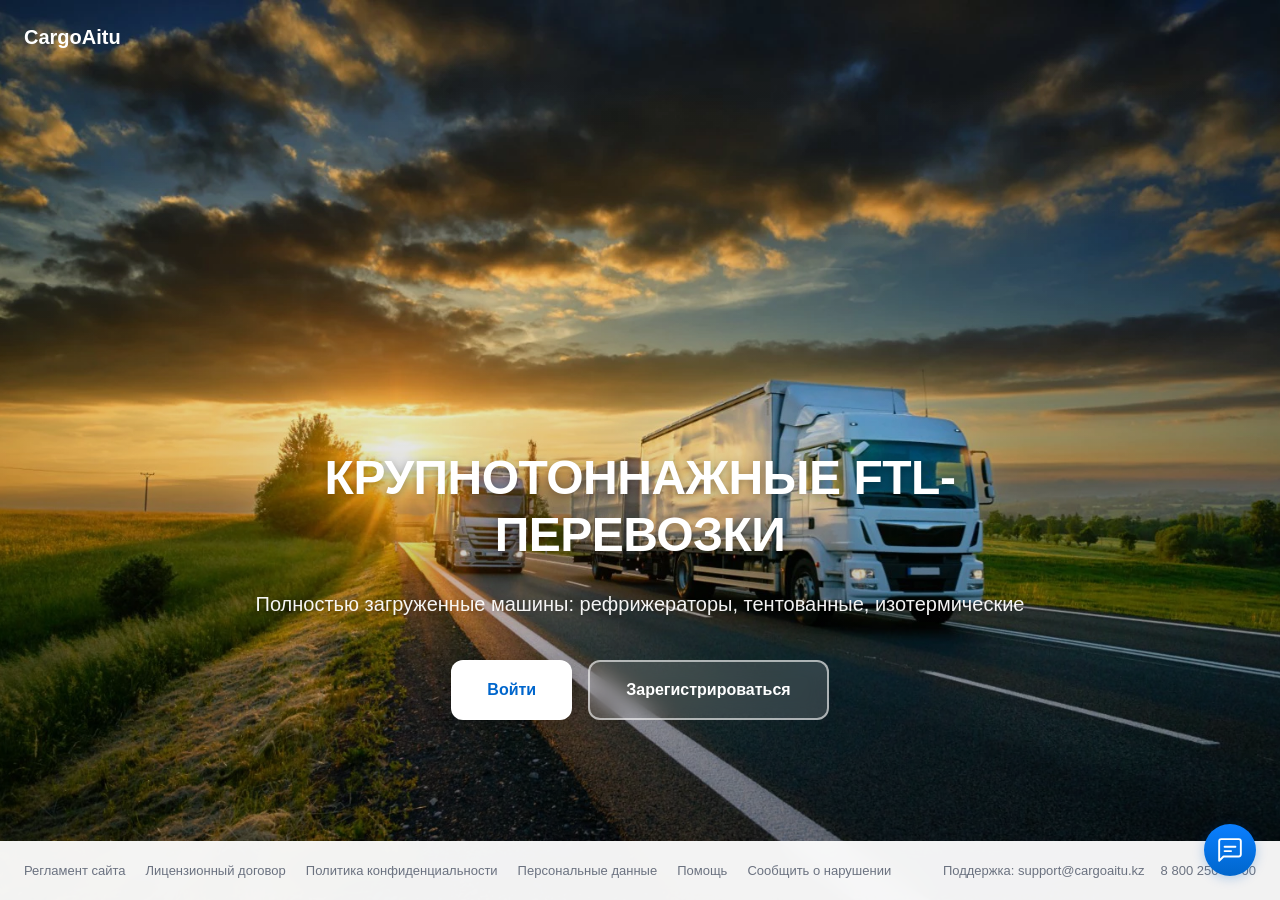
<file: frontend/index.html>
<!DOCTYPE html>
<html lang="ru">
<head>
  <meta charset="UTF-8" />
  <meta name="viewport" content="width=device-width, initial-scale=1.0">
  <title>Заявки — CargoAitu</title>
  <link rel="icon" href="data:image/svg+xml,%3Csvg xmlns='http://www.w3.org/2000/svg' viewBox='0 0 32 32'%3E%3Crect width='32' height='32' rx='7' fill='%230066cc'/%3E%3Cpath fill='white' d='M7 10h12v4H7V10zm0 6h8v8H7v-8zm10 0h8l2 2v6h-10v-8z'/%3E%3C/svg%3E">
  
  <script>
    (function() {
      const userStr = localStorage.getItem('user');
      const isAuth = localStorage.getItem('isAuthenticated') === 'true';
      const isAuthenticated = userStr && isAuth;
      
      if (isAuthenticated) {
        document.documentElement.classList.add('authenticated');
      } else {
        document.documentElement.classList.remove('authenticated');
      }
    })();
  </script>
  
  
  <style>
    
    p.filters-subtitle {
      font-family: -apple-system, BlinkMacSystemFont, 'Segoe UI', 'Roboto', 'Helvetica Neue', Arial, sans-serif;
      font-size: 14px;
      line-height: 1.5;
      color: #6b7280;
      margin: 4px 0 12px 0;
      font-weight: 400;
    }
    h2.filters-title {
      font-family: -apple-system, BlinkMacSystemFont, 'Segoe UI', 'Roboto', 'Helvetica Neue', Arial, sans-serif;
      font-size: 20px;
      font-weight: 600;
      color: #1a1a1a;
      margin: 0 0 8px 0;
      line-height: 1.4;
    }
    .filters-header {
      display: flex;
      justify-content: space-between;
      align-items: center;
      margin-bottom: 20px;
    }
    .filters-title-section {
      flex: 1;
    }
    
    body {
      font-family: -apple-system, BlinkMacSystemFont, 'Segoe UI', 'Roboto', 'Helvetica Neue', Arial, sans-serif;
      background: #f5f6f8;
      color: #1a1a1a;
      margin: 0;
      padding: 0;
    }
    .main {
      padding: 32px 24px;
      background: #f5f6f8;
      
      width: 100%;
      box-sizing: border-box;
    }
    .content {
      max-width: 1400px;
      margin: 0 auto;
    }
    .filters {
      background: #ffffff;
      border: 1px solid #e5e7eb;
      border-radius: 12px;
      padding: 24px;
      margin-bottom: 24px;
    }
  </style>
  
  <link rel="preload" href="styles.css?v=33" as="style" onload="this.onload=null;this.rel='stylesheet'">
  <noscript>
    <link rel="stylesheet" href="styles.css?v=33">
  </noscript>
  <script>
    !function(e){"use strict";var t=function(t,n,o){var i,r=e.document,a=r.createElement("link");if(n)i=n;else{var l=(r.body||r.getElementsByTagName("head")[0]).childNodes;i=l[l.length-1]}var d=r.styleSheets;a.rel="stylesheet",a.href=t,a.media="only x",function e(t){if(r.body)return t();setTimeout(function(){e(t)})}(function(){i.parentNode.insertBefore(a,n?i:i.nextSibling)});var f=function(e){for(var t=a.href,n=d.length;n--;)if(d[n].href===t)return e();setTimeout(function(){f(e)})};return a.addEventListener&&a.addEventListener("load",function(){this.media=o||"all"}),a.onloadcssdefined=f,f(function(){a.media!==o&&(a.media=o||"all")}),a};"undefined"!=typeof exports?exports.loadCSS=t:e.loadCSS=t}("undefined"!=typeof global?global:this);
    setTimeout(function() {
      var link = document.querySelector('link[rel="preload"][as="style"]');
      if (link && link.rel === 'preload') {
        loadCSS('styles.css?v=33');
      }
    }, 3000);
  </script>
</head>
<body class="page-loading page-requests">

<header class="header">
  <div class="header-inner">
    <div class="logo">CargoAitu</div>
    <nav class="nav" id="mainNav">
      <a href="#" class="nav-item active" data-page="requests">Заявки</a>
      <a href="#" class="nav-item" data-page="organizations">Организации</a>
      <a href="#" class="nav-item" data-page="partners">Партнёры</a>
    </nav>
    <div class="header-actions">
      <div class="search">
        <svg width="16" height="16" viewBox="0 0 16 16" fill="none">
          <path d="M7 12A5 5 0 1 0 7 2a5 5 0 0 0 0 10zM13 13l-3-3" stroke="currentColor" stroke-width="1.5" stroke-linecap="round"/>
        </svg>
        <input type="text" id="requestsSearchInput" placeholder="Найти заявку..." oninput="filterRequestsBySearch()" />
        <button class="search-clear" id="requestsSearchClear" onclick="clearRequestsSearch()" style="display: none;">
          <svg width="16" height="16" viewBox="0 0 16 16" fill="none">
            <path d="M12 4L4 12M4 4l8 8" stroke="currentColor" stroke-width="1.5" stroke-linecap="round"/>
          </svg>
        </button>
      </div>
      <div id="userHeaderInfo" class="user" style="display: none;">
        <div class="user-profile-trigger" id="userProfileTrigger">
          <span class="user-name-main" id="headerUserName">-</span>
          <span class="user-name-full" id="headerUserFullName">-</span>
          <svg class="user-caret" width="12" height="12" viewBox="0 0 12 12" fill="none">
            <path d="M2 4L6 8L10 4" stroke="currentColor" stroke-width="1.5" stroke-linecap="round" stroke-linejoin="round"/>
          </svg>
        </div>
        <div id="userProfileDropdown" class="user-profile-dropdown" style="display: none;">
          <div class="dropdown-header">
            <div class="dropdown-user-name" id="dropdownUserName">-</div>
            <div class="dropdown-user-role" id="dropdownUserRole">-</div>
          </div>
          <div class="dropdown-menu">
            <a href="trucks.html" class="dropdown-item">
              <span>Машины</span>
            </a>
            <a href="drivers.html" class="dropdown-item">
              <span>Водители</span>
            </a>
            <a href="messages.html" class="dropdown-item" id="messagesMenuItem">
              <span>Уведомления</span>
              <span class="dropdown-badge" id="messagesBadge" style="display: none;">0</span>
            </a>
            <a href="#" class="dropdown-item" id="paymentDetailsMenuItem">
              <span>Платёжные реквизиты</span>
            </a>
            <a href="egov-company.html" class="dropdown-item" id="egovCompanyMenuItem" target="_blank" rel="noopener noreferrer">
              <span>Проверить компанию</span>
            </a>
            <div class="dropdown-divider"></div>
            <a href="#" class="dropdown-item dropdown-item-danger" id="logoutMenuItem">
              <span>Выйти</span>
            </a>
          </div>
        </div>
      </div>
      <div id="headerAuthButtons">
        <a href="login.html" class="btn-login">Войти</a>
      </div>
    </div>
  </div>
</header>


<div id="landingPage" class="landing-page" style="display: none;">
  <div class="landing-hero">
    <div class="landing-content">
      <h1 class="landing-title">КРУПНОТОННАЖНЫЕ FTL-ПЕРЕВОЗКИ</h1>
      <p class="landing-subtitle">Полностью загруженные машины: рефрижераторы, тентованные, изотермические</p>
      <div class="landing-actions">
        <a href="login.html" class="btn-landing-primary">Войти</a>
        <a href="login.html" class="btn-landing-secondary">Зарегистрироваться</a>
      </div>
    </div>
    <footer class="landing-footer">
      <div class="landing-footer-content">
        <div class="landing-footer-links">
          <a href="#">Регламент сайта</a>
          <a href="#">Лицензионный договор</a>
          <a href="#">Политика конфиденциальности</a>
          <a href="#">Персональные данные</a>
          <a href="#">Помощь</a>
          <a href="#">Сообщить о нарушении</a>
        </div>
        <div class="landing-footer-contact">
          <span>Поддержка: support@cargoaitu.kz</span>
          <span>8 800 250-02-00</span>
        </div>
      </div>
    </footer>
  </div>
</div>


<main class="main page page-visible" id="mainContent">
  <div class="content">
    
    <div class="filters filters--marketplace">
      <div class="filters-header filters-header--market">
        <div class="filters-title-section">
          <div class="filters-title-row">
            <h2 class="filters-title" id="requestsMarketTitle">Биржа грузов</h2>
            <button type="button" class="market-help-trigger" id="marketHelpTrigger" aria-label="Справка по разделу" title="Биржа — все открытые заявки. «Мои заявки» — вы заказчик. «Я участвую» — вы уже сделали ставку. Фильтры и поиск не меняют данные на сервере, только отбор на экране.">?</button>
          </div>
          <p class="filters-subtitle filters-subtitle--market" id="requestsMarketSubtitle">Грузы и заявки на перевозку</p>
          <p class="market-result-count" id="requestsMarketCount" aria-live="polite"></p>
        </div>
        <div class="filters-header-actions">
          <span id="refreshIndicator" class="refresh-indicator refresh-indicator--market" title="Список обновляется автоматически каждые ~10 секунд, пока открыт раздел">
            <svg width="14" height="14" viewBox="0 0 14 14" fill="none">
              <path d="M7 1.5V4.5M7 9.5V12.5M2.5 7H5.5M8.5 7H11.5M10.5 3.5L9 5M5 9L3.5 10.5M10.5 10.5L9 9M5 5L3.5 3.5" stroke="currentColor" stroke-width="1.2" stroke-linecap="round"/>
            </svg>
          </span>
          <button id="createRequestBtn" class="btn-create btn-create--hero" type="button">
            <span class="btn-icon">+</span>
            Создать заявку
          </button>
        </div>
      </div>

      <div class="market-sticky-stack">
        <div class="market-tabs" role="tablist" aria-label="Режим просмотра заявок">
          <button type="button" class="market-tab market-tab--active" data-list-mode="all" role="tab" aria-selected="true">Все заявки</button>
          <button type="button" class="market-tab" data-list-mode="mine" role="tab" aria-selected="false">Мои заявки</button>
          <button type="button" class="market-tab" data-list-mode="participating" role="tab" aria-selected="false">Я участвую</button>
        </div>

        <div class="market-controls-row">
          <button type="button" class="market-filters-toggle" id="marketFiltersToggle" aria-expanded="false" aria-controls="marketFiltersPanel">
            Фильтры <span class="market-filters-toggle-chevron" aria-hidden="true">▼</span>
          </button>
          <div class="market-quick-chips" role="group" aria-label="Быстрые фильтры">
            <button type="button" class="market-quick-chip" data-quick="today">Сегодня</button>
            <button type="button" class="market-quick-chip" data-quick="price500k">До 500 000 ₸</button>
            <button type="button" class="market-quick-chip" data-quick="route-aa" title="Алматы → Астана">Алматы — Астана</button>
            <button type="button" class="market-quick-chip" data-quick="route-sa" title="Астана → Алматы">Астана — Алматы</button>
            <button type="button" class="market-quick-chip" data-quick="route-as" title="Алматы → Шымкент">Алматы — Шымкент</button>
          </div>
        </div>
      </div>

      <div id="marketFiltersPanel" class="market-filters-panel market-filters-panel--collapsed">
        <div class="market-filters-inner">
          <div class="market-filter-group">
            <div class="market-filter-group-title">Маршрут</div>
            <div class="market-filters-row">
              <label class="market-filter-field">
                <span class="market-filter-label">Откуда</span>
                <input type="text" id="filterFromCity" class="market-filter-input" placeholder="Город отправления" autocomplete="off" />
              </label>
              <label class="market-filter-field">
                <span class="market-filter-label">Куда</span>
                <input type="text" id="filterToCity" class="market-filter-input" placeholder="Город назначения" autocomplete="off" />
              </label>
            </div>
          </div>
          <div class="market-filter-group">
            <div class="market-filter-group-title">Стоимость, ₸</div>
            <div class="market-filters-row market-filters-row--pair">
              <label class="market-filter-field market-filter-field--narrow">
                <span class="market-filter-label">От</span>
                <input type="number" id="filterPriceMin" class="market-filter-input" placeholder="0" min="0" step="1000" />
              </label>
              <label class="market-filter-field market-filter-field--narrow">
                <span class="market-filter-label">До</span>
                <input type="number" id="filterPriceMax" class="market-filter-input" placeholder="Без лимита" min="0" step="1000" />
              </label>
            </div>
          </div>
          <div class="market-filter-group">
            <div class="market-filter-group-title">Дата погрузки</div>
            <div class="market-filters-row market-filters-row--pair">
              <label class="market-filter-field">
                <span class="market-filter-label">С</span>
                <input type="date" id="filterDateFrom" class="market-filter-input" />
              </label>
              <label class="market-filter-field">
                <span class="market-filter-label">По</span>
                <input type="date" id="filterDateTo" class="market-filter-input" />
              </label>
            </div>
          </div>
          <div class="market-filter-actions">
            <button type="button" class="market-filter-reset" id="filterResetBtn">Сбросить фильтры</button>
          </div>
        </div>
      </div>

      <div class="filter-tags filter-tags--market">
        <button type="button" class="tag" onclick="filterByStatus('active', this)">Активные</button>
        <button type="button" class="tag" onclick="filterByStatus('in_progress', this)">В работе</button>
        <button type="button" class="tag" onclick="filterByStatus('completed', this)">Выполненные</button>
        <button type="button" class="tag active" onclick="filterByStatus(null, this)">Все статусы</button>
      </div>
    </div>

    <div class="requests-grid-wrap">
      <div id="tableSkeleton" class="requests-grid-skeleton">
        <div class="request-card-skeleton"></div>
        <div class="request-card-skeleton"></div>
        <div class="request-card-skeleton"></div>
      </div>
      <div id="requestsTableBody" class="requests-grid table-body table-body--loading"></div>
    </div>
  </div>
</main>


<main id="organizationsSection" class="main page page-hidden">
  <div class="content">
    <div class="filters">
      <div class="filters-header filters-header--orgs">
        <div class="filters-title-section">
          <p class="org-page-kicker">Контрагенты</p>
          <h2 class="filters-title">Организации</h2>
          <p class="filters-subtitle">Проверьте компанию в реестре и оформите партнёрство для совместных сделок</p>
        </div>
      </div>
    </div>

    <div class="organizations-container" id="organizationsContainer">
      
      <div id="organizationsSkeleton" class="organizations-skeleton">
        <div class="organization-card skeleton">
          <div class="organization-header">
            <div class="organization-info">
              <div class="skeleton-text skeleton-title"></div>
              <div class="skeleton-text skeleton-subtitle"></div>
            </div>
            <div class="skeleton-badge"></div>
          </div>
          <div class="organization-details">
            <div class="skeleton-text"></div>
            <div class="skeleton-text"></div>
          </div>
          <div class="organization-actions">
            <div class="skeleton-button"></div>
          </div>
        </div>
        <div class="organization-card skeleton">
          <div class="organization-header">
            <div class="organization-info">
              <div class="skeleton-text skeleton-title"></div>
              <div class="skeleton-text skeleton-subtitle"></div>
            </div>
            <div class="skeleton-badge"></div>
          </div>
          <div class="organization-details">
            <div class="skeleton-text"></div>
            <div class="skeleton-text"></div>
          </div>
          <div class="organization-actions">
            <div class="skeleton-button"></div>
          </div>
        </div>
        <div class="organization-card skeleton">
          <div class="organization-header">
            <div class="organization-info">
              <div class="skeleton-text skeleton-title"></div>
              <div class="skeleton-text skeleton-subtitle"></div>
            </div>
            <div class="skeleton-badge"></div>
          </div>
          <div class="organization-details">
            <div class="skeleton-text"></div>
            <div class="skeleton-text"></div>
          </div>
          <div class="organization-actions">
            <div class="skeleton-button"></div>
          </div>
        </div>
      </div>
      
      <div id="organizationsContent" class="organizations-content hidden"></div>
    </div>
  </div>
</main>


<main id="partnersSection" class="main page page-hidden">
  <div class="content">
    <div class="filters">
      <div class="filters-header filters-header--orgs">
        <div class="filters-title-section">
          <p class="org-page-kicker">Связи</p>
          <h2 class="filters-title">Партнёры</h2>
          <p class="filters-subtitle">Активные договоры и запросы на подписание — без лишних уведомлений, в одном списке</p>
        </div>
      </div>
    </div>

    <div class="organizations-container" id="partnersContainer">
      <div id="partnersSkeleton" class="organizations-skeleton">
        <div class="organization-card skeleton">
          <div class="organization-header">
            <div class="organization-info">
              <div class="skeleton-text skeleton-title"></div>
              <div class="skeleton-text skeleton-subtitle"></div>
            </div>
            <div class="skeleton-badge"></div>
          </div>
          <div class="organization-details">
            <div class="skeleton-text"></div>
            <div class="skeleton-text"></div>
          </div>
          <div class="organization-actions">
            <div class="skeleton-button"></div>
          </div>
        </div>
      </div>
      <div id="partnersContent" class="organizations-content hidden"></div>
    </div>
  </div>
</main>


<div id="partnershipAgreementModal" class="modal" style="display: none;" role="dialog" aria-modal="true" aria-labelledby="partnershipAgreementTitle">
  <div class="modal-content modal-large" style="max-width: 760px;">
    <div class="modal-header">
      <h2 id="partnershipAgreementTitle">Договор партнёрства</h2>
      <button type="button" class="modal-close" id="partnershipAgreementCloseBtn" aria-label="Закрыть">&times;</button>
    </div>
    <div class="modal-body" style="padding: 0;">
      <iframe id="partnershipAgreementIframe" title="Текст договора партнёрства" style="width: 100%; min-height: 440px; border: 0; background: #fff;"></iframe>
    </div>
    <div id="partnershipAgreementSignFooter" class="modal-actions" style="display: none; flex-direction: column; align-items: stretch; gap: 12px; border-top: 1px solid #e5e7eb; padding-top: 16px;">
      <label style="display: flex; align-items: flex-start; gap: 10px; cursor: pointer; font-size: 14px; line-height: 1.4; color: #374151;">
        <input type="checkbox" id="partnershipAgreementAck" style="margin-top: 3px;" />
        <span>Я ознакомился(ась) с текстом договора и подписываю его своей электронной цифровой подписью (ЭЦП).</span>
      </label>
      <button type="button" class="btn-login" id="partnershipAgreementSignBtn" disabled>Подписать ЭЦП</button>
    </div>
  </div>
</div>


<div id="partnershipConfirmModal" class="modal" style="display: none;" role="dialog" aria-modal="true" aria-labelledby="partnershipConfirmTitle">
  <div class="modal-content" style="max-width: 440px;">
    <div class="modal-header">
      <h2 id="partnershipConfirmTitle">Партнёрство</h2>
      <button type="button" class="modal-close" id="partnershipConfirmCloseBtn" aria-label="Закрыть">&times;</button>
    </div>
    <div class="modal-body" style="padding: 16px 20px;">
      <p id="partnershipConfirmMessage" style="margin: 0; font-size: 15px; line-height: 1.5; color: var(--text-primary, #1f2937);">
        Отправить запрос на заключение партнёрства с этой компанией?
      </p>
    </div>
    <div class="modal-actions">
      <button type="button" class="btn-secondary" id="partnershipConfirmCancelBtn">Отмена</button>
      <button type="button" class="btn-login" id="partnershipConfirmOkBtn">Отправить</button>
    </div>
  </div>
</div>


<div id="orgEgovRegistryModal" class="modal" style="display: none;" role="dialog" aria-modal="true" aria-labelledby="orgEgovRegistryTitle">
  <div class="modal-content modal-large" style="max-width: 720px;">
    <div class="modal-header">
      <h2 id="orgEgovRegistryTitle">Данные из реестра</h2>
      <button type="button" class="modal-close" id="orgEgovRegistryCloseBtn" aria-label="Закрыть">&times;</button>
    </div>
    <div class="modal-body" style="padding: 16px 20px;">
      <p style="margin: 0 0 12px; font-size: 13px; color: var(--text-muted, #6b7280);">
        Сведения с портала <a href="https://data.egov.kz" target="_blank" rel="noopener noreferrer" style="color: var(--accent);">data.egov.kz</a> по БИН контрагента.
      </p>
      <div id="orgEgovRegistryLoading" style="display: none; text-align: center; padding: 24px; color: var(--text-muted);">Загрузка…</div>
      <div id="orgEgovRegistryInfo" style="display: none; margin-top: 8px; padding: 14px; background: #eff6ff; border: 1px solid #bfdbfe; border-radius: 8px; color: #1e3a8a; font-size: 14px; line-height: 1.5;">
        <span id="orgEgovRegistryInfoText"></span>
      </div>
      <div id="orgEgovRegistryError" style="display: none; margin-top: 8px; padding: 12px; background: #fef2f2; border-radius: 8px; color: #b91c1c; font-size: 14px;">
        <strong>Ошибка:</strong> <span id="orgEgovRegistryErrorText"></span>
      </div>
      <div id="orgEgovRegistryData" style="display: none;">
        <div class="payment-details-grid" id="orgEgovRegistryGrid"></div>
      </div>
    </div>
    <div class="modal-actions">
      <button type="button" class="btn-secondary" id="orgEgovRegistryOkBtn">Закрыть</button>
    </div>
  </div>
</div>

<section id="userSection" class="profile-section" style="display: none;">
      <div class="profile">
        <div class="profile-top">
          <div class="profile-avatar"></div>
          <div>
            <div class="profile-name" id="userFullName">-</div>
            <div class="profile-iin">ИИН: <span id="userIIN">-</span></div>
          </div>
        </div>
        <div class="profile-grid">
          <div class="profile-item">
            <div class="profile-label">Email</div>
            <div class="profile-value" id="userEmail">-</div>
          </div>
          <div class="profile-item">
            <div class="profile-label">Организация</div>
            <div class="profile-value" id="userCompany">-</div>
          </div>
          <div class="profile-item">
            <div class="profile-label">Серийный номер</div>
            <div class="profile-value" id="userCertSerial">-</div>
          </div>
          <div class="profile-item">
            <div class="profile-label">Издатель</div>
            <div class="profile-value" id="userCertIssuer">-</div>
          </div>
          <div class="profile-item">
            <div class="profile-label">Действителен до</div>
            <div class="profile-value" id="userCertValidTo">-</div>
          </div>
          <div class="profile-item">
            <div class="profile-label">Последний вход</div>
            <div class="profile-value" id="userLastLogin">-</div>
          </div>
        </div>
        
        
        <div class="payment-details-section" id="paymentDetailsSection" style="display: none;">
          <div class="payment-details-card">
            <div class="section-header">
              <h3>Платёжные реквизиты</h3>
              <button id="editPaymentDetailsBtn" class="btn-edit">Редактировать</button>
            </div>
            <div class="payment-details-grid" id="paymentDetailsGrid">
              <div class="payment-field">
                <label>Получатель<span class="required">*</span></label>
                <div class="value" id="paymentRecipient">—</div>
              </div>
              <div class="payment-field">
                <label>ИНН / БИН<span class="required">*</span></label>
                <div class="value" id="paymentIIN">—</div>
              </div>
              <div class="payment-field">
                <label>Банк получателя<span class="required">*</span></label>
                <div class="value empty" id="paymentBankName">Не указан</div>
              </div>
              <div class="payment-field">
                <label>БИК<span class="required">*</span></label>
                <div class="value empty" id="paymentBIK">Не указан</div>
              </div>
              <div class="payment-field">
                <label>Расчётный счёт (IBAN / Р/С)<span class="required">*</span></label>
                <div class="value empty" id="paymentAccount">Не указан</div>
              </div>
              <div class="payment-field">
                <label>Корр. счёт</label>
                <div class="value empty" id="paymentCorrAccount">—</div>
              </div>
              <div class="payment-field">
                <label>КПП (если РФ)</label>
                <div class="value empty" id="paymentKPP">—</div>
              </div>
              <div class="payment-field">
                <label>Валюта</label>
                <div class="value" id="paymentCurrencyDisplay">KZT</div>
              </div>
            </div>
            <div class="payment-details-hint">
              Эти реквизиты используются для автоматического формирования счётов на оплату.
            </div>
          </div>
        </div>
        
        
        <div class="payment-details-section" id="egovCompanySection" style="display: none;">
          <div class="payment-details-card">
            <div class="section-header">
              <h3>Данные компании из реестра</h3>
              <button id="loadEgovDataBtn" class="btn-edit">Проверить компанию</button>
            </div>
            <div style="margin-top: 16px; padding: 12px; background: var(--surface-muted); border-radius: 8px; color: var(--text-muted); font-size: 14px;">
              Укажите БИН в платёжных реквизитах и нажмите "Проверить компанию" для получения официальных данных из реестра юридических лиц.
            </div>
            <div id="egovCompanyData" style="display: none;">
              <div class="payment-details-grid" id="egovCompanyGrid">
                
              </div>
              <div class="payment-details-hint" style="margin-top: 14px;">
                <small>Данные получены с портала <a href="https://data.egov.kz" target="_blank" style="color: var(--accent);">data.egov.kz</a></small>
              </div>
            </div>
            <div id="egovCompanyError" style="display: none; margin-top: 16px;">
              <div class="error-message" style="padding: 12px; border-radius: 8px; background: #fee; border: 1px solid #fcc; color: #c33;">
                <strong>Ошибка:</strong> <span id="egovErrorText"></span>
              </div>
            </div>
            <div id="egovCompanyLoading" style="display: none; text-align: center; padding: 20px; color: var(--text-muted);">
              ⏳ Загрузка данных...
            </div>
          </div>
        </div>
        
        <button id="logoutBtn" class="btn-logout">Выйти</button>
      </div>
    </section>

  </div>
</main>


<div id="createRequestModal" class="modal" style="display: none;">
  <div class="modal-content">
    <div class="modal-header">
      <h2>Создать заявку на перевозку</h2>
      <button class="modal-close" onclick="closeCreateModal()">&times;</button>
    </div>
    <form id="createRequestForm" onsubmit="createRequest(event)">
      <div class="form-section">
        <div class="form-section-title">Основная информация</div>
        <div class="form-grid">
          <div class="form-field full-width">
            <label>Название заявки <span class="required">*</span></label>
            <input type="text" id="requestTitle" placeholder="Например: Доставка товаров из Астаны в Алматы" required />
          </div>
          <div class="form-field">
            <label>Тип кузова</label>
            <select id="requestBodyType">
              <option value="">Загрузка…</option>
            </select>
          </div>
          <div class="form-field">
            <label>Тип груза</label>
            <input type="text" id="requestCargoType" placeholder="Например: Одежда, продукты" />
          </div>
        </div>
      </div>

      <div class="form-section">
        <div class="form-section-title">Маршрут</div>
        <div class="form-grid">
          <div class="form-field">
            <label>Город отправления <span class="required">*</span></label>
            <input type="text" id="requestFromCity" placeholder="Например: Астана" required />
          </div>
          <div class="form-field">
            <label>Город назначения <span class="required">*</span></label>
            <input type="text" id="requestToCity" placeholder="Например: Алматы" required />
          </div>
          <div class="form-field">
            <label>Адрес отправления</label>
            <input type="text" id="requestFromAddress" placeholder="Улица, дом" />
          </div>
          <div class="form-field">
            <label>Адрес назначения</label>
            <input type="text" id="requestToAddress" placeholder="Улица, дом" />
          </div>
        </div>
        
        <div class="form-field full-width" style="margin-top: 20px;">
          <label>Маршрут на карте</label>
          <div id="createRequestMap" style="position: relative; width: 100%; height: 400px; border-radius: 8px; border: 1px solid #e5e7eb; background: #f3f4f6; cursor: pointer;">
            <div id="createRequestMapPlaceholder" style="position: absolute; inset: 0; display: flex; align-items: center; justify-content: center; text-align: center; padding: 16px; color: #6b7280; font-size: 14px; z-index: 1; pointer-events: none;">Начните вводить маршрут выше или нажмите сюда — карта загрузится по запросу</div>
          </div>
        </div>
      </div>

      <div class="form-section">
        <div class="form-section-title">Сроки</div>
        <div class="form-grid">
          <div class="form-field">
            <label>Дата погрузки <span class="required">*</span></label>
            <input type="datetime-local" id="requestLoadingDate" required />
          </div>
          <div class="form-field">
            <label>Желаемая дата доставки</label>
            <input type="datetime-local" id="requestDeliveryDate" />
          </div>
        </div>
      </div>

      <div class="form-section">
        <div class="form-section-title">Аукцион</div>
        <div class="form-grid">
          <div class="form-field">
            <label>Тип аукциона</label>
            <div style="padding: 10px 12px; background: #f9fafb; border: 1px solid #e5e7eb; border-radius: 8px; font-size: 14px; color: #374151;">
              Открытый — все участники видят ставки
            </div>
            <input type="hidden" id="requestAuctionType" value="OPEN" />
          </div>
          <div class="form-field">
            <label>Начало приема ставок</label>
            <input type="datetime-local" id="requestBiddingStartedAt" />
            <small style="color: #6b7280; font-size: 12px;">Если не указано, начнется сразу</small>
          </div>
          <div class="form-field">
            <label>Окончание приема ставок</label>
            <input type="datetime-local" id="requestBiddingEndsAt" />
            <small style="color: #6b7280; font-size: 12px;">Если не указать: 24 ч (экспресс — 2 ч)</small>
          </div>
        </div>
      </div>

      <div class="form-section">
        <div class="form-grid">
          <div class="form-field">
            <label>Вес (кг)</label>
            <input type="number" id="requestWeight" step="0.01" placeholder="0.00" />
          </div>
          <div class="form-field">
            <label>Объем (м³)</label>
            <input type="number" id="requestVolume" step="0.01" placeholder="0.00" />
          </div>
          <div class="form-field">
            <label>Максимальная цена (₸)</label>
            <input type="number" id="requestMaxPrice" step="0.01" placeholder="0.00" />
            <small style="color: #6b7280; font-size: 12px;">Потолок для ставок перевозчиков</small>
          </div>
          <div class="form-field">
            <label>
              <input type="checkbox" id="requestIsExpress" />
              Экспресс: окно приёма ставок 2 ч; автовыбор — среди 5 самых ранних ставок по цене и рейтингу
            </label>
          </div>
        </div>
      </div>

      <div class="form-section">
        <div class="form-section-title">Дополнительная информация</div>
        <div class="form-grid">
          <div class="form-field full-width">
            <label>Описание груза</label>
            <textarea id="requestDescription" rows="3" placeholder="Подробное описание груза, требования к перевозке..."></textarea>
          </div>
          <div class="form-field full-width">
            <label>Дополнительные условия</label>
            <textarea id="requestConditions" rows="2" placeholder="Особые требования, условия оплаты..."></textarea>
          </div>
        </div>
      </div>

      <div class="modal-actions">
        <button type="button" class="btn-secondary" onclick="closeCreateModal()">Отмена</button>
        <button type="submit" class="btn-login">Создать заявку</button>
      </div>
    </form>
  </div>
</div>


<div id="requestDetailModal" class="modal" style="display: none;">
  <div class="modal-content modal-large rd-detail-modal">
    <div class="modal-header rd-detail-header">
      <div class="modal-header-content rd-detail-header__inner">
        <div class="rd-detail-header__main">
          <div class="rd-detail-header__row-top">
            <h2 id="detailRequestNumber" class="rd-detail-header__id">№-</h2>
            <div class="request-status-badge" id="detailRequestStatus">-</div>
          </div>
          <div class="rd-detail-header__route" id="detailRequestRoute">-</div>
          <div class="rd-detail-header__dates" id="detailRequestDates">-</div>
          <div class="rd-detail-header__price" id="detailRequestPrice">-</div>
        </div>
      </div>
      <button type="button" class="modal-close" onclick="closeRequestDetailModal()">&times;</button>
    </div>

    <div id="carrierAwaitingBanner" class="carrier-await-banner" style="display: none;" role="region" aria-label="Подтверждение заказа">
      <p class="carrier-await-banner__text">Заказчик выбрал вас исполнителем. Подтвердите заказ или откажитесь — до ответа заявка остаётся в ожидании.</p>
      <div class="carrier-await-banner__actions">
        <button type="button" class="btn-login" onclick="carrierAcceptRequest()">Подтвердить заказ</button>
        <button type="button" class="btn-secondary" onclick="carrierDeclineRequest()">Отказаться</button>
      </div>
    </div>
    
    <div class="modal-tabs">
      <button class="tab-btn active" data-tab="info" onclick="switchTab('info')">Информация</button>
      <button class="tab-btn" data-tab="bids" onclick="switchTab('bids')" id="tabBids">Ставки</button>
      <button class="tab-btn" data-tab="carrier" onclick="switchTab('carrier')" id="tabCarrier" style="display: none;">Перевозчик</button>
      <button class="tab-btn" data-tab="conditions" onclick="switchTab('conditions')">Условия</button>
      <button class="tab-btn" data-tab="contract" onclick="switchTab('contract')" id="tabContract" style="display: none;">Контракт</button>
      <button class="tab-btn" data-tab="closing" onclick="switchTab('closing')" id="tabClosing" style="display: none;">Закрытие</button>
      <button class="tab-btn" data-tab="history" onclick="switchTab('history')" id="tabHistory">Изменения</button>
    </div>
    
    <div class="modal-body rd-detail-body">
      
      <div id="detailSkeleton" class="detail-skeleton hidden">
        <div class="detail-skeleton-header">
          <div class="detail-skeleton-row">
            <div class="detail-skeleton-cell detail-skeleton-id"></div>
            <div class="detail-skeleton-cell detail-skeleton-status"></div>
            <div class="detail-skeleton-cell detail-skeleton-route">
              <div class="detail-skeleton-route-cities"></div>
              <div class="detail-skeleton-route-distance"></div>
            </div>
            <div class="detail-skeleton-cell detail-skeleton-date"></div>
            <div class="detail-skeleton-cell detail-skeleton-price"></div>
            <div class="detail-skeleton-cell detail-skeleton-action"></div>
            <div class="detail-skeleton-cell detail-skeleton-empty"></div>
          </div>
        </div>
      </div>
      
      
      <div class="tab-content active" id="tab-info">
        <div class="detail-section">
          <h3>Основная информация</h3>
          <div class="detail-grid">
            <div class="detail-item">
              <label>Название</label>
              <div id="detailTitle">-</div>
            </div>
            <div class="detail-item">
              <label>Заказчик</label>
              <div id="detailCustomer">-</div>
            </div>
            <div class="detail-item">
              <label>Тип кузова</label>
              <div id="detailBodyType">-</div>
            </div>
            <div class="detail-item">
              <label>Тип груза</label>
              <div id="detailCargoType">-</div>
            </div>
            <div class="detail-item">
              <label>Вес</label>
              <div id="detailWeight">-</div>
            </div>
            <div class="detail-item">
              <label>Объем</label>
              <div id="detailVolume">-</div>
            </div>
          </div>
        </div>
        
        <div class="detail-section">
          <h3>Маршрут</h3>
          <div class="detail-grid">
            <div class="detail-item">
              <label>Откуда</label>
              <div id="detailFrom">-</div>
            </div>
            <div class="detail-item">
              <label>Куда</label>
              <div id="detailTo">-</div>
            </div>
            <div class="detail-item full-width">
              <label>Адрес отправления</label>
              <div id="detailFromAddress">-</div>
            </div>
            <div class="detail-item full-width">
              <label>Адрес назначения</label>
              <div id="detailToAddress">-</div>
            </div>
            <div class="detail-item">
              <label>Расстояние</label>
              <div id="detailDistance">-</div>
            </div>
          </div>
          <div class="rd-map-card">
            <div class="rd-map-card__head">
              <div class="rd-map-card__route" id="detailRouteMapTitle">—</div>
              <div class="rd-map-card__meta" id="detailRouteMapMeta">—</div>
            </div>
            <div id="detailRequestMap" class="rd-map-card__canvas" role="application" aria-label="Карта маршрута"></div>
          </div>
        </div>
        
        <div class="detail-section" id="auctionInfo" style="display: none;">
          <h3>О торгах</h3>
          <div class="detail-grid">
            <div class="detail-item">
              <label>Формат торгов</label>
              <div>Аукцион</div>
            </div>
            <div class="detail-item">
              <label>Максимальная цена (потолок)</label>
              <div id="detailMaxPrice">-</div>
            </div>
            <div class="detail-item">
              <label>Создана</label>
              <div id="detailCreatedAt">-</div>
            </div>
          </div>
        </div>
      </div>
      
      
      <div class="tab-content" id="tab-bids">
        <div class="bids-header">
          <h3>Ставки: <span id="bidsCount">0</span></h3>
          <button class="btn-update" onclick="loadBidsForDetail()" title="Обновить список ставок">Обновить</button>
        </div>
        <div id="bidsList" class="bids-list">
          <div class="empty">
            <div class="empty-icon"></div>
            <div class="empty-title">Нет ставок</div>
            <div class="empty-text">Пока никто не подал предложение на эту заявку</div>
          </div>
        </div>
      </div>
      
      
      <div class="tab-content" id="tab-carrier">
        
        <button type="button" id="btnAssignDriver" onclick="openAssignDriverModal()" style="position:absolute;width:1px;height:1px;padding:0;margin:-1px;overflow:hidden;clip:rect(0,0,0,0);border:0;" tabindex="-1" aria-hidden="true">Назначить водителя</button>
        <button type="button" id="btnAssignVehicle" onclick="openAssignVehicleModal()" style="position:absolute;width:1px;height:1px;padding:0;margin:-1px;overflow:hidden;clip:rect(0,0,0,0);border:0;" tabindex="-1" aria-hidden="true">Назначить машину</button>
        <button type="button" id="btnCreateContract" onclick="createContract()" style="position:absolute;width:1px;height:1px;padding:0;margin:-1px;overflow:hidden;clip:rect(0,0,0,0);border:0;" tabindex="-1" aria-hidden="true">Создать договор-заявку</button>

        <div id="carrierSetupPanel" class="carrier-setup-panel" style="display: none;">
          <div class="carrier-setup-card">
            <h3 class="carrier-setup-title">Настройка перевозки</h3>
            <p class="carrier-setup-phase" id="carrierSetupPhaseLine"></p>
            <div class="carrier-setup-steps" id="carrierSetupSteps" aria-label="Этапы настройки"></div>
            <div class="carrier-setup-alert" id="carrierSetupAlert" role="status"></div>
            <div class="carrier-setup-cta-row" id="carrierSetupMainCta"></div>
            <div class="carrier-setup-subactions" id="carrierSetupSubactions"></div>
            <div class="carrier-setup-summary" id="carrierSetupSummary" hidden></div>
            <div class="carrier-setup-contract" id="carrierSetupContract"></div>
          </div>
        </div>

        <div class="detail-section carrier-company-block">
          <h3>Перевозчик</h3>
          <div class="detail-grid">
            <div class="detail-item">
              <label>Название</label>
              <div id="detailCarrierName">-</div>
            </div>
            <div class="detail-item">
              <label>ИНН</label>
              <div id="detailCarrierINN">-</div>
            </div>
            <div class="detail-item">
              <label>Телефон</label>
              <div id="detailCarrierPhone">-</div>
            </div>
          </div>
        </div>
      </div>
      
      
      <div class="tab-content" id="tab-history">
        <div class="detail-section">
          <h3>История изменений</h3>
          <div id="requestHistory" class="history-list">
            <div class="empty">
              <div class="empty-icon"></div>
              <div class="empty-title">Загрузка истории...</div>
            </div>
          </div>
        </div>
      </div>
      
      
      <div class="tab-content" id="tab-conditions">
        <div class="detail-section">
          <h3>Условия перевозки</h3>
          <div class="conditions-content" id="detailConditions">-</div>
        </div>
        
        <div class="detail-section">
          <h3>Описание груза</h3>
          <div class="conditions-content" id="detailDescription">-</div>
        </div>
      </div>
      
      
      <div class="tab-content" id="tab-contract">
        <div id="contractContent">
          <div class="empty">
            <div class="empty-icon"></div>
            <div class="empty-title">Загрузка контракта...</div>
          </div>
        </div>
      </div>
      
      
      <div class="tab-content" id="tab-closing">
        <div id="closingContent">
          <div class="empty">
            <div class="empty-icon"></div>
            <div class="empty-title">Загрузка...</div>
          </div>
        </div>
      </div>
    </div>
  </div>
</div>


<div id="bidModal" class="modal bid-modal" style="display: none;">
  <div class="modal-content bid-modal__content">
    <div class="modal-header bid-modal__header">
      <div class="bid-modal__header-text">
        <h2 id="bidModalTitle">Сделать ставку</h2>
        <p class="bid-modal__subtitle">Укажите цену и условия — заказчик увидит ваш отклик на бирже</p>
      </div>
      <button type="button" class="modal-close bid-modal__close" onclick="closeBidModal()" aria-label="Закрыть">&times;</button>
    </div>
    <form id="bidForm" onsubmit="submitBid(event)">
      <input type="hidden" id="bidRequestId" />
      <input type="hidden" id="bidId" />
      <input type="hidden" id="bidContextDistanceKm" value="" />

      <div class="modal-body bid-modal__body">
        <div id="bidModalContextCard" class="bid-modal__context">
          <div class="bid-modal__context-route" id="bidContextRoute">—</div>
          <div class="bid-modal__context-meta">
            <span class="bid-modal__context-item" id="bidContextDistance">—</span>
            <span class="bid-modal__dot" aria-hidden="true">·</span>
            <span class="bid-modal__context-item" id="bidContextLoadingDate">—</span>
            <span class="bid-modal__dot" aria-hidden="true">·</span>
            <span class="bid-modal__context-item" id="bidContextBudget">—</span>
          </div>
        </div>

        <div id="bidModalMarketStrip" class="bid-modal__market bid-modal__market--panel">
          <div class="bid-modal__market-inner">
            <div class="bid-modal__market-cell">
              <span class="bid-modal__market-label">Предложений на бирже</span>
              <strong id="bidMarketCountText" class="bid-modal__market-value">—</strong>
            </div>
            <div class="bid-modal__market-divider" aria-hidden="true"></div>
            <div class="bid-modal__market-cell bid-modal__market-cell--best">
              <span class="bid-modal__market-label">Лучшая цена</span>
              <strong id="bidMarketBestPrice" class="bid-modal__market-value bid-modal__market-best">—</strong>
            </div>
          </div>
        </div>

        <div class="bid-modal__layout">
          <section class="bid-modal__price-hero" aria-labelledby="bidPriceLabel">
            <label id="bidPriceLabel" class="bid-modal__price-label" for="bidPrice">Ваша цена</label>
            <div class="bid-modal__price-input-wrap">
              <input type="text" id="bidPrice" class="bid-modal__price-input" inputmode="numeric" autocomplete="off" placeholder="0" required />
              <span class="bid-modal__currency" aria-hidden="true">₸</span>
            </div>
            <p id="bidPriceRecHint" class="bid-modal__hint bid-modal__hint--rec" hidden></p>
            <p class="bid-modal__hint bid-modal__hint--muted bid-modal__hint--grid">Сумма кратна 10 000 ₸</p>
            <p id="bidPricePerKmLine" class="bid-modal__perkm bid-modal__perkm--sub"><span class="bid-modal__perkm-label">≈</span> <span id="bidPricePerKmDisplay">—</span> <span class="bid-modal__perkm-unit">₸/км</span> <span class="bid-modal__perkm-note">по расстоянию заявки</span></p>
            <p id="bidModalPositionHint" class="bid-modal__position" role="status" hidden></p>
          </section>

          <div class="bid-modal__field-rows">
            <div class="bid-modal__row-2">
              <div class="form-field">
                <label for="bidDeliveryTime">Срок доставки</label>
                <select id="bidDeliveryTime">
                  <option value="">Выберите</option>
                  <option value="1 день">1 день</option>
                  <option value="2 дня">2 дня</option>
                  <option value="3 дня">3 дня</option>
                  <option value="__other__">Другое</option>
                </select>
                <div id="bidDeliveryTimeOtherWrap" class="bid-modal__other-wrap" hidden>
                  <input type="text" id="bidDeliveryTimeOther" class="bid-modal__input" placeholder="Укажите срок" autocomplete="off" />
                </div>
              </div>
              <div class="form-field">
                <label for="bidVehicleCapacity">Грузоподъёмность (т)</label>
                <input type="number" id="bidVehicleCapacity" step="0.1" min="0" placeholder="Напр. 20" autocomplete="off" />
              </div>
            </div>
            <div class="bid-modal__row-2">
              <div class="form-field">
                <label for="bidVehicleBodyType">Тип кузова</label>
                <select id="bidVehicleBodyType">
                  <option value="">Выберите</option>
                  <option value="Тент">Тент</option>
                  <option value="Рефрижератор">Рефрижератор</option>
                  <option value="Изотерм">Изотерм</option>
                  <option value="Бортовой">Бортовой</option>
                  <option value="Площадка">Площадка</option>
                  <option value="Контейнеровоз">Контейнеровоз</option>
                  <option value="Цистерна">Цистерна</option>
                  <option value="Низкорамник">Низкорамник</option>
                  <option value="Автофургон">Автофургон</option>
                </select>
              </div>
              <div class="form-field">
                <label for="bidVehicleBrand">Марка / модель <span class="bid-modal__optional">необязательно</span></label>
                <input type="text" id="bidVehicleBrand" placeholder="Например: Volvo FH" autocomplete="off" />
              </div>
            </div>
          </div>

          <div class="form-field bid-modal__conditions">
            <label for="bidConditions">Условия и комментарий</label>
            <textarea id="bidConditions" rows="2" class="bid-modal__textarea-secondary" placeholder="Например: оплата по факту выгрузки; готовы к погрузке вечером; нужны сканы документов."></textarea>
          </div>
        </div>
      </div>
      <div class="modal-actions bid-modal__footer">
        <button type="button" class="btn-secondary" onclick="closeBidModal()">Отмена</button>
        <div class="bid-modal__submit-block">
          <button type="submit" class="btn-login bid-modal__submit" id="bidSubmitBtn">Сделать ставку</button>
          <p class="bid-modal__reassure">Вы сможете изменить ставку позже</p>
        </div>
      </div>
    </form>
  </div>
</div>


<div id="selectWinnerModal" class="modal" style="display: none;">
  <div class="modal-content modal-winner-pick">
    <div class="modal-header modal-winner-pick__header">
      <div class="modal-winner-pick__header-text">
        <button type="button" id="winnerModalBackBtn" class="btn-winner-modal-back" onclick="backFromCarrierInWinnerModal()" style="display: none;" aria-label="Назад к списку предложений">← Назад к списку</button>
        <h2 id="selectWinnerModalTitle" class="modal-winner-pick__title">Выберите перевозчика</h2>
        <p id="selectWinnerModalSubtitle" class="modal-winner-pick__subtitle">Сравните цены и условия, при необходимости откройте карточку. Затем подтвердите выбор одной кнопкой.</p>
      </div>
      <button type="button" class="modal-close" onclick="closeSelectWinnerModal()" aria-label="Закрыть">&times;</button>
    </div>
    <div class="modal-body modal-winner-pick__body">
      <div id="winnerBidsPanel" class="winner-modal-bids-panel">
        <div class="bids-selection-list" id="bidsSelectionList">
          
        </div>
      </div>
      <div id="carrierWinnerDetailPanel" class="winner-modal-carrier-panel" style="display: none;">
        <div id="carrierWinnerDetailContent" class="winner-modal-carrier-panel__inner"></div>
      </div>
    </div>
    <div id="winnerPickerFooter" class="modal-actions modal-winner-pick__footer">
      <button type="button" class="btn-winner-ghost" onclick="closeSelectWinnerModal()">Отмена</button>
      <div class="modal-winner-pick__footer-actions">
        <button type="button" class="btn-winner-auto-secondary" onclick="autoSelectWinner()">Автовыбор</button>
        <button type="button" id="btnConfirmWinner" class="btn-winner-confirm" disabled onclick="confirmWinnerPickerSelection()">Выбрать исполнителя</button>
      </div>
    </div>
  </div>
</div>


<div id="carrierInfoModal" class="modal carrier-profile-modal-wrap" style="display: none;">
  <div class="modal-content carrier-profile-modal">
    <div class="modal-header carrier-profile-modal__header">
      <h2 class="carrier-profile-modal__title">Перевозчик</h2>
      <button type="button" class="modal-close" onclick="closeCarrierInfoModal()" aria-label="Закрыть">&times;</button>
    </div>
    <div class="modal-body carrier-profile-modal__body">
      <div id="carrierInfoContent" class="carrier-profile-modal__scroll">
        <div class="empty">
          <div class="empty-icon"></div>
          <div class="empty-title">Загрузка информации...</div>
        </div>
      </div>
    </div>
  </div>
</div>


<div id="assignDriverModal" class="modal" style="display: none;">
  <div class="modal-content">
    <div class="modal-header">
      <h2>Назначить водителя</h2>
      <button class="modal-close" onclick="closeAssignDriverModal()">&times;</button>
    </div>
    <div class="modal-body">
      <div id="driversList" class="drivers-selection-list">
        <div class="empty">
          <div class="empty-icon"></div>
          <div class="empty-title">Загрузка водителей...</div>
        </div>
      </div>
    </div>
    <div class="modal-actions">
      <button type="button" class="btn-secondary" onclick="closeAssignDriverModal()">Отмена</button>
    </div>
  </div>
</div>


<div id="assignVehicleModal" class="modal" style="display: none;">
  <div class="modal-content">
    <div class="modal-header">
      <h2>Назначить машину</h2>
      <button class="modal-close" onclick="closeAssignVehicleModal()">&times;</button>
    </div>
    <div class="modal-body">
      <div id="vehiclesList" class="vehicles-selection-list">
        <div class="empty">
          <div class="empty-icon"></div>
          <div class="empty-title">Загрузка машин...</div>
        </div>
      </div>
    </div>
    <div class="modal-actions">
      <button type="button" class="btn-secondary" onclick="closeAssignVehicleModal()">Отмена</button>
    </div>
  </div>
</div>

<script src="egov-company-display.js?v=2" defer></script>

<script src="requests.js?v=42" defer></script>
<script src="organizations.js?v=12" defer></script>


<div class="chat-button" id="chatButton" onclick="toggleChat()" title="Поддержка" aria-label="Открыть чат поддержки">
  <svg width="26" height="26" viewBox="0 0 24 24" fill="none" xmlns="http://www.w3.org/2000/svg" aria-hidden="true">
    <path d="M20 2H4a2 2 0 00-2 2v18l4-4h14a2 2 0 002-2V4a2 2 0 00-2-2z" stroke="currentColor" stroke-width="1.75" stroke-linejoin="round"/>
    <path d="M7 9h10M7 13h6" stroke="currentColor" stroke-width="1.75" stroke-linecap="round"/>
  </svg>
</div>


<div class="chat-modal" id="chatModal" role="dialog" aria-labelledby="chatHeaderTitle" aria-modal="true">
  <div class="chat-modal-content">
    <div class="chat-header">
      <div class="chat-header-main">
        <div class="chat-header-avatar" aria-hidden="true">
          <span class="chat-header-avatar-text">C</span>
        </div>
        <div class="chat-header-text">
          <div class="chat-header-title-row">
            <h3 class="chat-header-title" id="chatHeaderTitle">Поддержка</h3>
            <span class="chat-header-status" title="Команда на связи">
              <span class="chat-header-status-dot" aria-hidden="true"></span>
              Онлайн
            </span>
          </div>
          <p class="chat-header-subtitle">Отвечаем обычно за 1–2 минуты</p>
        </div>
      </div>
      <button type="button" class="chat-close" onclick="toggleChat()" aria-label="Закрыть чат">
        <svg width="18" height="18" viewBox="0 0 24 24" fill="none" xmlns="http://www.w3.org/2000/svg">
          <path d="M18 6L6 18M6 6l12 12" stroke="currentColor" stroke-width="2" stroke-linecap="round"/>
        </svg>
      </button>
    </div>
    <div class="chat-messages" id="chatMessages">
      <div class="chat-onboarding" id="chatOnboarding">
        <p class="chat-onboarding-text">Выберите действие ниже или опишите вопрос — поможем с заявками, перевозчиками и заказами.</p>
      </div>
      <div class="chat-message chat-message-bot chat-message--animate">
        <div class="chat-message-avatar" aria-hidden="true">
          <span class="chat-message-avatar-inner">C</span>
        </div>
        <div class="chat-message-inner">
          <div class="chat-message-content chat-panel chat-panel--bot">
            <p class="chat-panel-text chat-panel-text--bot">Здравствуйте! Я помощник CargoAitu. Чем могу помочь?</p>
          </div>
          <div class="chat-actions" id="chatQuickActions">
            <button type="button" class="chat-action chat-action--primary" data-chat-quick="Создать заявку на перевозку груза">Создать заявку</button>
            <button type="button" class="chat-action chat-action--outline" data-chat-quick="Как найти перевозчика на CargoAitu?">Найти перевозчика</button>
            <button type="button" class="chat-action chat-action--outline" data-chat-quick="Проблема с моим заказом, что делать?">Проблема с заказом</button>
            <button type="button" class="chat-action chat-action--ghost" data-chat-quick="Связаться с оператором поддержки">Связаться с оператором</button>
          </div>
        </div>
      </div>
    </div>
    <div class="chat-suggestions-bar" id="chatSuggestions" aria-hidden="true">
      <div class="chat-suggestions-label">Часто спрашивают</div>
      <div class="chat-suggestions-row">
        <button type="button" class="chat-suggestion" data-chat-quick="Как подписать документ с ЭЦП на CargoAitu?">ЭЦП и документы</button>
        <button type="button" class="chat-suggestion" data-chat-quick="Как подать предложение на заявку?">Ставки</button>
        <button type="button" class="chat-suggestion" data-chat-quick="Контакты поддержки CargoAitu">Контакты</button>
      </div>
    </div>
    <div class="chat-input-wrap">
      <div class="chat-input-container">
        <input type="text" class="chat-input" id="chatInput" placeholder="Напишите сообщение..." autocomplete="off" maxlength="2000" onkeydown="handleChatKeyPress(event)">
        <button type="button" class="chat-send" onclick="sendChatMessage()" aria-label="Отправить сообщение">
          <svg width="18" height="18" viewBox="0 0 24 24" fill="none" xmlns="http://www.w3.org/2000/svg" aria-hidden="true">
            <path d="M22 2L11 13M22 2l-7 20-4-9-9-4 20-7z" stroke="currentColor" stroke-width="1.75" stroke-linecap="round" stroke-linejoin="round"/>
          </svg>
        </button>
      </div>
    </div>
  </div>
</div>


<div class="modal" id="logoutConfirmModal" style="display: none;">
  <div class="modal-content modal-content-sm">
    <div class="modal-header">
      <h2>Подтверждение выхода</h2>
      <button class="modal-close" onclick="closeLogoutConfirmModal()">
        <svg width="20" height="20" viewBox="0 0 20 20" fill="none" xmlns="http://www.w3.org/2000/svg">
          <path d="M15 5L5 15M5 5L15 15" stroke="currentColor" stroke-width="2" stroke-linecap="round" stroke-linejoin="round"/>
        </svg>
      </button>
    </div>
    <div class="modal-body">
      <p>Вы уверены, что хотите выйти из системы?</p>
    </div>
    <div class="modal-actions">
      <button type="button" class="btn-secondary" onclick="closeLogoutConfirmModal()">Отмена</button>
      <button type="button" class="btn-danger" id="confirmLogoutBtn">Выйти</button>
    </div>
  </div>
</div>


<div class="modal" id="paymentDetailsModal" style="display: none;" role="dialog" aria-modal="true" aria-labelledby="paymentDetailsModalTitle">
  <div class="modal-content pd-form-modal">
    <div class="modal-header pd-form-modal__header">
      <h2 id="paymentDetailsModalTitle">Платёжные реквизиты</h2>
      <button type="button" class="modal-close" onclick="closePaymentDetailsModal()" aria-label="Закрыть">&times;</button>
    </div>
    <div class="modal-body pd-form-modal__body">
      <p class="pd-form__legend"><span class="pd-form__req-mark">*</span> — обязательные поля</p>
      <form id="paymentDetailsForm" novalidate>
        <div class="pd-form__section">
          <h3 class="pd-form__section-title">Основные реквизиты</h3>
          <div class="pd-form__grid">
            <div class="pd-form__field" data-field="recipient_name">
              <label for="recipientName">Получатель <span class="required">*</span></label>
              <input type="text" id="recipientName" name="recipient_name" required autocomplete="organization" maxlength="500" />
              <span class="pd-form__error" id="recipientNameError" role="alert"></span>
              <span class="pd-form__hint">ФИО / ТОО / ИП</span>
            </div>
            <div class="pd-form__field" data-field="bank_name">
              <label for="bankName">Банк получателя <span class="required">*</span></label>
              <input type="text" id="bankName" name="bank_name" required maxlength="300" />
              <span class="pd-form__error" id="bankNameError" role="alert"></span>
              <span class="pd-form__hint">Полное наименование банка</span>
            </div>
            <div class="pd-form__field" data-field="bank_bik">
              <label for="bankBIK">БИК <span class="required">*</span></label>
              <input type="text" id="bankBIK" name="bank_bik" required inputmode="numeric" pattern="[0-9]*" maxlength="8" autocomplete="off" />
              <span class="pd-form__error" id="bankBIKError" role="alert"></span>
              <span class="pd-form__hint">8 цифр</span>
            </div>
            <div class="pd-form__field" data-field="bank_account">
              <label for="bankAccount">Расчётный счёт (IBAN) <span class="required">*</span></label>
              <input type="text" id="bankAccount" name="bank_account" required inputmode="text" maxlength="29" autocomplete="off" spellcheck="false" />
              <span class="pd-form__error" id="bankAccountError" role="alert"></span>
              <span class="pd-form__hint">KZ + 18 цифр</span>
            </div>
          </div>
        </div>

        <div class="pd-form__section">
          <h3 class="pd-form__section-title">Дополнительно</h3>
          <div class="pd-form__grid pd-form__grid--extras">
            <div class="pd-form__field" data-field="bank_corr_account">
              <label for="bankCorrAccount">Корр. счёт</label>
              <input type="text" id="bankCorrAccount" name="bank_corr_account" maxlength="50" autocomplete="off" />
              <span class="pd-form__error" id="bankCorrAccountError" role="alert"></span>
              <span class="pd-form__hint">При необходимости</span>
            </div>
            <div class="pd-form__field" data-field="kpp">
              <label for="kpp">КПП (если РФ)</label>
              <input type="text" id="kpp" name="kpp" maxlength="20" autocomplete="off" />
              <span class="pd-form__error" id="kppError" role="alert"></span>
              <span class="pd-form__hint">Только для РФ</span>
            </div>
            <div class="pd-form__field pd-form__field--currency" data-field="payment_currency">
              <label for="paymentCurrencySelect">Валюта</label>
              <select id="paymentCurrencySelect" name="payment_currency">
                <option value="KZT">KZT (₸)</option>
                <option value="RUB">RUB (₽)</option>
                <option value="USD">USD ($)</option>
                <option value="EUR">EUR (€)</option>
              </select>
              <span class="pd-form__error" id="paymentCurrencySelectError" role="alert"></span>
              <span class="pd-form__hint">Счёт и документы</span>
            </div>
          </div>
        </div>

        <div class="pd-form__section">
          <h3 class="pd-form__section-title">Юридическая информация</h3>
          <div class="pd-form__grid pd-form__grid--legal">
            <div class="pd-form__field pd-form__field--span" data-field="address">
              <label for="address">Адрес</label>
              <input type="text" id="address" name="address" maxlength="500" autocomplete="street-address" />
              <span class="pd-form__error" id="addressError" role="alert"></span>
              <span class="pd-form__hint">Юридический / почтовый</span>
            </div>
            <div class="pd-form__field" data-field="director_name">
              <label for="directorName">ФИО руководителя</label>
              <input type="text" id="directorName" name="director_name" maxlength="200" autocomplete="name" />
              <span class="pd-form__error" id="directorNameError" role="alert"></span>
              <span class="pd-form__hint">По желанию</span>
            </div>
            <div class="pd-form__field" data-field="accountant_name">
              <label for="accountantName">ФИО бухгалтера</label>
              <input type="text" id="accountantName" name="accountant_name" maxlength="200" autocomplete="name" />
              <span class="pd-form__error" id="accountantNameError" role="alert"></span>
              <span class="pd-form__hint">По желанию</span>
            </div>
          </div>
        </div>
      </form>
    </div>
    <div class="pd-form-modal__footer">
      <button type="button" class="pd-form__clear-link" id="clearPaymentDetailsBtn">Очистить форму</button>
      <div class="pd-form-modal__footer-actions">
        <button type="button" class="pd-form-modal__btn-cancel" onclick="closePaymentDetailsModal()">Отмена</button>
        <button type="button" class="btn-login" id="savePaymentDetailsBtn">Сохранить</button>
      </div>
    </div>
  </div>
</div>


<div class="modal" id="paymentDetailsRequiredModal" style="display: none;" role="dialog" aria-modal="true" aria-labelledby="pdRequiredTitle">
  <div class="modal-content modal-content-sm pd-req-modal">
    <button type="button" class="modal-close pd-req-modal__close" onclick="closePaymentDetailsRequiredModal()" aria-label="Закрыть">&times;</button>
    <div class="pd-req-modal__inner">
      <div class="pd-req-modal__icon-wrap" aria-hidden="true">
        <svg class="pd-req-modal__icon" xmlns="http://www.w3.org/2000/svg" fill="none" viewBox="0 0 24 24" stroke-width="1.5" stroke="currentColor">
          <path stroke-linecap="round" stroke-linejoin="round" d="M11.25 11.25l.041-.02a.75.75 0 011.063.852l-.708 2.836a.75.75 0 001.063.853l.041-.021M21 12a9 9 0 11-18 0 9 9 0 0118 0zm-9-3.75h.008v.008H12V8.25z" />
        </svg>
      </div>
      <div class="pd-req-modal__main">
        <h2 id="pdRequiredTitle" class="pd-req-modal__title">Заполните платёжные реквизиты</h2>
        <p class="pd-req-modal__lead">Чтобы создать счёт-фактуру, необходимо указать реквизиты получателя.</p>
        <div class="pd-req-modal__missing">
          <p class="pd-req-modal__missing-label">Не заполнено</p>
          <ul class="pd-req-modal__list" id="missingFieldsList"></ul>
        </div>
      </div>
    </div>
    <div class="modal-actions pd-req-modal__actions">
      <button type="button" class="pd-req-modal__btn-cancel" onclick="closePaymentDetailsRequiredModal()">Отмена</button>
      <button type="button" class="btn-login pd-req-modal__btn-primary" id="goToPaymentDetailsBtn">Перейти к заполнению →</button>
    </div>
  </div>
</div>


<div id="toastContainer" class="toast-container"></div>


<script type="module">
  window.loadNCALayer = function() {
    if (window.NCALayerClient) {
      return Promise.resolve();
    }
    
    return import('https://cdn.skypack.dev/ncalayer-js-client@latest').then(({ NCALayerClient }) => {
      window.NCALayerClient = NCALayerClient;
      window.dispatchEvent(new CustomEvent('ncalayer-loaded'));
      console.log('NCALayerClient загружен для подписания документов');
    }).catch(error => {
      console.warn('Не удалось загрузить NCALayerClient:', error);
      throw error;
    });
  };
</script>

<script src="page-transitions.js?v=1" defer></script>
<script src="script.js?v=4" defer></script>
<script src="toast.js?v=1" defer></script>
<script src="chat.js?v=4" defer></script>
<script src="notifications.js?v=6" defer></script>
<script src="maps.js?v=3" defer></script>
<script src="payment-details.js?v=6" defer></script>
<script src="egov-company.js?v=4" defer></script>
<script>
window.loadGoogleMaps = function() {
  if (window.google && window.google.maps) {
    if (typeof initGoogleMaps === 'function') {
      initGoogleMaps();
    }
    return Promise.resolve();
  }
  
  if (window.googleMapsLoading) {
    return window.googleMapsLoading;
  }
  
  window.googleMapsLoading = (async function() {
    try {
      const response = await fetch('https://cargoplatform.onrender.com/api/google-maps-key');
      if (!response.ok) {
        throw new Error('Google Maps API ключ не найден');
      }
      
      const data = await response.json();
      const apiKey = data.key;
      
      return new Promise((resolve, reject) => {
        const script = document.createElement('script');
        script.src = `https://maps.googleapis.com/maps/api/js?key=${apiKey}&libraries=places,geometry&callback=initGoogleMaps`;
        script.async = true;
        script.onload = resolve;
        script.onerror = reject;
        document.head.appendChild(script);
      });
    } catch (error) {
      console.warn('Не удалось загрузить Google Maps API:', error);
      window.googleMapsLoading = null;
      throw error;
    }
  })();
  
  return window.googleMapsLoading;
};
</script>
</body>
</html>
</file>
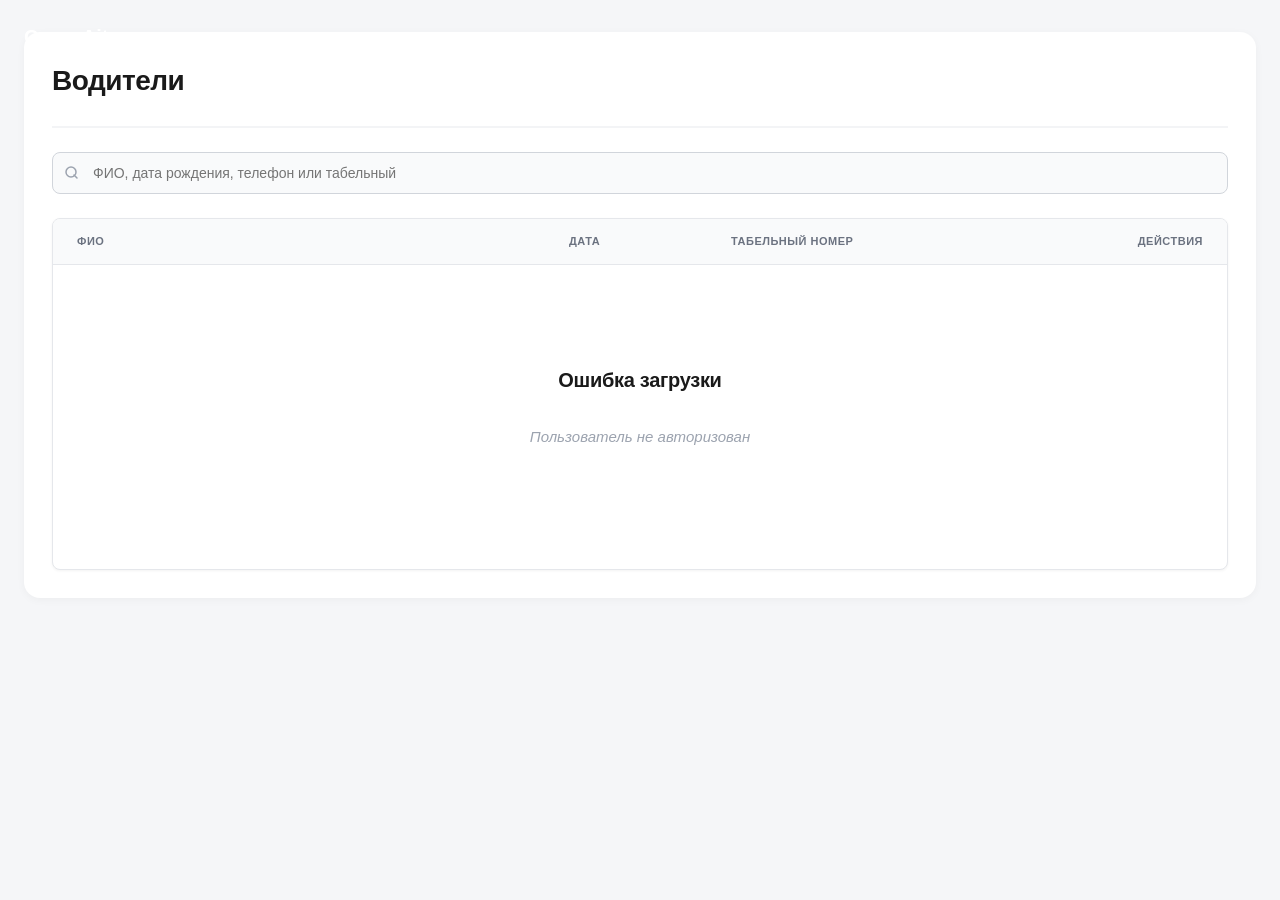
<file: frontend/drivers.html>
<!DOCTYPE html>
<html lang="ru">
<head>
  <meta charset="UTF-8" />
  <meta name="viewport" content="width=device-width, initial-scale=1.0">
  <title>Водители — CargoAitu</title>
  
  <link rel="stylesheet" href="styles.css?v=31" />
</head>
<body class="page-loading">

<header class="header">
  <div class="header-inner">
    <div class="logo">CargoAitu</div>
    <nav class="nav" id="mainNav">
      <a href="index.html" class="nav-item">Заявки</a>
      <a href="index.html#organizations" class="nav-item">Организации</a>
      <a href="index.html#partners" class="nav-item">Партнёры</a>
    </nav>
    <div class="header-actions">
      <div class="search">
        <svg width="16" height="16" viewBox="0 0 16 16" fill="none">
          <path d="M7 12A5 5 0 1 0 7 2a5 5 0 0 0 0 10zM13 13l-3-3" stroke="currentColor" stroke-width="1.5" stroke-linecap="round"/>
        </svg>
        <input type="text" placeholder="Найти заявку..." />
      </div>
      <div id="userHeaderInfo" class="user" style="display: none;">
        <div class="user-profile-trigger" id="userProfileTrigger">
          <span class="user-name-main" id="headerUserName">-</span>
          <span class="user-name-full" id="headerUserFullName">-</span>
          <svg class="user-caret" width="12" height="12" viewBox="0 0 12 12" fill="none">
            <path d="M2 4L6 8L10 4" stroke="currentColor" stroke-width="1.5" stroke-linecap="round" stroke-linejoin="round"/>
          </svg>
        </div>
        <div id="userProfileDropdown" class="user-profile-dropdown" style="display: none;">
          <div class="dropdown-header">
            <div class="dropdown-user-name" id="dropdownUserName">-</div>
            <div class="dropdown-user-role" id="dropdownUserRole">-</div>
          </div>
          <div class="dropdown-menu">
            <a href="trucks.html" class="dropdown-item">
              <span>Машины</span>
            </a>
            <a href="drivers.html" class="dropdown-item">
              <span>Водители</span>
            </a>
            <a href="messages.html" class="dropdown-item" id="messagesMenuItem">
              <span>Уведомления</span>
              <span class="dropdown-badge" id="messagesBadge" style="display: none;">0</span>
            </a>
            <a href="index.html" class="dropdown-item" onclick="event.preventDefault(); localStorage.setItem('openPaymentDetailsModal','true'); window.location.href='index.html';">
              <span>Платёжные реквизиты</span>
            </a>
            <a href="egov-company.html" class="dropdown-item" target="_blank" rel="noopener noreferrer">
              <span>Проверить компанию</span>
            </a>
            <div class="dropdown-divider"></div>
            <a href="#" class="dropdown-item dropdown-item-danger" id="logoutMenuItem">
              <span>Выйти</span>
            </a>
          </div>
        </div>
      </div>
      <div id="headerAuthButtons">
        <a href="login.html" class="btn-login">Войти</a>
      </div>
    </div>
  </div>
</header>

<main class="main">
  <div class="content">
    <div class="drivers-section">
      <div class="drivers-header">
        <h1 class="drivers-title">Водители</h1>
        <button class="btn-create" onclick="openAddDriverModal()">
          <span class="btn-icon">+</span>
          Добавить водителя
        </button>
      </div>
      
      <div class="drivers-search">
        <svg width="16" height="16" viewBox="0 0 16 16" fill="none">
          <path d="M7 12A5 5 0 1 0 7 2a5 5 0 0 0 0 10zM13 13l-3-3" stroke="currentColor" stroke-width="1.5" stroke-linecap="round"/>
        </svg>
        <input type="text" id="driverSearch" placeholder="ФИО, дата рождения, телефон или табельный" />
      </div>
      
      <div class="table-wrapper">
        <div class="table-header">
          <div>ФИО</div>
          <div>Дата</div>
          <div>Табельный номер</div>
          <div>Действия</div>
        </div>
        <div id="driversTableBody" class="table-body">
          <div class="empty">
            <div class="empty-icon"></div>
            <div class="empty-title">Нет водителей</div>
            <div class="empty-text">Добавьте первого водителя</div>
          </div>
        </div>
      </div>
    </div>
  </div>
</main>


<div id="addDriverModal" class="modal" style="display: none;">
  <div class="modal-content modal-large">
    <div class="modal-header">
      <h2>Добавление водителя</h2>
      <button class="modal-close" onclick="closeAddDriverModal()">&times;</button>
    </div>
    
    <form id="addDriverForm" onsubmit="submitDriver(event)">
      <div class="form-section">
        <div class="form-section-title">Основная информация</div>
        <div class="form-grid">
          <div class="form-field full-width">
            <label>ФИО *</label>
            <input type="text" id="driverFullName" required />
          </div>
          <div class="form-field">
            <label>Дата рождения (необязательно)</label>
            <input type="date" id="driverBirthDate" />
          </div>
          <div class="form-field">
            <label>Табельный номер (необязательно)</label>
            <input type="text" id="driverPersonnelNumber" />
          </div>
          <div class="form-field full-width">
            <label>Контактный телефон</label>
            <div style="display: flex; gap: 8px;">
              <input type="tel" id="driverPhone" style="flex: 1;" />
              <button type="button" class="btn-outline" style="padding: 8px 16px;">+</button>
            </div>
          </div>
        </div>
      </div>
      
      <div class="form-section">
        <div class="form-section-title">Паспорт</div>
        <div class="form-grid">
          <div class="form-field">
            <label>Тип паспорта</label>
            <select id="driverPassportType">
              <option value="Казахстан">Казахстан</option>
              <option value="Иностранный">Иностранный</option>
            </select>
          </div>
          <div class="form-field">
            <label>Серия</label>
            <input type="text" id="driverPassportSeries" placeholder="XXXX" />
          </div>
          <div class="form-field">
            <label>Номер</label>
            <input type="text" id="driverPassportNumber" placeholder="XXXXXX" />
          </div>
          <div class="form-field">
            <label>Дата выдачи</label>
            <input type="date" id="driverPassportIssueDate" />
          </div>
          <div class="form-field full-width">
            <label>Кем выдан</label>
            <input type="text" id="driverPassportIssuedBy" />
          </div>
          <div class="form-field full-width">
            <label>Адрес регистрации (необязательно)</label>
            <input type="text" id="driverRegistrationAddress" />
          </div>
        </div>
      </div>
      
      <div class="form-info-box">
        Внесите данные хотя бы одного документа: «ИНН водителя» или «Водительского удостоверения», чтобы формировать корректные документы по заявкам
      </div>
      
      <div class="form-section">
        <div class="form-section-title">ИНН водителя</div>
        <div class="form-grid">
          <div class="form-field">
            <label>ИНН водителя</label>
            <input type="text" id="driverINN" placeholder="123456789100" />
          </div>
        </div>
      </div>
      
      <div class="form-section">
        <div class="form-section-title">Водительское удостоверение</div>
        <div class="form-grid">
          <div class="form-field">
            <label>Тип</label>
            <select id="driverLicenseType">
              <option value="">Выберите тип</option>
              <option value="Казахстан">Казахстан</option>
              <option value="Международное">Международное</option>
            </select>
          </div>
          <div class="form-field">
            <label>Серия</label>
            <input type="text" id="driverLicenseSeries" />
          </div>
          <div class="form-field">
            <label>Номер</label>
            <input type="text" id="driverLicenseNumber" />
          </div>
          <div class="form-field">
            <label>Дата выдачи</label>
            <input type="date" id="driverLicenseIssueDate" />
          </div>
        </div>
      </div>
      
      <div class="modal-actions">
        <button type="button" class="btn-secondary" onclick="closeAddDriverModal()">Отменить</button>
        <button type="submit" class="btn-login">Добавить</button>
      </div>
    </form>
  </div>
</div>


<div id="viewDriverModal" class="modal" style="display: none;">
  <div class="modal-content modal-large">
    <div class="modal-header">
      <h2>Информация о водителе</h2>
      <button class="modal-close" onclick="closeViewDriverModal()">&times;</button>
    </div>
    <div class="modal-body" id="viewDriverContent" style="padding: 24px;">
      <div style="text-align: center; padding: 20px;">
        <div class="spinner"></div>
        <p>Загрузка данных...</p>
      </div>
    </div>
    <div class="modal-actions">
      <button type="button" class="btn-secondary" onclick="closeViewDriverModal()">Закрыть</button>
      <button type="button" class="btn-login" id="editFromViewBtn" onclick="editFromView()">Редактировать</button>
    </div>
  </div>
</div>


<div class="modal" id="logoutConfirmModal" style="display: none;">
  <div class="modal-content modal-content-sm">
    <div class="modal-header">
      <h2>Подтверждение выхода</h2>
      <button class="modal-close" onclick="closeLogoutConfirmModal()">
        <svg width="20" height="20" viewBox="0 0 20 20" fill="none" xmlns="http://www.w3.org/2000/svg">
          <path d="M15 5L5 15M5 5L15 15" stroke="currentColor" stroke-width="2" stroke-linecap="round" stroke-linejoin="round"/>
        </svg>
      </button>
    </div>
    <div class="modal-body">
      <p>Вы уверены, что хотите выйти из системы?</p>
    </div>
    <div class="modal-actions">
      <button type="button" class="btn-secondary" onclick="closeLogoutConfirmModal()">Отмена</button>
      <button type="button" class="btn-danger" id="confirmLogoutBtn">Выйти</button>
    </div>
  </div>
</div>

<script src="page-transitions.js?v=1"></script>
<script src="script.js?v=4"></script>
<script src="toast.js?v=1"></script>
<script src="notifications.js?v=6"></script>
<script src="drivers.js?v=3"></script>
</body>
</html>
</file>
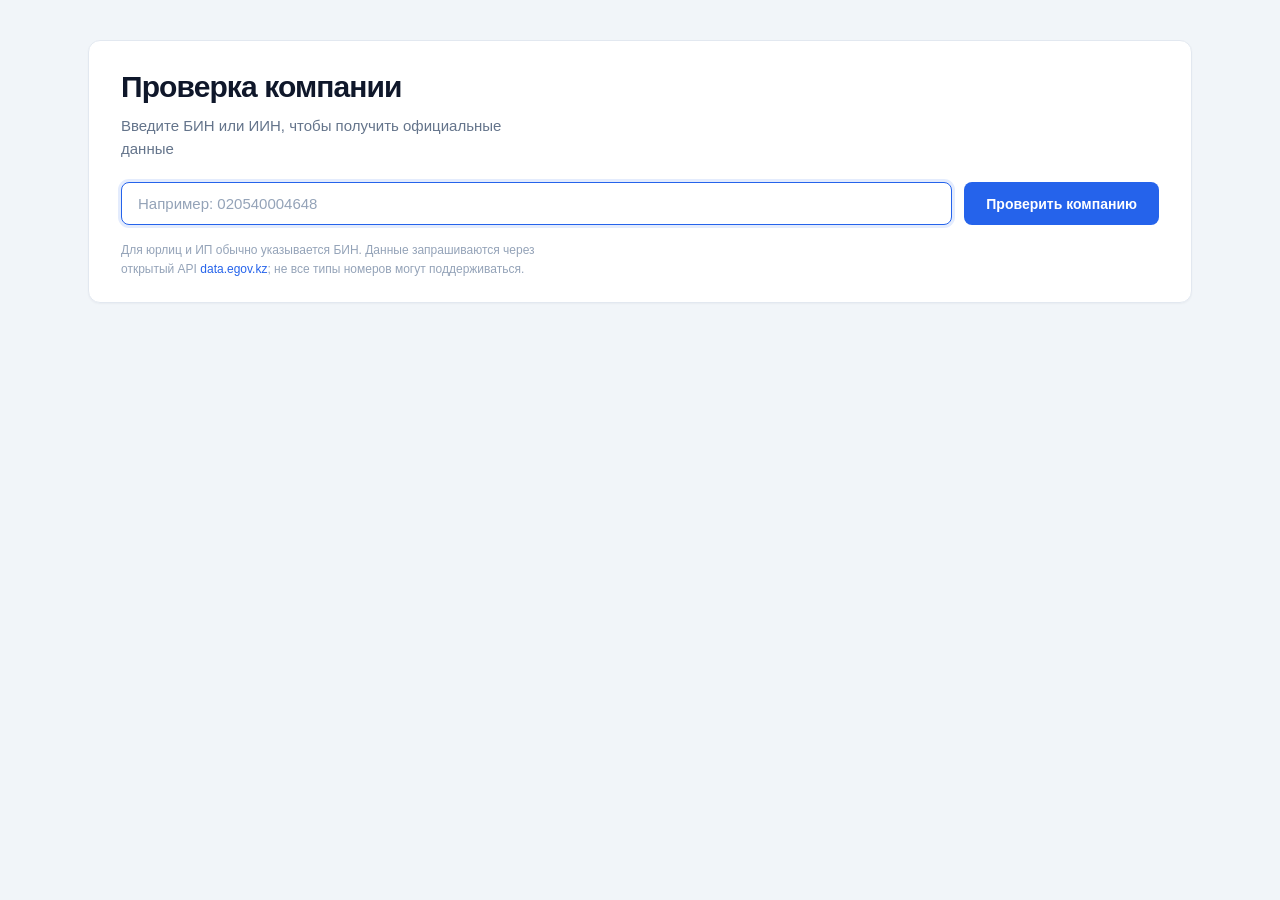
<file: frontend/egov-company.html>
<!DOCTYPE html>
<html lang="ru">
<head>
    <meta charset="UTF-8">
    <meta name="viewport" content="width=device-width, initial-scale=1.0">
    <title>Проверка компании - CargoAinur</title>
    <link rel="stylesheet" href="styles.css?v=19">
    <style>
        .egov-sr-only {
            position: absolute;
            width: 1px;
            height: 1px;
            padding: 0;
            margin: -1px;
            overflow: hidden;
            clip: rect(0, 0, 0, 0);
            white-space: nowrap;
            border: 0;
        }

        body {
            background-color: #f1f5f9;
            min-height: 100vh;
        }

        .egov-page {
            max-width: 1160px;
            margin: 0 auto;
            padding: 40px 28px 64px;
        }

        
        .egov-hero {
            background: #fff;
            border: 1px solid #e2e8f0;
            border-radius: 12px;
            padding: 28px 32px 24px;
            margin-bottom: 28px;
            box-shadow: 0 1px 2px rgba(15, 23, 42, 0.04);
        }
        .egov-hero__title {
            font-size: clamp(24px, 2.8vw, 30px);
            font-weight: 700;
            color: #0f172a;
            margin: 0 0 10px;
            letter-spacing: -0.03em;
            line-height: 1.2;
        }
        .egov-hero__lead {
            font-size: 15px;
            color: #64748b;
            margin: 0 0 22px;
            line-height: 1.5;
            max-width: 52ch;
        }
        .egov-hero__row {
            display: flex;
            flex-wrap: wrap;
            align-items: stretch;
            gap: 12px;
        }
        .egov-hero__input {
            flex: 1;
            min-width: 200px;
            padding: 12px 16px;
            border: 1px solid #e2e8f0;
            border-radius: 8px;
            font-size: 15px;
            background: #fff;
            color: #0f172a;
            transition: border-color 0.15s, box-shadow 0.15s;
        }
        .egov-hero__input::placeholder {
            color: #94a3b8;
        }
        .egov-hero__input:focus {
            outline: none;
            border-color: #2563eb;
            box-shadow: 0 0 0 3px rgba(37, 99, 235, 0.12);
        }
        .egov-hero__btn {
            flex-shrink: 0;
            padding: 12px 22px;
            background: #2563eb;
            color: #fff;
            border: none;
            border-radius: 8px;
            font-size: 14px;
            font-weight: 600;
            cursor: pointer;
            white-space: nowrap;
            transition: background 0.15s;
        }
        .egov-hero__btn:hover:not(:disabled) {
            background: #1d4ed8;
        }
        .egov-hero__btn:disabled {
            background: #94a3b8;
            cursor: not-allowed;
        }
        .egov-hero__hint {
            margin: 16px 0 0;
            font-size: 12px;
            color: #94a3b8;
            line-height: 1.55;
            max-width: 70ch;
        }
        .egov-hero__hint a {
            color: #2563eb;
            text-decoration: none;
        }
        .egov-hero__hint a:hover {
            text-decoration: underline;
        }

        .egov-result-shell {
            display: none;
        }
        .egov-result-shell.show {
            display: block;
        }

        
        .egov-report {
            background: #fff;
            border: 1px solid #e2e8f0;
            border-radius: 12px;
            padding: 28px 32px 36px;
            box-shadow: 0 4px 24px rgba(15, 23, 42, 0.06);
        }
        .egov-report__head {
            display: flex;
            flex-wrap: wrap;
            align-items: flex-start;
            justify-content: space-between;
            gap: 14px 20px;
            margin-bottom: 12px;
            padding-bottom: 20px;
            border-bottom: 1px solid #f1f5f9;
        }
        .egov-report__head-main {
            flex: 1;
            min-width: 0;
        }
        .egov-report__name {
            font-size: clamp(22px, 2.2vw, 24px);
            font-weight: 700;
            color: #0f172a;
            line-height: 1.25;
            letter-spacing: -0.03em;
            margin: 0 0 8px;
            word-wrap: break-word;
        }
        .egov-report__bin {
            font-size: 14px;
            color: #64748b;
            margin: 0;
            font-weight: 500;
            letter-spacing: -0.01em;
        }
        .egov-badge {
            flex-shrink: 0;
            font-size: 12px;
            font-weight: 600;
            padding: 5px 11px;
            border-radius: 6px;
            border: 1px solid #e2e8f0;
            color: #475569;
            background: #f8fafc;
        }
        .egov-badge--warn {
            border-color: #fcd34d;
            color: #92400e;
            background: #fffbeb;
        }
        .egov-report__source {
            font-size: 12px;
            color: #94a3b8;
            margin: 0 0 28px;
            line-height: 1.45;
            font-weight: 500;
        }
        .egov-report__alert {
            font-size: 13px;
            color: #92400e;
            line-height: 1.55;
            margin: 0 0 28px;
            padding: 0 0 0 12px;
            border-left: 3px solid #f59e0b;
            background: transparent;
        }

        .egov-report__section {
            margin-top: 32px;
        }
        .egov-report__section:first-of-type {
            margin-top: 0;
        }
        .egov-report__section-title {
            font-size: 13px;
            font-weight: 600;
            color: #475569;
            letter-spacing: -0.02em;
            margin: 0 0 14px;
        }
        .egov-report__grid {
            display: grid;
            grid-template-columns: repeat(2, minmax(0, 1fr));
            gap: 18px 32px;
        }
        .egov-kv {
            min-width: 0;
        }
        .egov-kv--full {
            grid-column: 1 / -1;
        }
        .egov-kv__label {
            display: block;
            font-size: 12px;
            font-weight: 500;
            color: #64748b;
            margin-bottom: 6px;
            line-height: 1.35;
        }
        .egov-kv__val {
            font-size: 15px;
            font-weight: 500;
            color: #0f172a;
            line-height: 1.55;
            margin: 0;
            word-break: break-word;
            overflow-wrap: anywhere;
        }
        .egov-kv__val--muted {
            color: #94a3b8;
            font-weight: 400;
        }
        .egov-kv__val--multiline {
            line-height: 1.7;
            white-space: pre-wrap;
        }

        .egov-loading {
            background: #fff;
            border: 1px solid #e2e8f0;
            border-radius: 12px;
            text-align: center;
            color: #64748b;
            padding: 40px 24px;
            font-size: 14px;
            box-shadow: 0 4px 24px rgba(15, 23, 42, 0.06);
        }
        .egov-error {
            font-size: 14px;
            color: #b45309;
            line-height: 1.55;
            padding: 16px 18px;
            border-radius: 10px;
            border: 1px solid #fed7aa;
            background: #fff;
        }

        @media (max-width: 720px) {
            .egov-page {
                padding: 24px 16px 48px;
            }
            .egov-hero {
                padding: 20px 18px 18px;
            }
            .egov-hero__row {
                flex-direction: column;
            }
            .egov-hero__btn {
                width: 100%;
            }
            .egov-report {
                padding: 22px 18px 28px;
            }
            .egov-report__grid {
                grid-template-columns: 1fr;
            }
        }
    </style>
</head>
<body>
    <div class="egov-page">
        <section class="egov-hero" aria-labelledby="egovHeroTitle">
            <h1 id="egovHeroTitle" class="egov-hero__title">Проверка компании</h1>
            <p class="egov-hero__lead">Введите БИН или ИИН, чтобы получить официальные данные</p>
            <div class="egov-hero__row">
                <label class="egov-sr-only" for="binInput">БИН или ИИН (12 цифр)</label>
                <input
                    type="text"
                    id="binInput"
                    class="egov-hero__input"
                    placeholder="Например: 020540004648"
                    maxlength="12"
                    pattern="[0-9]{12}"
                    inputmode="numeric"
                    autocomplete="off"
                />
                <button type="button" class="egov-hero__btn" id="checkBtn">Проверить компанию</button>
            </div>
            <p class="egov-hero__hint">
                Для юрлиц и ИП обычно указывается БИН. Данные запрашиваются через открытый API
                <a href="https://data.egov.kz" target="_blank" rel="noopener noreferrer">data.egov.kz</a>;
                не все типы номеров могут поддерживаться.
            </p>
        </section>

        <div id="resultContainer" class="egov-result-shell">
            <div id="resultContent"></div>
        </div>
    </div>

    <script>
        const API_URL = 'https://cargoplatform.onrender.com';

        function escapeHtml(s) {
            if (s == null || s === '') return '';
            return String(s)
                .replace(/&/g, '&amp;')
                .replace(/</g, '&lt;')
                .replace(/>/g, '&gt;')
                .replace(/"/g, '&quot;')
                .replace(/'/g, '&#39;');
        }

        function formatRegDate(raw) {
            if (raw == null || raw === '') return '—';
            const s = String(raw).trim();
            const m = s.match(/^(\d{4})-(\d{2})-(\d{2})/);
            if (m) {
                const d = new Date(parseInt(m[1], 10), parseInt(m[2], 10) - 1, parseInt(m[3], 10));
                if (!isNaN(d.getTime())) {
                    return d.toLocaleDateString('ru-RU', { day: 'numeric', month: 'long', year: 'numeric' });
                }
            }
            return escapeHtml(s);
        }

        function kvRow(label, value, multiline, fullWidth) {
            const empty = value == null || String(value).trim() === '';
            const display = empty ? '—' : escapeHtml(String(value));
            const muted = empty ? ' egov-kv__val--muted' : '';
            const multi = multiline ? ' egov-kv__val--multiline' : '';
            const full = fullWidth ? ' egov-kv--full' : '';
            return (
                '<div class="egov-kv' + full + '">' +
                '<span class="egov-kv__label">' + escapeHtml(label) + '</span>' +
                '<p class="egov-kv__val' + muted + multi + '">' + display + '</p>' +
                '</div>'
            );
        }

        function kvRowDate(label, rawDate) {
            const formatted = formatRegDate(rawDate);
            const empty = formatted === '—';
            const muted = empty ? ' egov-kv__val--muted' : '';
            return (
                '<div class="egov-kv">' +
                '<span class="egov-kv__label">' + escapeHtml(label) + '</span>' +
                '<p class="egov-kv__val' + muted + '">' + formatted + '</p>' +
                '</div>'
            );
        }

        function buildCompanyReportHtml(company) {
            const displayName = (company.nameru || company.namekz || '').trim() || '—';
            const isLiquidated =
                company.statusru &&
                (company.statusru.toLowerCase().includes('ликвидирован') ||
                    company.statusru.toLowerCase().includes('прекращен'));
            const badgeClass = isLiquidated ? 'egov-badge egov-badge--warn' : 'egov-badge';
            const badgeText = isLiquidated ? 'Недействующая' : 'Действующая';
            const binLine = company.bin ? 'БИН ' + escapeHtml(String(company.bin)) : '—';

            let html = '';
            html += '<article class="egov-report">';
            html += '<header class="egov-report__head">';
            html += '<div class="egov-report__head-main">';
            html += '<h2 class="egov-report__name">' + escapeHtml(displayName) + '</h2>';
            html += '<p class="egov-report__bin">' + binLine + '</p>';
            html += '</div>';
            html += '<div class="' + badgeClass + '">' + badgeText + '</div>';
            html += '</header>';
            html += '<p class="egov-report__source">Данные получены из data.egov.kz</p>';

            if (isLiquidated && company.statusru) {
                html +=
                    '<div class="egov-report__alert">Компания в статусе «' +
                    escapeHtml(company.statusru) +
                    '». Использование данных для платёжных реквизитов может быть ограничено.</div>';
            }

            html += '<section class="egov-report__section"><h3 class="egov-report__section-title">Основное</h3><div class="egov-report__grid">';
            html += kvRow('Статус', company.statusru, false, false);
            html += kvRowDate('Дата регистрации', company.datereg);
            html += '</div></section>';

            html += '<section class="egov-report__section"><h3 class="egov-report__section-title">Наименование</h3><div class="egov-report__grid">';
            html += kvRow('Полное наименование (рус.)', company.nameru, true, true);
            html += kvRow('Полное наименование (каз.)', company.namekz, true, true);
            html += '</div></section>';

            html += '<section class="egov-report__section"><h3 class="egov-report__section-title">Адрес</h3><div class="egov-report__grid">';
            html += kvRow('Юридический адрес (рус.)', company.addressru, true, true);
            html += kvRow('Юридический адрес (каз.)', company.addresskz, true, true);
            html += '</div></section>';

            html += '<section class="egov-report__section"><h3 class="egov-report__section-title">Руководитель</h3><div class="egov-report__grid">';
            html += kvRow('ФИО руководителя', company.director, false, true);
            html += '</div></section>';

            html += '<section class="egov-report__section"><h3 class="egov-report__section-title">Вид деятельности</h3><div class="egov-report__grid">';
            html += kvRow('Вид деятельности (рус.)', company.okedru, true, true);
            html += kvRow('Вид деятельности (каз.)', company.okedkz, true, true);
            html += '</div></section>';

            html += '</article>';
            return html;
        }

        document.addEventListener('DOMContentLoaded', () => {
            const binInput = document.getElementById('binInput');
            const checkBtn = document.getElementById('checkBtn');
            const resultContainer = document.getElementById('resultContainer');
            const resultContent = document.getElementById('resultContent');

            const user = JSON.parse(localStorage.getItem('user') || '{}');
            if (user.iin && /^\d{12}$/.test(user.iin)) {
                binInput.value = user.iin;
            }

            async function checkCompany() {
                const bin = binInput.value.trim();

                if (!bin) {
                    alert('Введите БИН или ИИН');
                    binInput.focus();
                    return;
                }

                if (bin.length !== 12 || !/^\d{12}$/.test(bin)) {
                    alert('БИН/ИИН должен содержать 12 цифр');
                    binInput.focus();
                    return;
                }

                checkBtn.disabled = true;
                checkBtn.textContent = 'Проверка…';
                resultContainer.classList.add('show');
                resultContent.innerHTML = '<div class="egov-loading">Запрос к data.egov.kz…</div>';

                try {
                    const userId = user.id;

                    if (!userId) {
                        throw new Error('Необходимо войти в систему');
                    }

                    const response = await fetch(`${API_URL}/api/egov/company/${bin}`, {
                        method: 'GET',
                        headers: {
                            'Content-Type': 'application/json',
                            'X-User-Id': userId.toString()
                        }
                    });

                    const data = await response.json();

                    if (!response.ok) {
                        throw new Error(data.detail || 'Ошибка при получении данных');
                    }

                    if (data.success && data.data) {
                        const company = data.data;

                        resultContent.innerHTML = buildCompanyReportHtml(company);

                        localStorage.setItem(
                            'verifiedCompany',
                            JSON.stringify({
                                bin: company.bin,
                                name: company.nameru,
                                verifiedAt: new Date().toISOString()
                            })
                        );

                        if (company.bin && !user.bin) {
                            try {
                                const updateResponse = await fetch(`${API_URL}/api/users/${user.id}/bin`, {
                                    method: 'PUT',
                                    headers: {
                                        'Content-Type': 'application/json',
                                        'X-User-Id': user.id.toString()
                                    },
                                    body: JSON.stringify({ bin: company.bin })
                                });
                                if (updateResponse.ok) {
                                    user.bin = company.bin;
                                    localStorage.setItem('user', JSON.stringify(user));
                                }
                            } catch (e) {
                                console.warn('Не удалось сохранить БИН в профиль:', e);
                            }
                        }
                    } else {
                        throw new Error('Данные не получены');
                    }
                } catch (error) {
                    console.error('Ошибка проверки компании:', error);
                    resultContent.innerHTML =
                        '<div class="egov-report"><div class="egov-error">' +
                        '<strong>Не удалось выполнить проверку.</strong> ' +
                        escapeHtml(error.message || 'Неизвестная ошибка') +
                        '</div></div>';
                } finally {
                    checkBtn.disabled = false;
                    checkBtn.textContent = 'Проверить компанию';
                }
            }

            checkBtn.addEventListener('click', checkCompany);

            binInput.addEventListener('keypress', function (e) {
                if (e.key === 'Enter') {
                    checkCompany();
                }
            });

            binInput.focus();
        });
    </script>
    <script src="toast.js"></script>
</body>
</html>
</file>
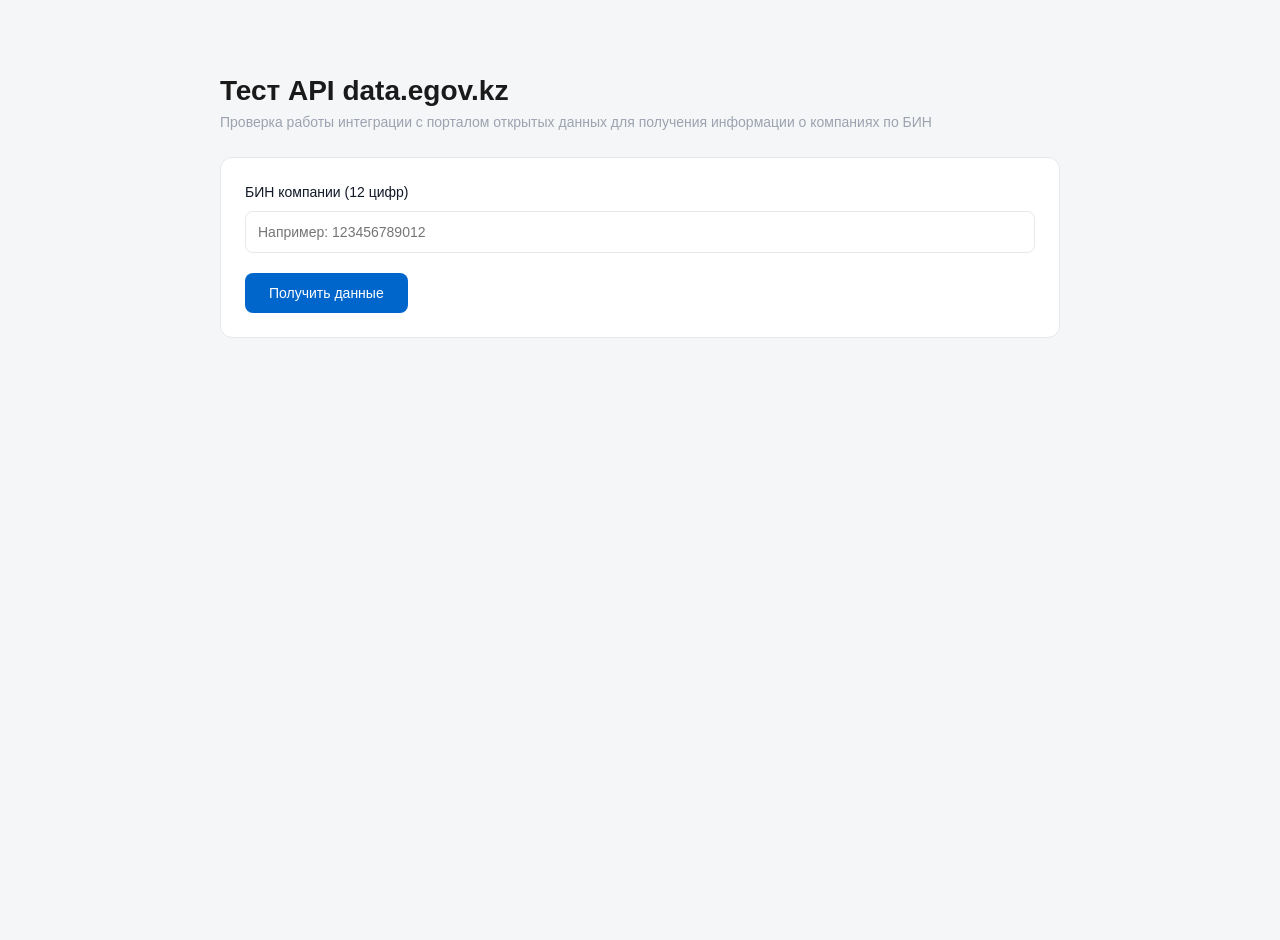
<file: frontend/egov-test.html>
<!DOCTYPE html>
<html lang="ru">
<head>
    <meta charset="UTF-8">
    <meta name="viewport" content="width=device-width, initial-scale=1.0">
    <title>Тест API data.egov.kz - CargoAinur</title>
    <link rel="stylesheet" href="styles.css">
    <style>
        .test-container {
            max-width: 900px;
            margin: 40px auto;
            padding: 30px;
        }
        .test-form {
            background: var(--surface);
            border: 1px solid var(--border-subtle);
            border-radius: 12px;
            padding: 24px;
            margin-bottom: 24px;
        }
        .form-group {
            margin-bottom: 20px;
        }
        .form-group label {
            display: block;
            margin-bottom: 8px;
            font-weight: 500;
            color: var(--text-primary);
        }
        .form-group input {
            width: 100%;
            padding: 12px;
            border: 1px solid var(--border-subtle);
            border-radius: 8px;
            font-size: 14px;
        }
        .btn-test {
            background: var(--accent);
            color: white;
            border: none;
            padding: 12px 24px;
            border-radius: 8px;
            font-size: 14px;
            font-weight: 500;
            cursor: pointer;
            transition: background 0.2s;
        }
        .btn-test:hover {
            background: var(--accent-hover);
        }
        .btn-test:disabled {
            background: var(--text-muted);
            cursor: not-allowed;
        }
        .result-container {
            background: var(--surface);
            border: 1px solid var(--border-subtle);
            border-radius: 12px;
            padding: 24px;
            margin-top: 24px;
            display: none;
        }
        .result-container.show {
            display: block;
        }
        .result-header {
            display: flex;
            justify-content: space-between;
            align-items: center;
            margin-bottom: 20px;
            padding-bottom: 16px;
            border-bottom: 1px solid var(--border-subtle);
        }
        .result-title {
            font-size: 18px;
            font-weight: 600;
            color: var(--text-primary);
        }
        .result-source {
            font-size: 12px;
            color: var(--text-muted);
            margin-top: 8px;
        }
        .result-data {
            display: grid;
            grid-template-columns: repeat(2, 1fr);
            gap: 16px;
        }
        .result-item {
            display: flex;
            flex-direction: column;
            gap: 6px;
        }
        .result-label {
            font-size: 12px;
            font-weight: 500;
            color: var(--text-muted);
        }
        .result-value {
            font-size: 14px;
            color: var(--text-primary);
            padding: 8px 12px;
            background: var(--surface-muted);
            border-radius: 6px;
        }
        .error-message {
            background: #fee;
            border: 1px solid #fcc;
            color: #c33;
            padding: 16px;
            border-radius: 8px;
            margin-top: 16px;
        }
        .success-message {
            background: #efe;
            border: 1px solid #cfc;
            color: #3c3;
            padding: 16px;
            border-radius: 8px;
            margin-top: 16px;
        }
        .loading {
            text-align: center;
            padding: 20px;
            color: var(--text-muted);
        }
    </style>
</head>
<body>
    <div class="test-container">
        <h1>Тест API data.egov.kz</h1>
        <p style="color: var(--text-muted); margin-bottom: 24px;">
            Проверка работы интеграции с порталом открытых данных для получения информации о компаниях по БИН
        </p>

        <div class="test-form">
            <div class="form-group">
                <label for="binInput">БИН компании (12 цифр)</label>
                <input 
                    type="text" 
                    id="binInput" 
                    placeholder="Например: 123456789012" 
                    maxlength="12"
                    pattern="[0-9]{12}"
                >
            </div>
            <button class="btn-test" id="testBtn">
                Получить данные
            </button>
        </div>

        <div id="resultContainer" class="result-container">
            <div class="result-header">
                <div>
                    <div class="result-title" id="resultTitle">Результат</div>
                    <div class="result-source" id="resultSource"></div>
                </div>
            </div>
            <div id="resultContent"></div>
        </div>
    </div>

    <script>
        const API_URL = 'https://cargoplatform.onrender.com';

        async function testEgovAPI() {
            const binInput = document.getElementById('binInput');
            const testBtn = document.getElementById('testBtn');
            const resultContainer = document.getElementById('resultContainer');
            const resultContent = document.getElementById('resultContent');
            const resultTitle = document.getElementById('resultTitle');
            const resultSource = document.getElementById('resultSource');

            const bin = binInput.value.trim();
            if (!bin) {
                alert('Введите БИН компании');
                return;
            }

            if (bin.length !== 12 || !/^\d{12}$/.test(bin)) {
                alert('БИН должен содержать 12 цифр');
                return;
            }
            testBtn.disabled = true;
            testBtn.textContent = 'Загрузка...';
            resultContainer.classList.add('show');
            resultContent.innerHTML = '<div class="loading">⏳ Запрос к API data.egov.kz...</div>';

            try {
                const user = JSON.parse(localStorage.getItem('user') || '{}');
                const userId = user.id;

                if (!userId) {
                    throw new Error('Необходимо войти в систему');
                }
                const response = await fetch(`${API_URL}/api/egov/company/${bin}`, {
                    method: 'GET',
                    headers: {
                        'Content-Type': 'application/json',
                        'X-User-Id': userId.toString()
                    }
                });

                const data = await response.json();

                if (!response.ok) {
                    throw new Error(data.detail || 'Ошибка при получении данных');
                }
                if (data.success && data.data) {
                    const company = data.data;
                    
                    resultTitle.textContent = 'Данные получены успешно';
                    resultSource.textContent = `Источник: ${data.source || 'data.egov.kz'}`;
                    
                    resultContent.innerHTML = `
                        <div class="success-message">
                            Данные успешно получены с портала открытых данных
                        </div>
                        <div class="result-data" style="margin-top: 20px;">
                            <div class="result-item">
                                <div class="result-label">БИН</div>
                                <div class="result-value">${company.bin || '—'}</div>
                            </div>
                            <div class="result-item">
                                <div class="result-label">Наименование (рус.)</div>
                                <div class="result-value">${company.nameru || '—'}</div>
                            </div>
                            <div class="result-item">
                                <div class="result-label">Наименование (каз.)</div>
                                <div class="result-value">${company.namekz || '—'}</div>
                            </div>
                            <div class="result-item">
                                <div class="result-label">Статус</div>
                                <div class="result-value">${company.statusru || '—'}</div>
                            </div>
                            <div class="result-item" style="grid-column: 1 / -1;">
                                <div class="result-label">Адрес (рус.)</div>
                                <div class="result-value">${company.addressru || '—'}</div>
                            </div>
                            <div class="result-item" style="grid-column: 1 / -1;">
                                <div class="result-label">Адрес (каз.)</div>
                                <div class="result-value">${company.addresskz || '—'}</div>
                            </div>
                            <div class="result-item">
                                <div class="result-label">ФИО руководителя</div>
                                <div class="result-value">${company.director || '—'}</div>
                            </div>
                            <div class="result-item">
                                <div class="result-label">Дата регистрации</div>
                                <div class="result-value">${company.datereg || '—'}</div>
                            </div>
                            <div class="result-item" style="grid-column: 1 / -1;">
                                <div class="result-label">Вид деятельности (рус.)</div>
                                <div class="result-value">${company.okedru || '—'}</div>
                            </div>
                            <div class="result-item" style="grid-column: 1 / -1;">
                                <div class="result-label">Вид деятельности (каз.)</div>
                                <div class="result-value">${company.okedkz || '—'}</div>
                            </div>
                        </div>
                    `;
                } else {
                    throw new Error('Данные не получены');
                }

            } catch (error) {
                resultTitle.textContent = 'Ошибка';
                resultSource.textContent = '';
                resultContent.innerHTML = `
                    <div class="error-message">
                        <strong>Ошибка:</strong> ${error.message}
                    </div>
                `;
            } finally {
                testBtn.disabled = false;
                testBtn.textContent = 'Получить данные';
            }
        }
        document.getElementById('testBtn').addEventListener('click', testEgovAPI);
        document.getElementById('binInput').addEventListener('keypress', function(e) {
            if (e.key === 'Enter') {
                testEgovAPI();
            }
        });
    </script>
</body>
</html>
</file>
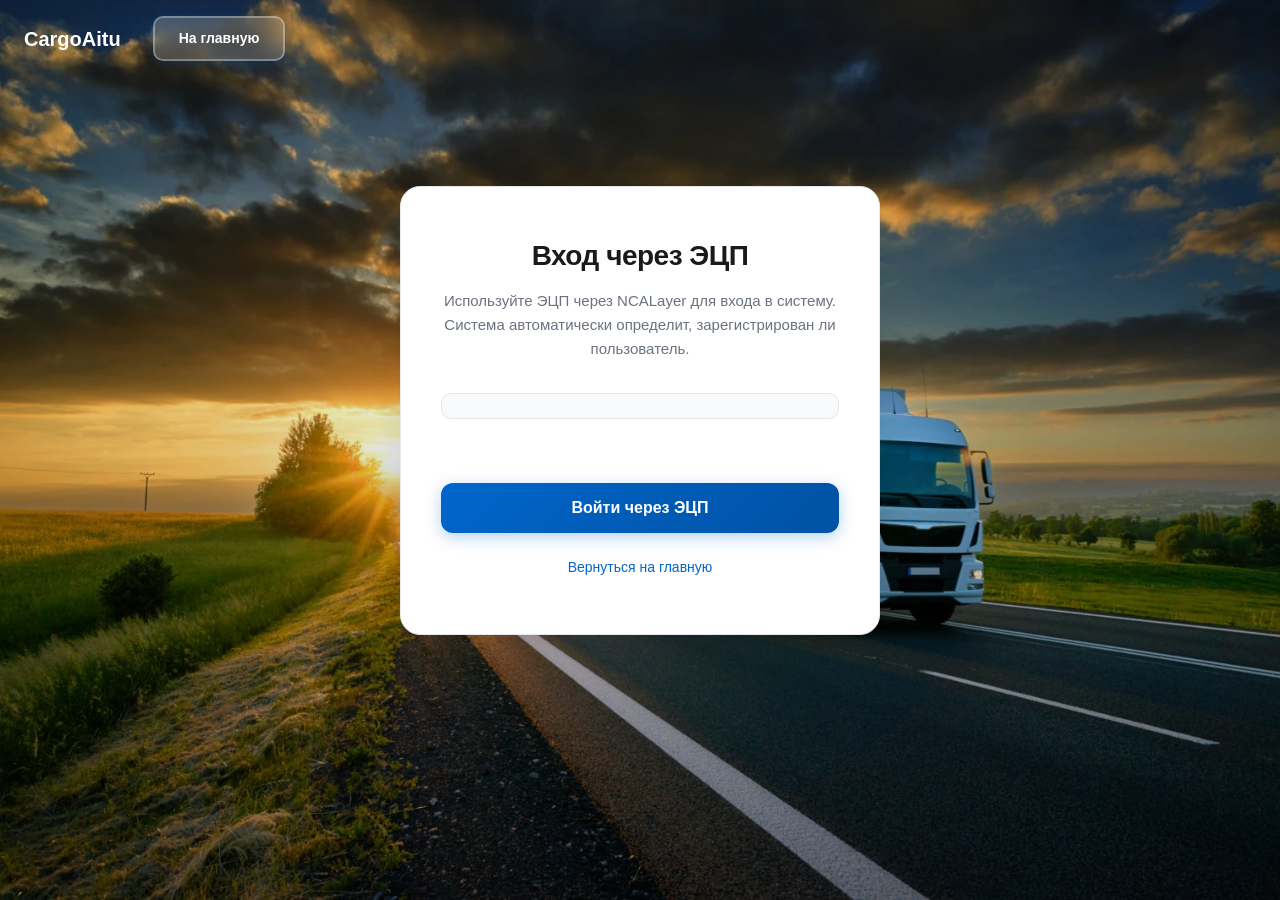
<file: frontend/login.html>
<!DOCTYPE html>
<html lang="ru">
<head>
    <meta charset="UTF-8">
    <meta name="viewport" content="width=device-width, initial-scale=1.0">
    <title>Вход через ЭЦП - CargoAitu</title>
    
    <link rel="stylesheet" href="styles.css?v=33">
    
    
    <script type="module">
        import { NCALayerClient } from 'https://cdn.skypack.dev/ncalayer-js-client@latest';
        window.NCALayerClient = NCALayerClient;
        window.dispatchEvent(new CustomEvent('ncalayer-loaded'));
        console.log('NCALayerClient загружен');
    </script>
    
    
    <script>
        const originalConsoleError = console.error;
        console.error = function(...args) {
            const message = args.join(' ');
            if (message.includes('24680') || message.includes('ERR_CONNECTION_REFUSED')) {
                return;
            }
            originalConsoleError.apply(console, args);
        };
        
        window.addEventListener('error', function(event) {
            if (event.message && (event.message.includes('24680') || event.message.includes('ERR_CONNECTION_REFUSED'))) {
                event.preventDefault();
                return true;
            }
        }, true);
    </script>
</head>
<body class="login-page page-loading">
    <header class="header">
        <div class="header-inner">
            <div class="logo">CargoAitu</div>
            <div class="header-actions">
                <a href="index.html" class="btn-login" style="text-decoration: none;">На главную</a>
            </div>
        </div>
    </header>

    <main class="main login-main">
        <div class="login-container">
            <div class="login-card">
                <div class="login-header">
                    <h1 class="login-title">Вход через ЭЦП</h1>
                    <p class="login-subtitle">
                        Используйте ЭЦП через NCALayer для входа в систему. 
                        Система автоматически определит, зарегистрирован ли пользователь.
                    </p>
                </div>

                
                <div id="ncalayerStatus" class="ncalayer-status"></div>

                
                <div id="authMessage" class="form-message"></div>

                
                <button type="button" class="login-submit-btn" id="loginBtn">
                    <span id="loginText">Войти через ЭЦП</span>
                    <span id="loginLoader" class="loader" style="display: none;"></span>
                </button>

                <div class="login-footer">
                    <p><a href="index.html">Вернуться на главную</a></p>
                </div>
            </div>
        </div>
    </main>

    <script src="page-transitions.js?v=1"></script>
    <script src="login.js?v=2"></script>
</body>
</html>
</file>
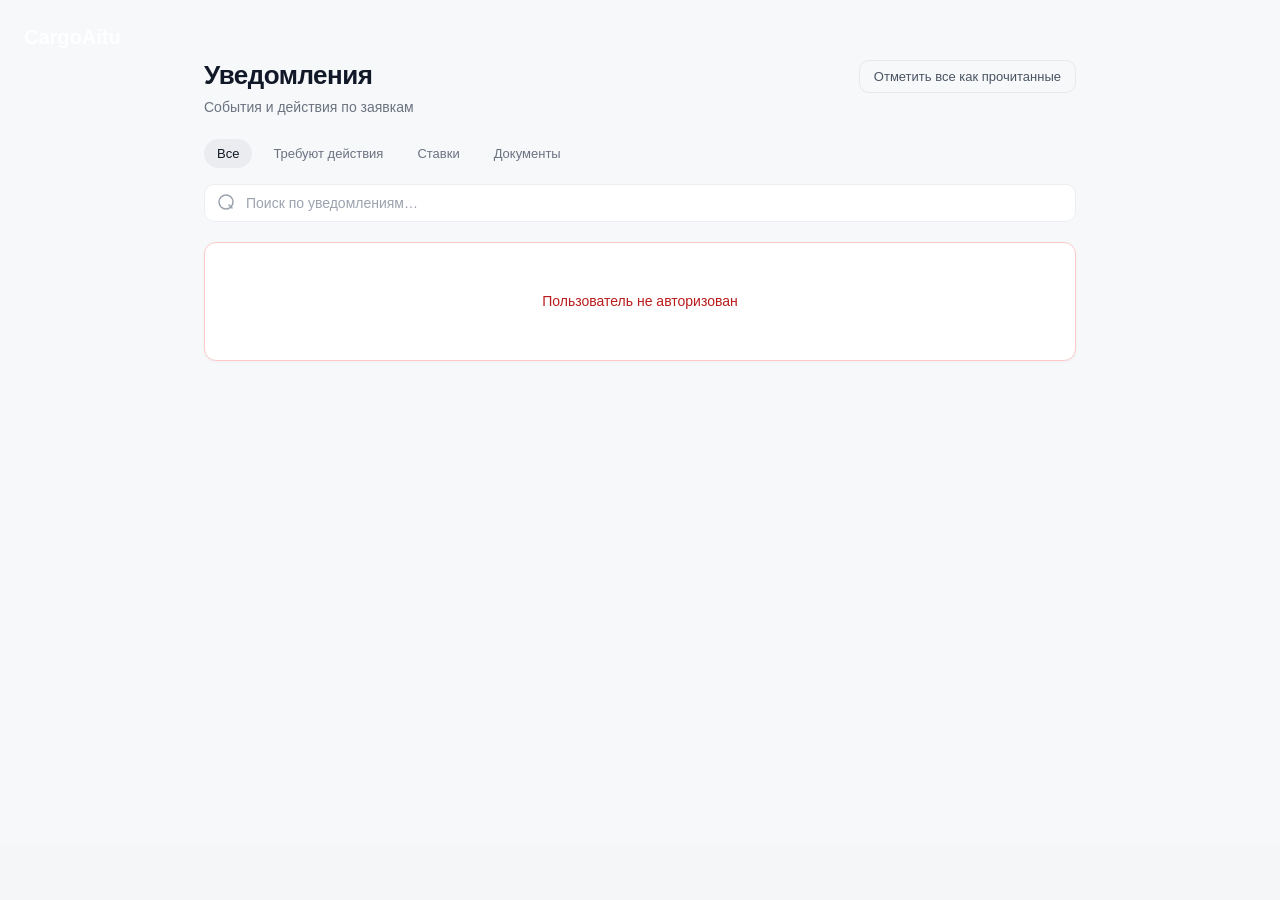
<file: frontend/messages.html>
<!DOCTYPE html>
<html lang="ru">
<head>
  <meta charset="UTF-8" />
  <meta name="viewport" content="width=device-width, initial-scale=1.0">
  <title>Уведомления — CargoAitu</title>
  <link rel="stylesheet" href="styles.css?v=31" />
</head>
<body class="page-loading">

<header class="header">
  <div class="header-inner">
    <div class="logo">CargoAitu</div>
    <nav class="nav" id="mainNav">
      <a href="index.html" class="nav-item">Заявки</a>
      <a href="index.html#organizations" class="nav-item">Организации</a>
      <a href="index.html#partners" class="nav-item">Партнёры</a>
    </nav>
    <div class="header-actions">
      <div class="search">
        <svg width="16" height="16" viewBox="0 0 16 16" fill="none">
          <path d="M7 12A5 5 0 1 0 7 2a5 5 0 0 0 0 10zM13 13l-3-3" stroke="currentColor" stroke-width="1.5" stroke-linecap="round"/>
        </svg>
        <input type="text" placeholder="Найти заявку..." />
      </div>
      <div id="userHeaderInfo" class="user" style="display: none;">
        <div class="user-profile-trigger" id="userProfileTrigger">
          <span class="user-name-main" id="headerUserName">-</span>
          <span class="user-name-full" id="headerUserFullName">-</span>
          <svg class="user-caret" width="12" height="12" viewBox="0 0 12 12" fill="none">
            <path d="M2 4L6 8L10 4" stroke="currentColor" stroke-width="1.5" stroke-linecap="round" stroke-linejoin="round"/>
          </svg>
        </div>
        <div id="userProfileDropdown" class="user-profile-dropdown" style="display: none;">
          <div class="dropdown-header">
            <div class="dropdown-user-name" id="dropdownUserName">-</div>
            <div class="dropdown-user-role" id="dropdownUserRole">-</div>
          </div>
          <div class="dropdown-menu">
            <a href="trucks.html" class="dropdown-item">
              <span>Машины</span>
            </a>
            <a href="drivers.html" class="dropdown-item">
              <span>Водители</span>
            </a>
            <a href="messages.html" class="dropdown-item" id="messagesMenuItem">
              <span>Уведомления</span>
              <span class="dropdown-badge" id="messagesBadge" style="display: none;">0</span>
            </a>
            <a href="index.html" class="dropdown-item" onclick="event.preventDefault(); localStorage.setItem('openPaymentDetailsModal','true'); window.location.href='index.html';">
              <span>Платёжные реквизиты</span>
            </a>
            <a href="egov-company.html" class="dropdown-item" target="_blank" rel="noopener noreferrer">
              <span>Проверить компанию</span>
            </a>
            <div class="dropdown-divider"></div>
            <a href="#" class="dropdown-item dropdown-item-danger" id="logoutMenuItem">
              <span>Выйти</span>
            </a>
          </div>
        </div>
      </div>
      <div id="headerAuthButtons">
        <a href="login.html" class="btn-login">Войти</a>
      </div>
    </div>
  </div>
</header>

<main class="main nc-main">
  <div class="content nc-content">
    <div class="nc-page">
      <header class="nc-head">
        <div class="nc-head-text">
          <h1 class="nc-title-page">Уведомления</h1>
          <p class="nc-subtitle-page">События и действия по заявкам</p>
        </div>
        <button type="button" class="nc-mark-all nc-mark-all--ghost" onclick="markAllNotificationsRead()" id="markAllReadBtn">
          Отметить все как прочитанные
        </button>
      </header>

      <div class="nc-toolbar" role="tablist" aria-label="Фильтр уведомлений">
        <div class="nc-tabs">
          <button type="button" class="nc-tab nc-tab--active" data-nc-tab="all" role="tab" aria-selected="true">Все</button>
          <button type="button" class="nc-tab" data-nc-tab="action" role="tab" aria-selected="false">Требуют действия</button>
          <button type="button" class="nc-tab" data-nc-tab="bids" role="tab" aria-selected="false">Ставки</button>
          <button type="button" class="nc-tab" data-nc-tab="documents" role="tab" aria-selected="false">Документы</button>
        </div>
      </div>

      <div class="nc-search-wrap">
        <div class="nc-search">
          <svg width="18" height="18" viewBox="0 0 18 18" fill="none" aria-hidden="true">
            <path d="M8 15A7 7 0 1 0 8 1a7 7 0 0 0 0 14zM14 14l-3-3" stroke="currentColor" stroke-width="1.5" stroke-linecap="round"/>
          </svg>
          <input type="search" id="messagesSearchInput" placeholder="Поиск по уведомлениям…" autocomplete="off" oninput="filterMessages()" />
          <button type="button" class="nc-search-clear" id="messagesSearchClear" onclick="clearSearch()" style="display: none;" aria-label="Очистить">
            <svg width="16" height="16" viewBox="0 0 16 16" fill="none">
              <path d="M12 4L4 12M4 4l8 8" stroke="currentColor" stroke-width="1.5" stroke-linecap="round"/>
            </svg>
          </button>
        </div>
      </div>

      <div class="nc-list" id="messagesList" aria-live="polite"></div>
    </div>
  </div>
</main>

<div class="modal" id="logoutConfirmModal" style="display: none;">
  <div class="modal-content modal-content-sm">
    <div class="modal-header">
      <h2>Подтверждение выхода</h2>
      <button class="modal-close" onclick="closeLogoutConfirmModal()">
        <svg width="20" height="20" viewBox="0 0 20 20" fill="none" xmlns="http://www.w3.org/2000/svg">
          <path d="M15 5L5 15M5 5L15 15" stroke="currentColor" stroke-width="2" stroke-linecap="round" stroke-linejoin="round"/>
        </svg>
      </button>
    </div>
    <div class="modal-body">
      <p>Вы уверены, что хотите выйти из системы?</p>
    </div>
    <div class="modal-actions">
      <button type="button" class="btn-secondary" onclick="closeLogoutConfirmModal()">Отмена</button>
      <button type="button" class="btn-danger" id="confirmLogoutBtn">Выйти</button>
    </div>
  </div>
</div>

<script src="page-transitions.js?v=1"></script>
<script src="script.js?v=3"></script>
<script src="notifications.js?v=5"></script>
</body>
</html>
</file>
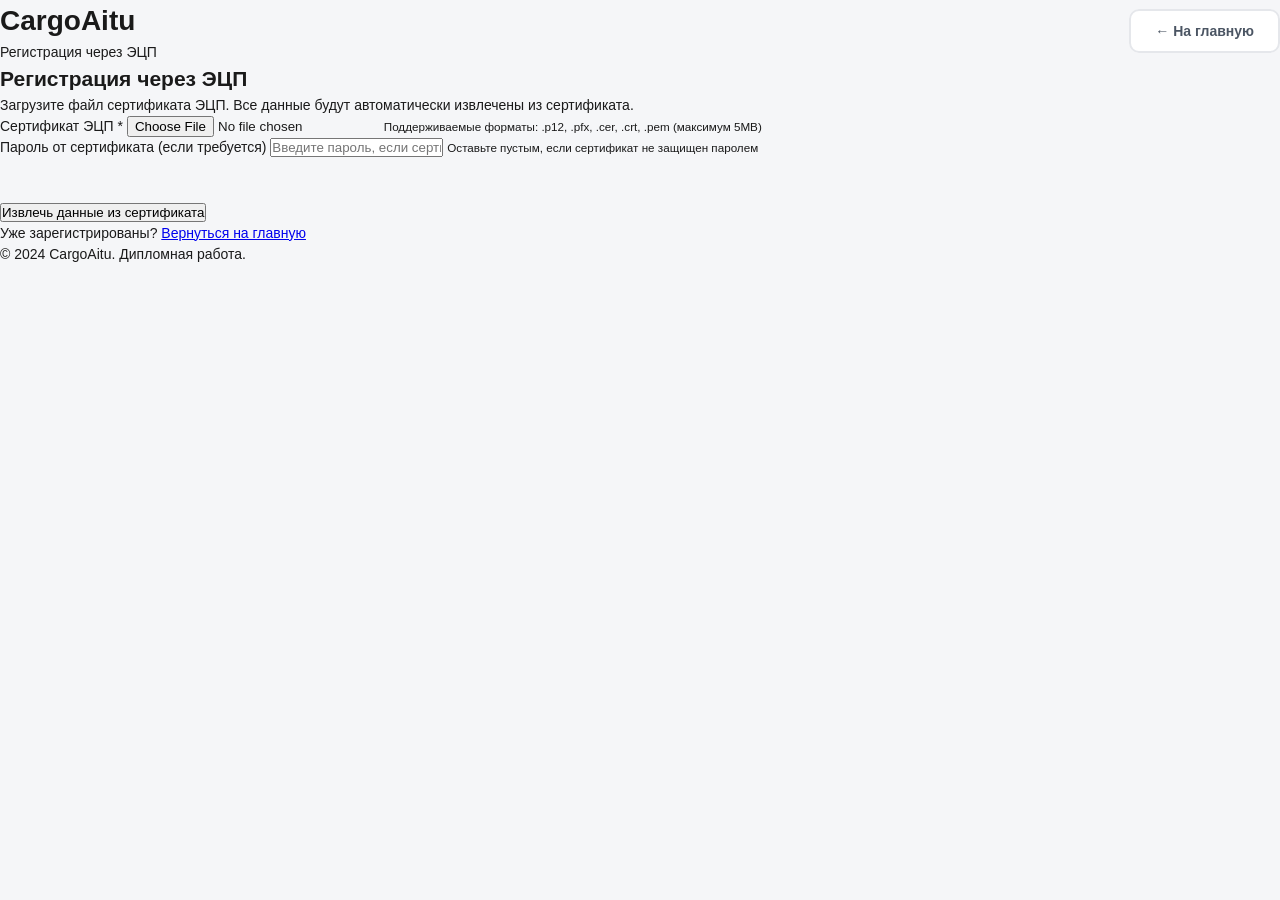
<file: frontend/register.html>
<!DOCTYPE html>
<html lang="ru">
<head>
    <meta charset="UTF-8">
    <meta name="viewport" content="width=device-width, initial-scale=1.0">
    <title>Регистрация - CargoAitu</title>
    
    <link rel="stylesheet" href="styles.css">
</head>
<body>
    <header>
        <div class="container">
            <div style="display: flex; justify-content: space-between; align-items: center;">
                <div>
                    <h1>CargoAitu</h1>
                    <p class="subtitle">Регистрация через ЭЦП</p>
                </div>
                <div>
                    <a href="index.html" class="btn btn-secondary" style="text-decoration: none;">← На главную</a>
                </div>
            </div>
        </div>
    </header>

    <main class="container">
        <section class="registration-section">
            <h2>Регистрация через ЭЦП</h2>
            <p class="section-description">
                Загрузите файл сертификата ЭЦП. Все данные будут автоматически извлечены из сертификата.
            </p>

            
            <div id="fileStep" class="form-step">
                <form id="certificateUploadForm" class="registration-form">
                    <div class="form-group">
                        <label for="ecpCertificate">Сертификат ЭЦП *</label>
                        <input type="file" id="ecpCertificate" name="ecpCertificate" required 
                               accept=".p12,.pfx,.cer,.crt,.pem">
                        <small class="file-hint">
                            Поддерживаемые форматы: .p12, .pfx, .cer, .crt, .pem (максимум 5MB)
                        </small>
                    </div>

                    <div class="form-group">
                        <label for="certificatePassword">Пароль от сертификата (если требуется)</label>
                        <input type="password" id="certificatePassword" name="certificatePassword" 
                               placeholder="Введите пароль, если сертификат защищен">
                        <small class="file-hint">
                            Оставьте пустым, если сертификат не защищен паролем
                        </small>
                    </div>

                    <div id="uploadMessage" class="form-message"></div>

                    <button type="submit" class="submit-btn" id="extractBtn">
                        <span id="extractText">Извлечь данные из сертификата</span>
                        <span id="extractLoader" class="loader" style="display: none;"></span>
                    </button>
                </form>
            </div>

            
            <div id="reviewStep" class="form-step" style="display: none;">
                <h3>Проверьте извлеченные данные:</h3>
                <div id="extractedData" class="extracted-data"></div>
                
                <div id="reviewMessage" class="form-message"></div>

                <div class="form-actions">
                    <button type="button" class="btn btn-secondary" id="backBtn">Назад</button>
                    <button type="button" class="btn btn-primary" id="confirmBtn">
                        <span id="confirmText">Подтвердить регистрацию</span>
                        <span id="confirmLoader" class="loader" style="display: none;"></span>
                    </button>
                </div>
            </div>

            <div class="form-footer">
                <p>Уже зарегистрированы? <a href="index.html">Вернуться на главную</a></p>
            </div>
        </section>
    </main>

    <footer>
        <div class="container">
            <p>&copy; 2024 CargoAitu. Дипломная работа.</p>
        </div>
    </footer>

    <script src="register.js?v=2"></script>
</body>
</html>
</file>
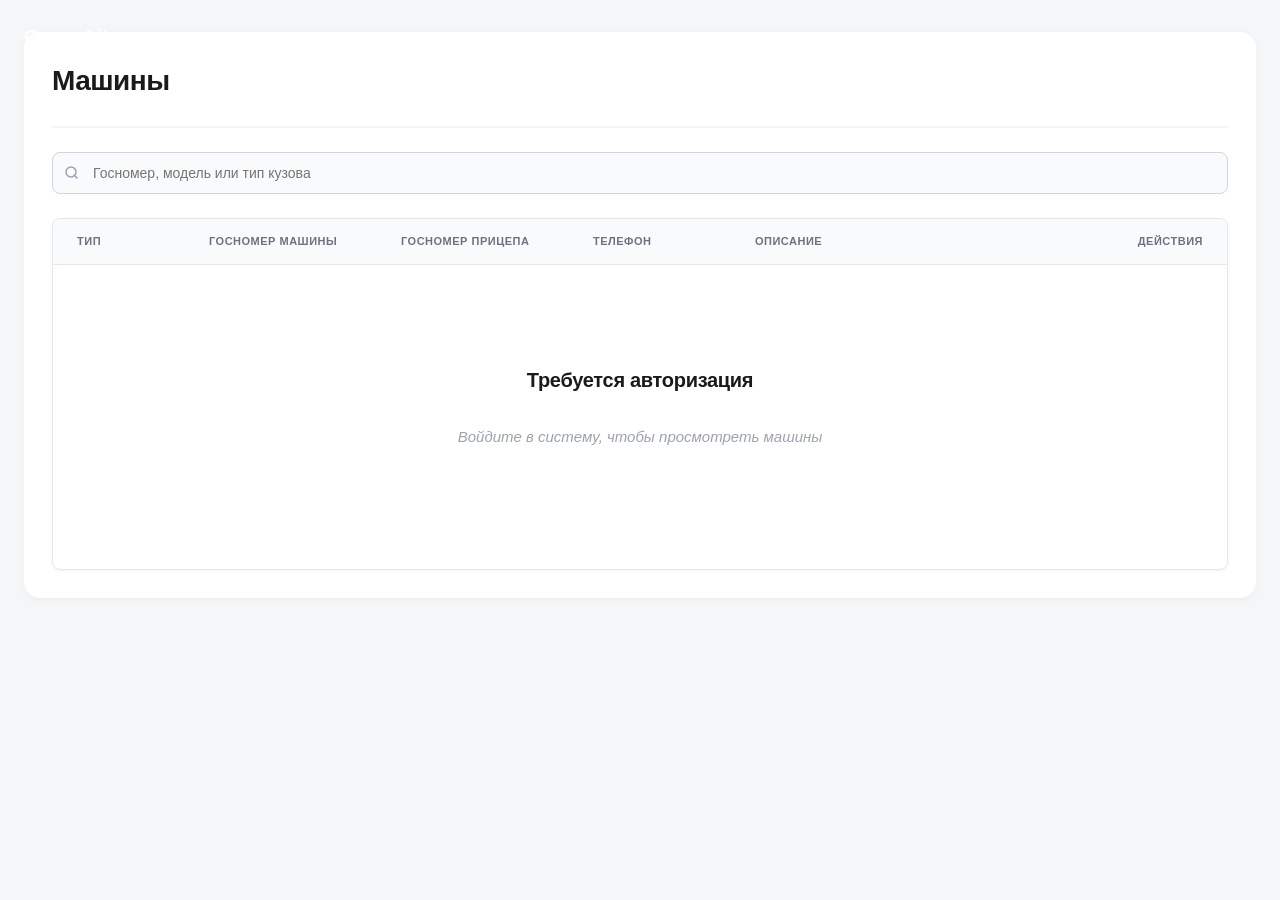
<file: frontend/trucks.html>
<!DOCTYPE html>
<html lang="ru" id="trucks-page">
<head>
  <meta charset="UTF-8" />
  <meta name="viewport" content="width=device-width, initial-scale=1.0">
  <title>Машины — CargoAitu</title>
  
  <link rel="stylesheet" href="styles.css?v=31" />
</head>
<body class="page-loading">

<header class="header">
  <div class="header-inner">
    <div class="logo">CargoAitu</div>
    <nav class="nav" id="mainNav">
      <a href="index.html" class="nav-item">Заявки</a>
      <a href="index.html#organizations" class="nav-item">Организации</a>
      <a href="index.html#partners" class="nav-item">Партнёры</a>
    </nav>
    <div class="header-actions">
      <div class="search">
        <svg width="16" height="16" viewBox="0 0 16 16" fill="none">
          <path d="M7 12A5 5 0 1 0 7 2a5 5 0 0 0 0 10zM13 13l-3-3" stroke="currentColor" stroke-width="1.5" stroke-linecap="round"/>
        </svg>
        <input type="text" placeholder="Найти заявку..." />
      </div>
      <div id="userHeaderInfo" class="user" style="display: none;">
        <div class="user-profile-trigger" id="userProfileTrigger">
          <span class="user-name-main" id="headerUserName">-</span>
          <span class="user-name-full" id="headerUserFullName">-</span>
          <svg class="user-caret" width="12" height="12" viewBox="0 0 12 12" fill="none">
            <path d="M2 4L6 8L10 4" stroke="currentColor" stroke-width="1.5" stroke-linecap="round" stroke-linejoin="round"/>
          </svg>
        </div>
        <div id="userProfileDropdown" class="user-profile-dropdown" style="display: none;">
          <div class="dropdown-header">
            <div class="dropdown-user-name" id="dropdownUserName">-</div>
            <div class="dropdown-user-role" id="dropdownUserRole">-</div>
          </div>
          <div class="dropdown-menu">
            <a href="trucks.html" class="dropdown-item">
              <span>Машины</span>
            </a>
            <a href="drivers.html" class="dropdown-item">
              <span>Водители</span>
            </a>
            <a href="messages.html" class="dropdown-item" id="messagesMenuItem">
              <span>Уведомления</span>
              <span class="dropdown-badge" id="messagesBadge" style="display: none;">0</span>
            </a>
            <a href="index.html" class="dropdown-item" onclick="event.preventDefault(); localStorage.setItem('openPaymentDetailsModal','true'); window.location.href='index.html';">
              <span>Платёжные реквизиты</span>
            </a>
            <a href="egov-company.html" class="dropdown-item" target="_blank" rel="noopener noreferrer">
              <span>Проверить компанию</span>
            </a>
            <div class="dropdown-divider"></div>
            <a href="#" class="dropdown-item dropdown-item-danger" id="logoutMenuItem">
              <span>Выйти</span>
            </a>
          </div>
        </div>
      </div>
      <div id="headerAuthButtons">
        <a href="login.html" class="btn-login">Войти</a>
      </div>
    </div>
  </div>
</header>

<main class="main">
  <div class="content">
    <div class="drivers-section">
      <div class="drivers-header">
        <h1 class="drivers-title">Машины</h1>
        <button class="btn-create" onclick="openAddVehicleModal()">
          <span class="btn-icon">+</span>
          Добавить машину
        </button>
      </div>
      
      <div class="drivers-search">
        <svg width="16" height="16" viewBox="0 0 16 16" fill="none">
          <path d="M7 12A5 5 0 1 0 7 2a5 5 0 0 0 0 10zM13 13l-3-3" stroke="currentColor" stroke-width="1.5" stroke-linecap="round"/>
        </svg>
        <input type="text" id="vehicleSearch" placeholder="Госномер, модель или тип кузова" />
      </div>
      
      <div class="table-wrapper">
        <div class="table-header">
          <div>Тип</div>
          <div>Госномер машины</div>
          <div>Госномер прицепа</div>
          <div>Телефон</div>
          <div>Описание</div>
          <div>Действия</div>
        </div>
        <div id="vehiclesTableBody" class="table-body">
          <div class="empty">
            <div class="empty-icon"></div>
            <div class="empty-title">Нет машин</div>
            <div class="empty-text">Добавьте первую машину</div>
          </div>
        </div>
      </div>
    </div>
  </div>
</main>


<div id="addVehicleModal" class="modal" style="display: none;">
  <div class="modal-content modal-large">
    <div class="modal-header">
      <h2>Добавить машину</h2>
      <button class="modal-close" onclick="closeAddVehicleModal()">&times;</button>
    </div>
    
    <form id="addVehicleForm" onsubmit="submitVehicle(event)">
      <div class="form-section">
        <div class="form-section-title">Транспортное средство</div>
        <div class="form-grid">
          <div class="form-field">
            <label>Состав ТС <span class="required">*</span></label>
            <select id="vehicleComposition" required onchange="updateVehicleForm()">
              <option value="">Выберите состав</option>
            </select>
          </div>
          <div class="form-field">
            <label>Тип кузова <span class="required">*</span></label>
            <select id="cargoBodyType" required>
              <option value="">Выберите тип кузова</option>
            </select>
          </div>
        </div>
      </div>
      
      <div class="form-section">
        <div class="form-section-title">Фактический перевозчик</div>
        <div class="form-grid">
          <div class="form-field">
            <label>Фактический перевозчик</label>
            <select id="actualCarrier" onchange="updateCarrierInfo()">
              <option value="Моя организация">Моя организация</option>
              <option value="Сторонняя организация">Сторонняя организация</option>
            </select>
          </div>
          <div class="form-field">
            <label>Страна регистрации фактического перевозчика</label>
            <input type="text" id="carrierRegistrationCountry" value="Казахстан" />
          </div>
        </div>
        <div class="form-info-text" id="carrierInfoText" style="margin-top: 12px; font-size: 13px; color: #6b7280; line-height: 1.6;">
          Выберите «Моя организация», если транспортное средство принадлежит вам, находится в аренде или лизинге (с экипажем или без). Выберите «Сторонняя организация», если транспортное средство участвует в договорах перевозки или экспедирования.
        </div>
      </div>
      
      <div class="form-section" id="capacitySection">
        <div class="form-section-title">Грузоподъёмность</div>
        <div class="form-grid">
          <div class="form-field">
            <label>Тоннаж, т</label>
            <input type="number" id="tonnage" step="0.01" />
          </div>
          <div class="form-field">
            <label>Кубатура, м³</label>
            <input type="number" id="volume" step="0.01" />
          </div>
        </div>
      </div>
      
      <div class="form-section" id="trailerSection">
        <div class="form-section-title">Полуприцеп</div>
        <div class="form-grid">
          <div class="form-field">
            <label>Регистрация</label>
            <input type="text" id="trailerRegistration" placeholder="Q Страна" />
          </div>
          <div class="form-field">
            <label>Госномер</label>
            <input type="text" id="trailerLicensePlate" />
          </div>
          <div class="form-field">
            <label>Марка</label>
            <select id="trailerBrandSelect"></select>
            <input type="text" id="trailerBrandOther" placeholder="Укажите марку" style="display: none; margin-top: 8px;" />
          </div>
        </div>
      </div>
      
      <div class="form-section" id="tractorSection">
        <div class="form-section-title">Тягач</div>
        <div class="form-grid">
          <div class="form-field">
            <label>Регистрация</label>
            <input type="text" id="tractorRegistration" placeholder="Q Страна" />
          </div>
          <div class="form-field">
            <label>Госномер</label>
            <input type="text" id="tractorLicensePlate" />
          </div>
          <div class="form-field">
            <label>Марка</label>
            <select id="tractorBrandSelect"></select>
            <input type="text" id="tractorBrandOther" placeholder="Укажите марку" style="display: none; margin-top: 8px;" />
          </div>
        </div>
      </div>
      
      <div class="form-section" id="phoneSection" style="display: none;">
        <div class="form-field full-width">
          <a href="#" class="link-add-phone" onclick="togglePhoneSection(event)">
            + Дополнить номером телефона в машине
          </a>
          <div id="phoneInputContainer" style="display: none; margin-top: 12px;">
            <input type="tel" id="vehiclePhone" placeholder="+7 (___) ___-__-__" />
          </div>
        </div>
      </div>
      
      <div class="modal-actions">
        <button type="button" class="btn-secondary" onclick="closeAddVehicleModal()">Отменить</button>
        <button type="submit" class="btn-login">Добавить</button>
      </div>
    </form>
  </div>
</div>


<div class="modal" id="logoutConfirmModal" style="display: none;">
  <div class="modal-content modal-content-sm">
    <div class="modal-header">
      <h2>Подтверждение выхода</h2>
      <button class="modal-close" onclick="closeLogoutConfirmModal()">
        <svg width="20" height="20" viewBox="0 0 20 20" fill="none" xmlns="http://www.w3.org/2000/svg">
          <path d="M15 5L5 15M5 5L15 15" stroke="currentColor" stroke-width="2" stroke-linecap="round" stroke-linejoin="round"/>
        </svg>
      </button>
    </div>
    <div class="modal-body">
      <p>Вы уверены, что хотите выйти из системы?</p>
    </div>
    <div class="modal-actions">
      <button type="button" class="btn-secondary" onclick="closeLogoutConfirmModal()">Отмена</button>
      <button type="button" class="btn-danger" id="confirmLogoutBtn">Выйти</button>
    </div>
  </div>
</div>

<script src="page-transitions.js?v=1"></script>
<script src="script.js?v=4"></script>
<script src="toast.js?v=1"></script>
<script src="notifications.js?v=6"></script>
<script src="data/vehicle-brands.js?v=1"></script>
<script src="trucks.js?v=2"></script>
</body>
</html>
</file>
<file: frontend/styles.css>
:root {
  --text-primary: #111827;
  --text-secondary: #6b7280;
  --text-muted: #9ca3af;
  --surface: #ffffff;
  --surface-muted: #f9fafb;
  --surface-subtle: #fafbfc;
  --border-subtle: #e5e7eb;
  --border-light: #f3f4f6;
  --accent: #0066cc;
  --accent-hover: #0052a3;
  --accent-soft: rgba(0, 102, 204, 0.1);
  --success: #10b981;
  --success-hover: #059669;
}

* {
  margin: 0;
  padding: 0;
  box-sizing: border-box;
}

html, body {
  height: 100%;
}

body {
  font-family: -apple-system, BlinkMacSystemFont, 'Segoe UI', 'Roboto', 'Helvetica Neue', Arial, sans-serif;
  background: #f5f6f8;
  color: #1a1a1a;
  line-height: 1.5;
  font-size: 14px;
  -webkit-font-smoothing: antialiased;
  
  
  backface-visibility: hidden;
  -webkit-backface-visibility: hidden;
  
  transition: opacity 0.4s cubic-bezier(0.25, 0.46, 0.45, 0.94);
}


.btn-create {
  
  visibility: visible;
}


body:not(.authenticated) .btn-create {
  visibility: hidden;
}

body.page-loading {
  opacity: 0;
  
}

body.page-loaded {
  opacity: 1;
  will-change: auto;
}

body.page-exit {
  opacity: 0;
  transition: opacity 0.3s cubic-bezier(0.55, 0.06, 0.68, 0.19);
  
}


#createRequestMap,
#detailRequestMap {
  width: 100%;
  height: 400px;
  border-radius: 8px;
  border: 1px solid #e5e7eb;
  background: #f3f4f6;
  margin-top: 10px;
}

#createRequestMap.loading,
#detailRequestMap.loading {
  display: flex;
  align-items: center;
  justify-content: center;
  color: #6b7280;
  font-size: 14px;
}


@media (prefers-reduced-motion: reduce) {
  body,
  body.page-loading,
  body.page-loaded,
  body.page-exit {
    transition: none;
    animation: none;
    transform: none;
    opacity: 1;
    filter: none;
  }
}


body.landing-page-active {
  display: flex;
  flex-direction: column;
}


.header {
  background: #0066cc;
  border-bottom: 1px solid #0052a3;
  padding: 0;
  box-shadow: 0 2px 8px rgba(0, 0, 0, 0.1);
  position: relative;
  z-index: 100;
  transition: all 0.3s;
  
  min-height: 64px;
  
  contain: layout;
}

.header.landing-header {
  background: transparent;
  box-shadow: none;
  position: absolute;
  top: 0;
  left: 0;
  right: 0;
}

.header-inner {
  max-width: 1400px;
  margin: 0 auto;
  padding: 16px 24px;
  display: flex;
  align-items: center;
  gap: 32px;
  
  min-height: 64px;
  
  contain: layout;
}

.logo {
  font-size: 20px;
  font-weight: 700;
  color: #ffffff;
  white-space: nowrap;
}

.nav {
  display: flex;
  gap: 0;
  flex: 1;
  flex-wrap: wrap;
  align-items: center;
  min-width: 0;
}

.nav-item {
  flex-shrink: 0;
  padding: 8px 16px;
  color: rgba(255, 255, 255, 0.8);
  text-decoration: none;
  font-weight: 500;
  font-size: 14px;
  transition: color 0.2s;
  border-bottom: 2px solid transparent;
  margin-bottom: -1px;
}

.nav-item:hover {
  color: #ffffff;
}

.nav-item.active {
  color: #ffffff;
  border-bottom-color: #ffffff;
}

.header-actions {
  display: flex;
  align-items: center;
  gap: 16px;
  
  min-height: 40px;
  
  contain: layout;
}

.search {
  position: relative;
  display: flex;
  align-items: center;
  
  min-width: 280px;
  min-height: 36px;
  
  contain: layout;
  
  visibility: visible;
  opacity: 1;
  pointer-events: auto;
}


html:not(.authenticated) .search,
body:not(.authenticated) .search {
  visibility: hidden;
  
  position: relative;
  opacity: 0;
  pointer-events: none;
}

html.authenticated .search,
body.authenticated .search {
  visibility: visible;
  opacity: 1;
  pointer-events: auto;
}

.search svg {
  position: absolute;
  left: 12px;
  color: #9ca3af;
  pointer-events: none;
}

.search input {
  padding: 8px 40px 8px 36px;
  border: 1px solid rgba(255, 255, 255, 0.2);
  border-radius: 6px;
  font-size: 14px;
  width: 280px;
  
  min-width: 280px;
  max-width: 280px;
  
  height: 36px;
  min-height: 36px;
  background: rgba(255, 255, 255, 0.15);
  color: #ffffff;
  transition: all 0.2s;
  box-sizing: border-box;
}

.search input::placeholder {
  color: rgba(255, 255, 255, 0.7);
}

.search input:focus {
  outline: none;
  border-color: rgba(255, 255, 255, 0.4);
  background: rgba(255, 255, 255, 0.25);
  box-shadow: 0 0 0 3px rgba(255, 255, 255, 0.1);
}

.search svg {
  color: rgba(255, 255, 255, 0.7);
}

.search-clear {
  position: absolute;
  right: 8px;
  top: 50%;
  transform: translateY(-50%);
  width: 24px;
  height: 24px;
  border: none;
  background: transparent;
  cursor: pointer;
  color: rgba(255, 255, 255, 0.7);
  display: flex;
  align-items: center;
  justify-content: center;
  border-radius: 6px;
  transition: all 0.2s ease;
  padding: 0;
  z-index: 1;
}

.search-clear:hover {
  background: rgba(255, 255, 255, 0.2);
  color: #ffffff;
}

.user {
  position: relative;
}

.user-profile-trigger {
  display: flex;
  flex-direction: column;
  align-items: flex-end;
  padding: 8px 12px;
  cursor: pointer;
  border-radius: 8px;
  transition: background 0.2s;
  position: relative;
  min-width: 120px;
}

.user-profile-trigger:hover {
  background: rgba(255, 255, 255, 0.1);
}

.user-name-main {
  font-size: 15px;
  font-weight: 600;
  color: #ffffff;
  line-height: 1.4;
}

.user-name-full {
  font-size: 12px;
  color: rgba(255, 255, 255, 0.8);
  line-height: 1.3;
  margin-top: 2px;
}

.user-caret {
  position: absolute;
  right: 8px;
  top: 50%;
  transform: translateY(-50%);
  color: rgba(255, 255, 255, 0.7);
  transition: transform 0.2s;
}

.user-profile-trigger:hover .user-caret {
  transform: translateY(-50%) rotate(180deg);
}

.user-profile-dropdown {
  position: absolute;
  top: calc(100% + 8px);
  right: 0;
  background: #ffffff;
  border-radius: 8px;
  box-shadow: 0 4px 12px rgba(0, 0, 0, 0.1);
  border: 1px solid #e5e7eb;
  min-width: 260px;
  max-width: 300px;
  z-index: 1000;
  overflow: hidden;
  animation: slideDown 0.2s ease-out;
}

@media (max-width: 768px) {
  .user-profile-dropdown {
    right: -20px;
    min-width: 260px;
  }
}

@keyframes slideDown {
  from {
    opacity: 0;
    transform: translateY(-4px);
  }
  to {
    opacity: 1;
    transform: translateY(0);
  }
}

.dropdown-header {
  padding: 14px 16px;
  background: #ffffff;
  border-bottom: 1px solid #f3f4f6;
}

.dropdown-user-name {
  font-size: 15px;
  font-weight: 600;
  color: #1a1a1a;
  margin-bottom: 3px;
}

.dropdown-user-role {
  font-size: 12px;
  color: #6b7280;
}

.dropdown-menu {
  padding: 4px 0;
}

.dropdown-item {
  display: flex;
  align-items: center;
  padding: 10px 16px;
  color: #374151;
  text-decoration: none;
  font-size: 14px;
  transition: background 0.15s;
  position: relative;
  gap: 12px;
  font-weight: 400;
}

.dropdown-item:hover {
  background: #f9fafb;
}

.dropdown-icon {
  display: none;
}

.dropdown-badge {
  margin-left: auto;
  background: #e5e7eb;
  color: #374151;
  font-size: 11px;
  font-weight: 600;
  padding: 2px 6px;
  border-radius: 10px;
  min-width: 18px;
  text-align: center;
}

.dropdown-divider {
  height: 1px;
  background: #f3f4f6;
  margin: 6px 0;
}

.dropdown-item-danger {
  color: #6b7280;
}

.dropdown-item-danger:hover {
  background: #f9fafb;
  color: #374151;
}

.btn-login {
  padding: 10px 24px;
  background: linear-gradient(135deg, #0066cc 0%, #0052a3 100%);
  color: #fff;
  text-decoration: none;
  border-radius: 10px;
  font-weight: 600;
  font-size: 14px;
  transition: all 0.2s;
  border: none;
  cursor: pointer;
  display: inline-flex;
  align-items: center;
  justify-content: center;
  box-shadow: 0 2px 8px rgba(0, 102, 204, 0.25);
}

.btn-login:hover {
  transform: translateY(-1px);
  box-shadow: 0 4px 12px rgba(0, 102, 204, 0.35);
}

.btn-login:active {
  transform: translateY(0);
}


.main {
  padding: 32px 24px;
  background: #f5f6f8;
  width: 100%;
  box-sizing: border-box;
  
  contain: layout paint;
}


.page {
  min-height: 0;
}


.page-hidden {
  opacity: 0;
  pointer-events: none;
  position: absolute;
  inset: 0;
  min-height: 0;
}


.page-visible {
  opacity: 1;
  pointer-events: auto;
  position: relative;
}


#mainContent {
  
  display: block !important;
  min-height: 0;
  
  contain: layout paint;
}


body.landing-page-active .page {
  opacity: 0;
  pointer-events: none;
  position: absolute;
  inset: 0;
  min-height: 0;
}


body.login-page .main.login-main {
  padding: 40px 24px;
  background: transparent;
}

.content {
  max-width: 1400px;
  margin: 0 auto;
}

#mainContent .content {
  max-width: 1280px;
  padding-left: 20px;
  padding-right: 20px;
}


.filters {
  background: #ffffff;
  border: 1px solid #e5e7eb;
  border-radius: 12px;
  padding: 24px;
  margin-bottom: 24px;
  box-shadow: 0 1px 3px rgba(0, 0, 0, 0.05);
  transition: box-shadow 0.2s ease;
  
  min-height: 140px;
  
  contain: layout;
}

.filters:hover {
  box-shadow: 0 2px 6px rgba(0, 0, 0, 0.08);
}

.filters-header {
  display: flex;
  justify-content: space-between;
  align-items: center;
  margin-bottom: 20px;
  
  min-height: 60px;
  
  contain: layout;
}

.filters-title-section {
  flex: 1;
}

.filters-title {
  margin: 0 0 4px 0;
  font-size: 22px;
  font-weight: 600;
  color: #111827;
  letter-spacing: -0.3px;
}

.filters-subtitle {
  margin: 0;
  font-size: 14px;
  color: #6b7280;
  font-weight: 400;
}

.filters-subtitle--market {
  font-size: 13px;
  line-height: 1.4;
  color: #64748b;
  margin-bottom: 4px;
}

.market-result-count {
  margin: 0;
  font-size: 13px;
  font-weight: 600;
  color: #0f172a;
  letter-spacing: -0.02em;
}

.btn-create {
  display: flex;
  align-items: center;
  gap: 8px;
  padding: 10px 20px;
  background: #0066cc;
  color: #fff;
  border: none;
  border-radius: 8px;
  font-weight: 500;
  font-size: 14px;
  cursor: pointer;
  transition: all 0.2s ease;
  white-space: nowrap;
  box-shadow: 0 1px 3px rgba(0, 102, 204, 0.2);
  
  min-height: 36px;
  min-width: 160px;
  
  contain: layout;
  
  visibility: visible;
}


body:not(.authenticated) .btn-create {
  visibility: hidden;
}

.btn-create.visible {
  visibility: visible;
}

.btn-create:hover {
  background: #0052a3;
  box-shadow: 0 2px 6px rgba(0, 102, 204, 0.3);
  transform: translateY(-1px);
}

.btn-create:active {
  background: #004080;
  transform: translateY(0);
  box-shadow: 0 1px 2px rgba(0, 102, 204, 0.2);
}

.btn-icon {
  font-size: 18px;
  font-weight: 700;
  line-height: 1;
}

.filters-row {
  display: grid;
  grid-template-columns: repeat(6, 1fr);
  gap: 20px;
  margin-bottom: 20px;
}

.filter-field {
  display: flex;
  flex-direction: column;
  gap: 8px;
}

.filter-field label {
  font-size: 13px;
  font-weight: 600;
  color: #374151;
  letter-spacing: -0.1px;
}

.filter-field input {
  padding: 12px 16px;
  border: 2px solid #e5e7eb;
  border-radius: 10px;
  font-size: 14px;
  transition: all 0.2s;
  background: #fff;
  color: #1a1a1a;
}

.filter-field input:hover {
  border-color: #d1d5db;
}

.filter-field input:focus {
  outline: none;
  border-color: #0066cc;
  box-shadow: 0 0 0 4px rgba(0, 102, 204, 0.1);
  background: #fafbfc;
}

.filter-field input::placeholder {
  color: #9ca3af;
}

.btn-update {
  display: flex;
  align-items: center;
  justify-content: center;
  gap: 6px;
  padding: 12px 20px;
  background: #f9fafb;
  border: 2px solid #e5e7eb;
  border-radius: 10px;
  font-weight: 600;
  font-size: 14px;
  cursor: pointer;
  transition: all 0.2s;
  color: #4b5563;
  height: 100%;
}

.btn-update:hover {
  background: #f3f4f6;
  border-color: #d1d5db;
  color: #1a1a1a;
  transform: translateY(-1px);
}

.btn-update span {
  font-size: 16px;
}

.filter-tags {
  display: flex;
  gap: 8px;
  flex-wrap: wrap;
}

.tag {
  padding: 6px 16px;
  background: #f9fafb;
  border: 1px solid #e5e7eb;
  border-radius: 6px;
  font-size: 13px;
  font-weight: 500;
  color: #374151;
  cursor: pointer;
  transition: all 0.2s ease;
  white-space: nowrap;
}

.tag:hover {
  background: #f3f4f6;
  border-color: #d1d5db;
  color: #111827;
  transform: translateY(-1px);
}

.tag.active {
  background: #0066cc;
  color: #fff;
  border-color: #0066cc;
  box-shadow: 0 1px 3px rgba(0, 102, 204, 0.3);
}


.filters--marketplace {
  min-height: 0;
  box-shadow: 0 4px 24px rgba(15, 23, 42, 0.06);
  border: 1px solid #e8eaef;
  background: linear-gradient(180deg, #ffffff 0%, #fafbfc 100%);
}

.filters-header--market {
  align-items: flex-start;
  gap: 16px;
  flex-wrap: wrap;
  padding-bottom: 4px;
  border-bottom: 1px solid #eef0f4;
  margin-bottom: 16px;
}

.filters-title-row {
  display: flex;
  align-items: center;
  gap: 10px;
  flex-wrap: wrap;
}

.market-help-trigger {
  flex-shrink: 0;
  width: 26px;
  height: 26px;
  border-radius: 999px;
  border: 1px solid #e5e7eb;
  background: #f9fafb;
  color: #6b7280;
  font-size: 13px;
  font-weight: 700;
  cursor: help;
  line-height: 1;
  transition: background 0.2s, color 0.2s, border-color 0.2s;
}

.market-help-trigger:hover {
  background: #eff6ff;
  color: #1d4ed8;
  border-color: #bfdbfe;
}

.filters-header-actions {
  display: flex;
  align-items: center;
  gap: 12px;
}

.btn-create--hero {
  padding: 13px 24px;
  font-size: 15px;
  font-weight: 700;
  border-radius: 11px;
  box-shadow: 0 4px 18px rgba(0, 102, 204, 0.4);
  background: linear-gradient(180deg, #0a7fff 0%, #0066cc 100%);
  border: 1px solid rgba(255, 255, 255, 0.2);
  transition: transform 0.2s ease, box-shadow 0.2s ease, filter 0.2s ease;
}

.filters--marketplace .filters-header-actions .btn-create--hero {
  position: sticky;
  top: 72px;
  z-index: 34;
  flex-shrink: 0;
}

.btn-create--hero:hover {
  transform: translateY(-2px);
  box-shadow: 0 8px 28px rgba(0, 102, 204, 0.48);
  filter: brightness(1.03);
}

.btn-create--hero:active {
  transform: translateY(0);
  filter: brightness(0.98);
}

.market-sticky-stack {
  position: sticky;
  top: 64px;
  z-index: 20;
  margin: 0 -8px 16px;
  padding: 8px 8px 12px;
  background: linear-gradient(180deg, rgba(250, 251, 252, 0.98) 0%, rgba(250, 251, 252, 0.98) 88%, transparent 100%);
  border-radius: 0 0 12px 12px;
}

.market-controls-row {
  display: flex;
  flex-wrap: wrap;
  align-items: center;
  gap: 10px;
  margin-top: 12px;
}

.market-filters-toggle {
  display: inline-flex;
  align-items: center;
  gap: 8px;
  padding: 10px 16px;
  border-radius: 10px;
  border: 1px solid #e5e7eb;
  background: #fff;
  font-size: 14px;
  font-weight: 600;
  color: #374151;
  cursor: pointer;
  transition: background 0.2s, border-color 0.2s, box-shadow 0.2s;
  box-shadow: 0 1px 2px rgba(15, 23, 42, 0.04);
}

.market-filters-toggle:hover {
  border-color: #cbd5e1;
  background: #f8fafc;
}

.market-filters-toggle-chevron {
  font-size: 10px;
  opacity: 0.7;
}

.market-quick-chips {
  display: flex;
  flex-wrap: wrap;
  gap: 8px;
  flex: 1;
  min-width: 0;
  align-items: center;
}

.market-quick-chip {
  padding: 8px 12px;
  border-radius: 999px;
  border: 1px solid #e5e7eb;
  background: #fff;
  font-size: 14px;
  font-weight: 500;
  color: #4b5563;
  cursor: pointer;
  transition: background 0.2s, border-color 0.2s, color 0.2s, box-shadow 0.2s;
  white-space: nowrap;
}

.market-quick-chip:hover {
  border-color: #0066cc;
  color: #0066cc;
  background: #f0f7ff;
}

.market-quick-chip--active {
  border-color: #0066cc;
  background: #e8f2ff;
  color: #1d4ed8;
  font-weight: 600;
}

.refresh-indicator--market {
  display: inline-flex;
  align-items: center;
  justify-content: center;
  width: 36px;
  height: 36px;
  border-radius: 10px;
  border: 1px solid #e5e7eb;
  background: #f9fafb;
  color: #6b7280;
  transition: color 0.2s, border-color 0.2s, background 0.2s;
}

.refresh-indicator--market.refreshing {
  color: #0066cc;
  border-color: rgba(0, 102, 204, 0.35);
  background: rgba(0, 102, 204, 0.06);
  animation: market-spin 0.9s linear infinite;
}

@keyframes market-spin {
  to {
    transform: rotate(360deg);
  }
}

.market-tabs {
  display: flex;
  flex-wrap: wrap;
  gap: 8px;
  margin-bottom: 16px;
  padding: 4px;
  background: #f3f4f6;
  border-radius: 12px;
  border: 1px solid #e5e7eb;
}

.market-tab {
  flex: 1 1 auto;
  min-width: 0;
  padding: 10px 14px;
  border: none;
  border-radius: 10px;
  background: transparent;
  font-size: 14px;
  font-weight: 600;
  color: #4b5563;
  cursor: pointer;
  transition: background 0.2s, color 0.2s, box-shadow 0.2s;
}

.market-tab:hover {
  color: #111827;
  background: rgba(255, 255, 255, 0.65);
}

.market-tab--active {
  background: #fff;
  color: #0066cc;
  box-shadow: 0 1px 4px rgba(15, 23, 42, 0.08);
}

.market-filters-panel {
  margin-bottom: 0;
}

.market-filters-panel.market-filters-panel--collapsed {
  display: none;
}

.market-filters-inner {
  padding: 16px 18px;
  border-radius: 12px;
  border: 1px solid #e8eaef;
  background: #f9fafb;
  box-shadow: inset 0 1px 0 rgba(255, 255, 255, 0.8);
}

.market-filter-group {
  margin-bottom: 14px;
}

.market-filter-group:last-of-type {
  margin-bottom: 10px;
}

.market-filter-group-title {
  font-size: 11px;
  font-weight: 700;
  text-transform: uppercase;
  letter-spacing: 0.06em;
  color: #9ca3af;
  margin-bottom: 8px;
}

.market-filter-actions {
  display: flex;
  justify-content: flex-end;
  padding-top: 4px;
}

.market-filters-row {
  display: grid;
  grid-template-columns: repeat(auto-fill, minmax(140px, 1fr));
  gap: 10px;
  align-items: end;
}

.market-filters-row--pair {
  grid-template-columns: repeat(2, minmax(0, 1fr));
  max-width: 420px;
}

.market-filter-field {
  display: flex;
  flex-direction: column;
  gap: 6px;
  min-width: 0;
}

.market-filter-field--narrow {
  max-width: 160px;
}

.market-filter-label {
  font-size: 12px;
  font-weight: 600;
  color: #6b7280;
  letter-spacing: 0.02em;
}

.market-filter-input {
  width: 100%;
  padding: 8px 10px;
  border: 1px solid #e5e7eb;
  border-radius: 8px;
  font-size: 14px;
  background: #fff;
  transition: border-color 0.2s, box-shadow 0.2s;
}

.market-filter-input:hover {
  border-color: #d1d5db;
}

.market-filter-input:focus {
  outline: none;
  border-color: #0066cc;
  box-shadow: 0 0 0 3px rgba(0, 102, 204, 0.12);
}

.market-filter-reset {
  padding: 8px 14px;
  border-radius: 8px;
  border: 1px solid #e5e7eb;
  background: #fff;
  font-size: 13px;
  font-weight: 600;
  color: #6b7280;
  cursor: pointer;
  transition: background 0.2s, border-color 0.2s, color 0.2s;
}

.market-filter-reset:hover {
  background: #f3f4f6;
  border-color: #d1d5db;
  color: #111827;
}

.requests-grid-wrap {
  position: relative;
}

.requests-grid-skeleton {
  display: grid;
  grid-template-columns: repeat(3, minmax(0, 1fr));
  gap: 20px;
  margin-bottom: 16px;
}

@media (max-width: 1100px) {
  .requests-grid-skeleton {
    grid-template-columns: repeat(2, minmax(0, 1fr));
  }
}

.requests-grid-skeleton.hidden {
  display: none;
}

.request-card-skeleton {
  min-height: 180px;
  border-radius: 14px;
  background: linear-gradient(90deg, #f3f4f6 0%, #eceff3 50%, #f3f4f6 100%);
  background-size: 200% 100%;
  animation: market-shimmer 1.2s ease-in-out infinite;
  border: 1px solid #e5e7eb;
}

@keyframes market-shimmer {
  0% {
    background-position: 100% 0;
  }
  100% {
    background-position: -100% 0;
  }
}

.requests-grid {
  display: grid;
  grid-template-columns: repeat(3, minmax(0, 1fr));
  gap: 20px;
  align-content: start;
  min-height: 120px;
  padding-top: 4px;
}

@media (max-width: 1100px) {
  .requests-grid {
    grid-template-columns: repeat(2, minmax(0, 1fr));
  }
}

.market-filters-panel:not(.market-filters-panel--collapsed) {
  margin-bottom: 16px;
}

.request-card-wrapper {
  position: relative;
  display: flex;
  border-radius: 16px;
  overflow: hidden;
  background: #fff;
  border: 1px solid #e8eaef;
  box-shadow: 0 1px 3px rgba(15, 23, 42, 0.06);
  transition: box-shadow 0.2s ease, border-color 0.2s ease, transform 0.12s ease, background 0.2s ease;
  outline: none;
}

.request-card-wrapper--mine {
  background: linear-gradient(145deg, #eef6ff 0%, #ffffff 55%, #ffffff 100%);
  border-color: rgba(0, 102, 204, 0.32);
  box-shadow: 0 2px 10px rgba(0, 102, 204, 0.09);
}

.request-card-wrapper--market {
  background: #fff;
  border-color: #e2e8f0;
}

.request-card-wrapper:hover {
  box-shadow: 0 10px 28px rgba(15, 23, 42, 0.1);
  border-color: #cbd5e1;
}

.request-card-wrapper--mine:hover {
  box-shadow: 0 12px 32px rgba(0, 102, 204, 0.18);
  border-color: rgba(0, 102, 204, 0.5);
}

.request-card-wrapper:focus-within {
  border-color: #0066cc;
  box-shadow: 0 0 0 3px rgba(0, 102, 204, 0.18), 0 8px 24px rgba(15, 23, 42, 0.08);
}

.request-card-wrapper--mine:focus-within {
  border-color: #0052a3;
  box-shadow: 0 0 0 3px rgba(0, 102, 204, 0.22), 0 10px 28px rgba(0, 102, 204, 0.15);
}

.request-card-wrapper:active {
  transform: translateY(1px);
}

.request-card {
  flex: 1;
  min-width: 0;
  padding: 17px 16px;
  cursor: pointer;
  background: #fff;
  transition: background 0.2s ease;
}

.request-card-wrapper:hover .request-card {
  background: #fafbfc;
}

.request-card-wrapper--mine .request-card {
  background: transparent;
}

.request-card-wrapper--mine:hover .request-card {
  background: rgba(255, 255, 255, 0.65);
}

.request-card-wrapper.swiped .request-card {
  transform: translateX(-80px);
}

.request-card-delete {
  position: absolute;
  right: 0;
  top: 0;
  bottom: 0;
  width: 72px;
  display: flex;
  align-items: center;
  justify-content: center;
  background: linear-gradient(180deg, #fee2e2 0%, #fecaca 100%);
  opacity: 0;
  pointer-events: none;
  transition: opacity 0.2s;
}

.request-card-wrapper.swiped .request-card-delete {
  opacity: 1;
  pointer-events: auto;
}

.request-card__top {
  display: flex;
  justify-content: space-between;
  align-items: flex-start;
  gap: 10px;
  margin-bottom: 10px;
}

.request-card__labels {
  display: flex;
  flex-wrap: wrap;
  gap: 6px;
}

.request-card__pill {
  display: inline-flex;
  align-items: center;
  padding: 4px 10px;
  border-radius: 999px;
  font-size: 11px;
  font-weight: 600;
  letter-spacing: 0.02em;
  line-height: 1.3;
}

.request-card__pill--role-owner {
  background: #dbeafe;
  color: #1e40af;
  border: 1px solid #93c5fd;
}

.request-card__pill--role-market {
  background: #f1f5f9;
  color: #475569;
  border: 1px solid #e2e8f0;
}

.request-card__pill--bids {
  background: #ecfdf5;
  color: #047857;
}

.request-card__pill--status {
  font-size: 11px;
}

.request-card__pill--status-active {
  background: #ecfdf5;
  color: #047857;
  border: 1px solid #a7f3d0;
}

.request-card__pill--status-in_progress {
  background: #fffbeb;
  color: #b45309;
  border: 1px solid #fde68a;
}

.request-card__pill--status-awaiting_carrier_confirmation {
  background: #fffbeb;
  color: #b45309;
  border: 1px solid #fde68a;
}

.request-card__pill--status-completed {
  background: #f3f4f6;
  color: #4b5563;
  border: 1px solid #e5e7eb;
}

.request-card__pill--status-cancelled {
  background: #fef2f2;
  color: #b91c1c;
  border: 1px solid #fecaca;
}

.request-card__pill--status-other {
  background: #f8fafc;
  color: #475569;
  border: 1px solid #e2e8f0;
}

.request-card__top-actions {
  flex-shrink: 0;
}

.request-card__id {
  font-size: 12px;
  font-weight: 600;
  color: #9ca3af;
}

.request-card__icon-del {
  display: inline-flex;
  align-items: center;
  justify-content: center;
  width: 34px;
  height: 34px;
  border: none;
  border-radius: 10px;
  background: #f9fafb;
  color: #9ca3af;
  cursor: pointer;
  transition: background 0.2s, color 0.2s;
}

.request-card__icon-del:hover {
  background: #fee2e2;
  color: #b91c1c;
}

.request-card__hero {
  display: grid;
  grid-template-columns: max-content minmax(0, 1fr);
  gap: 10px 20px;
  align-items: start;
  margin-bottom: 10px;
  padding-bottom: 10px;
  border-bottom: 1px solid #f1f5f9;
}

.request-card__route-col {
  min-width: 0;
}

.request-card__price-col {
  flex-shrink: 0;
  text-align: left;
  min-width: max-content;
  display: flex;
  flex-direction: column;
  align-items: flex-start;
  gap: 3px;
}

.request-card__price-label {
  font-size: 12px;
  font-weight: 500;
  letter-spacing: 0.01em;
  color: rgba(100, 116, 139, 0.88);
}

.request-card__price-shell {
  width: 100%;
}

.request-card__price-line {
  display: flex;
  flex-wrap: nowrap;
  align-items: baseline;
  justify-content: flex-start;
  gap: 6px;
}

.request-card__eyebrow {
  display: block;
  font-size: 12px;
  font-weight: 500;
  letter-spacing: 0.01em;
  color: rgba(100, 116, 139, 0.88);
  margin-bottom: 4px;
}

.request-card__route {
  font-size: clamp(16px, 1.9vw, 18px);
  font-weight: 600;
  color: #1e293b;
  letter-spacing: -0.2px;
  line-height: 1.3;
  margin-bottom: 0;
  word-break: break-word;
}

.request-card__arrow {
  color: rgba(148, 163, 184, 0.9);
  font-weight: 500;
  margin: 0 4px;
}

.request-card__price-value {
  font-size: clamp(20px, 2.1vw, 24px);
  font-weight: 700;
  color: #047857;
  letter-spacing: -0.35px;
  line-height: 1.2;
  font-variant-numeric: tabular-nums;
  white-space: nowrap;
}

.request-card__price-value--contract {
  font-size: clamp(16px, 1.8vw, 18px);
  font-weight: 600;
  color: rgba(100, 116, 139, 0.92);
  letter-spacing: -0.15px;
  white-space: nowrap;
}

.request-card__meta-row {
  display: flex;
  flex-wrap: wrap;
  align-items: center;
  gap: 6px 4px;
  margin-bottom: 10px;
  font-size: 13px;
  line-height: 1.4;
  color: rgba(71, 85, 105, 0.68);
}

.request-card__meta-item {
  display: inline-flex;
  align-items: center;
  gap: 5px;
  color: rgba(71, 85, 105, 0.68);
}

.request-card__meta-text {
  font-weight: 400;
  color: rgba(71, 85, 105, 0.68);
}

.request-card__meta-sep {
  color: #cbd5e1;
  user-select: none;
}

.request-card__svg--muted {
  opacity: 0.55;
  flex-shrink: 0;
}

.request-card__svg {
  flex-shrink: 0;
}

.request-card__meta {
  display: none;
}

.request-card__dot {
  margin: 0 6px;
  color: #d1d5db;
}

.request-card__price {
  font-weight: 600;
  color: #374151;
}

.request-card__express {
  display: inline-block;
  margin-left: 6px;
  padding: 2px 8px;
  border-radius: 6px;
  font-size: 11px;
  font-weight: 600;
  background: #fef3c7;
  color: #b45309;
  vertical-align: middle;
}

.request-card__customer {
  font-size: 13px;
  font-weight: 400;
  color: rgba(71, 85, 105, 0.72);
  margin-bottom: 10px;
  padding: 7px 9px;
  border-radius: 8px;
  background: #f8fafc;
  border: 1px solid #f1f5f9;
  line-height: 1.45;
}

.request-card__customer strong {
  color: rgba(15, 23, 42, 0.88);
  font-weight: 500;
}

.request-card__anon {
  color: #9ca3af;
  font-style: italic;
}

.request-card__footer {
  display: flex;
  flex-direction: column;
  gap: 8px;
  margin-top: 4px;
}

.request-card__neutral-box {
  padding: 12px 14px;
  border-radius: 10px;
  background: #f8fafc;
  border: 1px solid #e2e8f0;
}

.request-card__neutral-msg {
  margin: 0;
  font-size: 13px;
  line-height: 1.5;
  color: #64748b;
  font-weight: 400;
}

.request-card__cta {
  display: inline-flex;
  align-items: center;
  justify-content: center;
  width: 100%;
  padding: 11px 14px;
  border-radius: 10px;
  font-size: 14px;
  font-weight: 600;
  border: none;
  cursor: pointer;
  transition: background 0.2s, box-shadow 0.2s, transform 0.1s;
}

.request-card__cta--primary {
  background: linear-gradient(180deg, #0077ee 0%, #0066cc 100%);
  color: #fff;
  box-shadow: 0 2px 8px rgba(0, 102, 204, 0.35);
}

.request-card__cta--primary:hover {
  background: linear-gradient(180deg, #1a88ff 0%, #0052a3 100%);
  box-shadow: 0 4px 14px rgba(0, 102, 204, 0.4);
}

.request-card__cta--primary:active {
  transform: scale(0.99);
}

.request-card__cta--secondary {
  background: #f3f4f6;
  color: #111827;
  border: 1px solid #e5e7eb;
}

.request-card__cta--secondary:hover {
  background: #e5e7eb;
}

.request-card__cta-pair {
  display: flex;
  flex-wrap: wrap;
  gap: 8px;
  width: 100%;
}

.request-card__cta-pair .request-card__cta {
  flex: 1 1 calc(50% - 4px);
  min-width: 120px;
  width: auto;
}

.carrier-await-banner {
  padding: 14px 20px 16px;
  border-bottom: 1px solid #fde68a;
  background: linear-gradient(180deg, #fffbeb 0%, #fff 100%);
}

.carrier-await-banner__text {
  margin: 0 0 12px;
  font-size: 14px;
  line-height: 1.45;
  color: #92400e;
}

.carrier-await-banner__actions {
  display: flex;
  flex-wrap: wrap;
  gap: 10px;
  align-items: center;
}


.carrier-setup-panel {
  margin-bottom: 8px;
}

.carrier-setup-card {
  padding: 20px 20px 22px;
  border-radius: 14px;
  border: 1px solid #e0e7ff;
  background: linear-gradient(145deg, #f8fafc 0%, #ffffff 55%, #f1f5f9 100%);
  box-shadow: 0 4px 24px rgba(15, 23, 42, 0.06);
}

.carrier-setup-title {
  margin: 0 0 6px;
  font-size: 18px;
  font-weight: 700;
  color: #0f172a;
  letter-spacing: -0.02em;
}

.carrier-setup-phase {
  margin: 0 0 16px;
  font-size: 13px;
  line-height: 1.45;
  color: #64748b;
}

.carrier-setup-steps {
  display: flex;
  flex-direction: column;
  gap: 10px;
  margin-bottom: 16px;
}

.carrier-setup-step {
  display: flex;
  align-items: flex-start;
  gap: 12px;
  padding: 12px 14px;
  border-radius: 12px;
  border: 1px solid #e2e8f0;
  background: #fff;
  transition: border-color 0.2s, box-shadow 0.2s;
}

.carrier-setup-step--done {
  border-color: #bbf7d0;
  background: linear-gradient(180deg, #f0fdf4 0%, #ffffff 100%);
  box-shadow: 0 1px 0 rgba(16, 185, 129, 0.12);
}

.carrier-setup-step--todo {
  border-style: dashed;
  border-color: #cbd5e1;
}

.carrier-setup-step__icon {
  flex-shrink: 0;
  font-size: 18px;
  line-height: 1.2;
}

.carrier-setup-step__title {
  font-size: 13px;
  font-weight: 700;
  color: #0f172a;
  margin-bottom: 2px;
}

.carrier-setup-step__hint {
  font-size: 13px;
  color: #475569;
  line-height: 1.4;
  word-break: break-word;
}

.carrier-setup-alert {
  margin-bottom: 14px;
}

.carrier-setup-alert-inner {
  padding: 12px 14px;
  border-radius: 10px;
  background: #eff6ff;
  border: 1px solid #bfdbfe;
  color: #1e3a5f;
}

.carrier-setup-alert-inner strong {
  display: block;
  margin-bottom: 4px;
  font-size: 14px;
}

.carrier-setup-alert-inner p {
  margin: 0;
  font-size: 13px;
  line-height: 1.45;
  color: #334155;
}

.carrier-setup-alert-inner--muted {
  background: #f8fafc;
  border-color: #e2e8f0;
  color: #64748b;
}

.carrier-setup-cta-row {
  margin-bottom: 10px;
}

.carrier-setup-btn-primary {
  width: 100%;
  max-width: 100%;
  padding: 14px 18px;
  font-size: 15px;
  font-weight: 600;
  border-radius: 12px;
  box-shadow: 0 4px 14px rgba(0, 102, 204, 0.25);
}

.carrier-setup-subactions {
  display: flex;
  flex-wrap: wrap;
  gap: 8px;
  align-items: center;
  margin-bottom: 4px;
}

.carrier-setup-or {
  font-size: 12px;
  color: #94a3b8;
  width: 100%;
  margin-bottom: 2px;
}

.carrier-setup-summary {
  margin-top: 4px;
  margin-bottom: 12px;
}

.carrier-setup-summary-card {
  padding: 16px 18px;
  border-radius: 12px;
  border: 1px solid #d1fae5;
  background: linear-gradient(180deg, #ecfdf5 0%, #ffffff 100%);
}

.carrier-setup-summary-title {
  margin: 0 0 12px;
  font-size: 15px;
  font-weight: 700;
  color: #065f46;
}

.carrier-setup-dl {
  margin: 0;
  display: grid;
  grid-template-columns: minmax(100px, 140px) 1fr;
  gap: 8px 12px;
  font-size: 13px;
}

.carrier-setup-dl dt {
  margin: 0;
  color: #64748b;
  font-weight: 500;
}

.carrier-setup-dl dd {
  margin: 0;
  color: #0f172a;
  font-weight: 500;
}

.carrier-setup-contract {
  margin-top: 4px;
}

.carrier-setup-contract-box {
  padding: 14px 16px;
  border-radius: 12px;
  display: flex;
  align-items: flex-start;
  gap: 12px;
}

.carrier-setup-contract-box--cta {
  background: #f8fafc;
  border: 1px dashed #cbd5e1;
  flex-direction: column;
  align-items: stretch;
}

.carrier-setup-contract-box--cta .btn-login {
  align-self: flex-start;
}

.carrier-setup-contract-box__lead {
  margin: 0 0 12px;
  font-size: 13px;
  color: #475569;
  line-height: 1.45;
}

.carrier-setup-contract-box--done {
  background: #f0f9ff;
  border: 1px solid #93c5fd;
}

.carrier-setup-contract-box__icon {
  font-size: 20px;
  line-height: 1;
}

.carrier-setup-contract-box__meta {
  font-size: 12px;
  color: #64748b;
  margin-top: 4px;
}

.carrier-company-block {
  margin-top: 8px;
}

.request-card__hint {
  margin: 0;
  font-size: 12px;
  color: #9ca3af;
  text-align: center;
}

.request-card__state-done,
.request-card__state-bid {
  display: block;
  text-align: center;
  padding: 10px;
  border-radius: 10px;
  font-size: 13px;
  font-weight: 600;
}

.request-card__state-done {
  background: #f3f4f6;
  color: #374151;
}

.request-card__state-bid {
  background: #ecfdf5;
  color: #047857;
}

.request-card__state-muted {
  font-size: 13px;
  color: #9ca3af;
  text-align: center;
}

.empty--marketplace {
  grid-column: 1 / -1;
  padding: 56px 20px;
}

.empty--marketplace .empty-actions {
  margin-top: 20px;
}

.btn-create--empty {
  margin: 0 auto;
}

.filter-tags--market {
  margin-top: 12px;
  padding-top: 12px;
  border-top: 1px solid #eef0f4;
}

@media (max-width: 640px) {
  .market-tabs {
    flex-direction: column;
  }

  .market-tab {
    width: 100%;
  }

  .market-filters-row {
    grid-template-columns: 1fr;
  }

  .market-filters-row--pair {
    grid-template-columns: 1fr;
    max-width: none;
  }

  .market-filter-field--narrow {
    max-width: none;
  }

  .requests-grid {
    grid-template-columns: 1fr;
  }

  .requests-grid-skeleton {
    grid-template-columns: 1fr;
  }

  .filters-header--market {
    flex-direction: column;
    align-items: stretch;
  }

  .filters-header-actions {
    justify-content: flex-end;
  }

  .market-sticky-stack {
    top: 56px;
    margin: 0 0 12px;
    padding: 6px 0 10px;
  }

  .market-controls-row {
    flex-direction: column;
    align-items: stretch;
  }

  .market-quick-chips {
    width: 100%;
  }

  .request-card__hero {
    grid-template-columns: 1fr;
    gap: 12px;
  }

  .request-card__price-col {
    max-width: none;
    align-items: flex-start;
    text-align: left;
  }

  .request-card__price-shell {
    align-items: flex-start;
  }

  .request-card__price-line {
    justify-content: flex-start;
  }

  .request-card__route {
    font-size: 17px;
  }
}


.table-wrapper {
  background: #fff;
  border: 1px solid #e5e7eb;
  border-radius: 8px;
  overflow: hidden;
  box-shadow: 0 1px 3px rgba(0, 0, 0, 0.05);
  transition: box-shadow 0.2s ease;
  
  min-height: 0;
  position: relative;
  
  contain: layout;
}

.table-wrapper:hover {
  box-shadow: 0 2px 6px rgba(0, 0, 0, 0.08);
}


.table-skeleton {
  
  display: block;
  width: 100%;
  
  min-height: 400px;
}

.table-skeleton.hidden {
  
  visibility: hidden;
  
  
  opacity: 0;
  pointer-events: none;
}

.skeleton-row-wrapper {
  position: relative;
  border-bottom: 1px solid #f1f5f9;
  background: #ffffff;
}

.skeleton-row-wrapper:last-child {
  border-bottom: none;
}

.skeleton-row {
  display: grid;
  grid-template-columns: 80px 120px 1fr 150px 180px 140px 40px;
  padding: 20px 28px;
  align-items: center;
  gap: 12px;
  background: #ffffff;
  
  min-height: 76px;
}

.skeleton-cell {
  background: linear-gradient(90deg, #f3f4f6 25%, #e5e7eb 50%, #f3f4f6 75%);
  background-size: 200% 100%;
  animation: skeleton-loading 1.5s ease-in-out infinite;
  border-radius: 6px;
  height: 20px;
}

.skeleton-cell.skeleton-id {
  width: 40px;
  height: 20px;
}

.skeleton-cell.skeleton-status {
  width: 80px;
  height: 24px;
  border-radius: 12px;
}

.skeleton-cell.skeleton-route {
  height: auto;
  background: none;
  display: flex;
  flex-direction: column;
  gap: 8px;
}

.skeleton-route-cities {
  width: 180px;
  height: 16px;
  background: linear-gradient(90deg, #f3f4f6 25%, #e5e7eb 50%, #f3f4f6 75%);
  background-size: 200% 100%;
  animation: skeleton-loading 1.5s ease-in-out infinite;
  border-radius: 4px;
}

.skeleton-route-distance {
  width: 100px;
  height: 14px;
  background: linear-gradient(90deg, #f3f4f6 25%, #e5e7eb 50%, #f3f4f6 75%);
  background-size: 200% 100%;
  animation: skeleton-loading 1.5s ease-in-out infinite;
  border-radius: 4px;
}

.skeleton-cell.skeleton-date {
  width: 100px;
  height: 18px;
}

.skeleton-cell.skeleton-price {
  width: 120px;
  height: 20px;
}

.skeleton-cell.skeleton-action {
  width: 140px;
  height: 36px;
  border-radius: 8px;
}

.skeleton-cell.skeleton-empty {
  width: 20px;
  height: 20px;
  background: none;
}

@keyframes skeleton-loading {
  0% {
    background-position: 200% 0;
  }
  100% {
    background-position: -200% 0;
  }
}

.table-header {
  display: grid; 
  grid-template-columns: 80px 120px 1fr 150px 180px 140px 40px;
  padding: 14px 24px;
  background: #f9fafb;
  border-bottom: 1px solid #e5e7eb;
  align-items: center;
  font-size: 11px;
  font-weight: 600;
  color: #6b7280;
  text-transform: uppercase;
  letter-spacing: 0.5px;
  gap: 12px;
}

.table-header > div {
  display: flex;
  align-items: center;
}

.table-header > div:last-child {
  justify-content: flex-end;
}


.refresh-indicator {
  display: inline-flex;
  align-items: center;
  justify-content: center;
  color: #9ca3af;
  transition: all 0.3s ease;
  opacity: 0.6;
}

.refresh-indicator.refreshing {
  animation: spin 1s linear infinite;
  color: #0066cc;
  opacity: 1;
}

.refresh-indicator svg {
  width: 14px;
  height: 14px;
}

@keyframes spin {
  from {
    transform: rotate(0deg);
  }
  to {
    transform: rotate(360deg);
  }
}


#bidsList.refreshing {
  opacity: 0.7;
  pointer-events: none;
  transition: opacity 0.3s ease;
}

.table-body {
  
  min-height: 0;
  position: relative;
  contain: layout;
}


.table-body.table-body--loading {
  min-height: 320px;
}

.table-row-wrapper {
  position: relative;
  overflow: hidden;
  border-bottom: 1px solid #f1f5f9;
  transition: all 0.2s ease;
}

.table-row-wrapper:last-child {
  border-bottom: none;
}

.table-row-wrapper:hover {
  background: #fafbfc;
}

.table-row {
  display: grid;
  grid-template-columns: 80px 120px 1fr 150px 180px 140px 40px;
  padding: 20px 28px;
  transition: all 0.25s cubic-bezier(0.4, 0, 0.2, 1);
  align-items: center;
  cursor: pointer;
  gap: 12px;
  background: #ffffff;
  position: relative;
  z-index: 1;
  
  min-height: 76px;
}

.table-row-wrapper.swiped .table-row {
  transform: translateX(-80px);
}

.table-row-delete {
  position: absolute;
  right: 0;
  top: 0;
  bottom: 0;
  width: 80px;
  display: flex;
  align-items: center;
  justify-content: center;
  background: linear-gradient(135deg, #ef4444 0%, #dc2626 100%);
  z-index: 1;
  opacity: 0;
  transition: opacity 0.3s ease-out;
  pointer-events: none;
}

.table-row-wrapper.swiped .table-row-delete {
  opacity: 1;
  pointer-events: auto;
}

.btn-delete-swipe {
  pointer-events: auto;
  z-index: 10;
  width: 44px;
  height: 44px;
  padding: 0;
  background: rgba(255, 255, 255, 0.95);
  color: #ef4444;
  border: none;
  border-radius: 50%;
  font-weight: 600;
  font-size: 18px;
  cursor: pointer;
  transition: all 0.2s ease;
  white-space: nowrap;
  display: flex;
  align-items: center;
  justify-content: center;
  box-shadow: 0 2px 8px rgba(0, 0, 0, 0.15);
  line-height: 1;
}

.btn-delete-swipe:hover {
  background: #ffffff;
  transform: scale(1.1);
  box-shadow: 0 4px 12px rgba(239, 68, 68, 0.3);
}

.btn-delete-swipe:active {
  transform: scale(0.95);
}

.table-row > div {
  display: flex;
  align-items: center;
}

.table-row > div:nth-child(1) {
  justify-content: flex-start;
}

.table-row > div:nth-child(2) {
  justify-content: flex-start;
}

.table-row > div:nth-child(3) {
  justify-content: flex-start;
}

.table-row > div:nth-child(4) {
  justify-content: flex-start;
}

.table-row > div:nth-child(5) {
  justify-content: flex-start;
}

.table-row > div:nth-child(6) {
  justify-content: flex-end;
  gap: 8px;
}

.table-row > div:nth-child(7) {
  justify-content: center;
  width: 40px;
  min-width: 40px;
}

.table-row-wrapper:not(.swiped) .table-row:hover {
  background: #f9fafb;
  box-shadow: inset 3px 0 0 #0066cc;
}

.table-row:last-child {
  border-bottom: none;
}

.table-row .status {
  display: inline-flex;
  align-items: center;
  justify-content: center;
  padding: 4px 12px;
  border-radius: 4px;
  font-size: 11px;
  font-weight: 600;
  text-transform: uppercase;
  letter-spacing: 0.3px;
  white-space: nowrap;
  width: fit-content;
  transition: all 0.2s ease;
}

.table-row .status.green {
  background: #d1fae5;
  color: #065f46;
}

.table-row .status.orange {
  background: #fed7aa;
  color: #92400e;
}

.table-row .status.gray {
  background: #e5e7eb;
  color: #374151;
}

.table-row .route {
  display: flex;
  flex-direction: column;
  align-items: flex-start;
  font-weight: 500;
  color: #111827;
  font-size: 14px;
  line-height: 1.5;
  gap: 4px;
}

.table-row .route .route-cities {
  font-weight: 500;
  color: #111827;
  line-height: 1.4;
  display: block;
  width: 100%;
}

.table-row .route .route-distance {
  font-size: 12px;
  color: #6b7280;
  font-weight: 400;
  line-height: 1.2;
  display: block;
  width: 100%;
  margin-top: 4px;
}

.table-row .price {
  font-weight: 600;
  color: #111827;
  font-size: 14px;
}

.table-row-actions-delete {
  display: flex;
  align-items: center;
  justify-content: center;
  width: 100%;
}

.btn-delete-icon {
  display: flex;
  align-items: center;
  justify-content: center;
  width: 32px;
  height: 32px;
  padding: 0;
  background: transparent;
  border: 1px solid #fee2e2;
  border-radius: 6px;
  color: #dc2626;
  cursor: pointer;
  transition: all 0.2s ease;
}

.btn-delete-icon:hover {
  background: #fee2e2;
  border-color: #fecaca;
  transform: scale(1.05);
}

.btn-delete-icon:active {
  transform: scale(0.95);
}

.btn-delete-icon svg {
  width: 16px;
  height: 16px;
}

.table-header > div:last-child {
  display: flex;
  align-items: center;
  justify-content: flex-end;
}


.empty {
  display: flex;
  flex-direction: column;
  align-items: center;
  justify-content: center;
  padding: 100px 24px;
  text-align: center;
}

.empty-icon {
  display: none; 
  width: 64px;
  height: 64px;
  margin: 0 auto 20px;
  opacity: 0.3;
  background: #e5e7eb;
  border-radius: 8px;
}

.empty-title {
  font-size: 20px;
  font-weight: 700;
  color: #1a1a1a;
  margin-bottom: 10px;
  letter-spacing: -0.3px;
}

.empty-text {
  font-size: 15px;
  color: #6b7280;
  max-width: 400px;
  line-height: 1.6;
}


.profile-section {
  margin-top: 24px;
}

.profile {
  background: #fff;
  border: 1px solid #e5e7eb;
  border-radius: 8px;
  padding: 24px;
}

.profile-top {
  display: flex;
  align-items: center;
  gap: 16px;
  margin-bottom: 24px;
  padding-bottom: 24px;
  border-bottom: 1px solid #f3f4f6;
}

.profile-avatar {
  width: 64px;
  height: 64px;
  border-radius: 50%;
  background: #e5e7eb;
  display: flex;
  align-items: center;
  justify-content: center;
  border: 2px solid #d1d5db;
}

.profile-name {
  font-size: 20px;
  font-weight: 600;
  color: #1a1a1a;
  margin-bottom: 4px;
}

.profile-iin {
  font-size: 14px;
  color: #6b7280;
}

.profile-grid {
  display: grid;
  grid-template-columns: repeat(2, 1fr);
  gap: 20px;
  margin-bottom: 24px;
}

.profile-item {
  display: flex;
  flex-direction: column;
  gap: 4px;
}

.profile-label {
  font-size: 12px;
  font-weight: 500;
  color: #6b7280;
  text-transform: uppercase;
  letter-spacing: 0.5px;
}

.profile-value {
  font-size: 14px;
  color: #1a1a1a;
}

.btn-logout {
  padding: 10px 20px;
  background: transparent;
  border: 1px solid #0066cc;
  color: #0066cc;
  border-radius: 6px;
  font-weight: 500;
  font-size: 14px;
  cursor: pointer;
  transition: all 0.2s;
}

.btn-logout:hover {
  background: #0066cc;
  color: #fff;
}


.btn-outline {
  padding: 8px 16px;
  background: transparent;
  border: 2px solid #0066cc;
  color: #0066cc;
  border-radius: 8px;
  font-weight: 600;
  font-size: 13px;
  cursor: pointer;
  transition: all 0.2s;
  white-space: nowrap;
}

.btn-outline:hover {
  background: #0066cc;
  color: #fff;
  transform: translateY(-1px);
  box-shadow: 0 4px 8px rgba(0, 102, 204, 0.2);
}

@media (max-width: 1200px) {
  .filters-row {
    grid-template-columns: repeat(3, 1fr);
  }
  
  .table-header,
  .table-row {
    grid-template-columns: 70px 100px 1fr 130px 150px 120px;
  }
  
  .filters-header {
    flex-direction: column;
    gap: 16px;
  }
  
  .btn-create {
    width: 100%;
    justify-content: center;
  }
}

@media (max-width: 768px) {
  .main {
    padding: 20px 16px;
  }
  
  .header-inner {
    flex-direction: column;
    align-items: stretch;
    gap: 16px;
  }
  
  .nav {
    flex-wrap: wrap;
  }
  
  .search input {
    width: 100%;
  }
  
  .filters {
    padding: 20px;
    border-radius: 12px;
  }
  
  .filters-title {
    font-size: 20px;
  }
  
  .filters-subtitle {
    font-size: 13px;
  }
  
  .filters-row {
    grid-template-columns: 1fr;
    gap: 16px;
  }
  
  .table-wrapper {
    border-radius: 12px;
  }
  
  .table-header,
  .table-row {
    grid-template-columns: 1fr;
    gap: 12px;
    padding: 16px;
  }
  
  .table-header {
    display: none;
  }
  
  .table-row {
    border: 1px solid #e5e7eb;
    border-radius: 12px;
    margin-bottom: 12px;
    box-shadow: 0 1px 3px rgba(0, 0, 0, 0.05);
  }
  
  .table-row:hover {
    transform: none;
    box-shadow: 0 2px 8px rgba(0, 0, 0, 0.1);
  }
  
  .profile-grid {
    grid-template-columns: 1fr;
  }
  
  .filter-tags {
    gap: 8px;
  }
  
  .tag {
    font-size: 12px;
    padding: 6px 14px;
  }
  
  .modal-header {
    flex-direction: column;
    gap: 16px;
    padding: 20px;
  }
  
  .modal-header-content {
    flex-direction: column;
    gap: 12px;
    width: 100%;
  }
  
  .request-status-badge {
    margin-left: 0;
    align-self: flex-start;
  }
  
  .modal-tabs {
    padding: 0 20px;
  }
  
  .tab-btn {
    padding: 12px 16px;
    font-size: 13px;
  }
  
  .detail-grid {
    grid-template-columns: 1fr;
  }
  
  .bids-header {
    flex-direction: column;
    align-items: flex-start;
    gap: 12px;
  }
  
  .bids-header .btn-update {
    width: 100%;
  }
}


.modal {
  display: none;
  position: fixed;
  top: 0;
  left: 0;
  width: 100%;
  height: 100%;
  background: rgba(0, 0, 0, 0.6);
  backdrop-filter: blur(4px);
  z-index: 1000;
  align-items: center;
  justify-content: center;
  padding: 20px;
  animation: fadeIn 0.2s ease-out;
}

@keyframes fadeIn {
  from {
    opacity: 0;
  }
  to {
    opacity: 1;
  }
}

.modal-content {
  background: #fff;
  border-radius: 16px;
  max-width: 900px;
  width: 100%;
  max-height: 90vh;
  overflow-y: auto;
  overflow-x: hidden;
  box-shadow: 0 20px 60px rgba(0, 0, 0, 0.3);
  display: flex;
  flex-direction: column;
  animation: slideUp 0.3s ease-out;
}

.modal-content-sm {
  max-width: 420px;
}

.modal-content-sm {
  max-width: 420px;
}

.modal-large {
  max-width: 1200px;
}

@keyframes slideUp {
  from {
    transform: translateY(20px);
    opacity: 0;
  }
  to {
    transform: translateY(0);
    opacity: 1;
  }
}

.modal-header {
  display: flex;
  justify-content: space-between;
  align-items: flex-start;
  padding: 24px 28px;
  border-bottom: 1px solid var(--border-subtle);
  background: var(--surface);
  flex-shrink: 0;
  gap: 16px;
}

.modal-header-content {
  flex: 1;
  display: flex;
  justify-content: space-between;
  align-items: flex-start;
  gap: 20px;
  min-width: 0;
}

.request-header-info {
  flex: 1;
  min-width: 0;
}

.modal-header h2 {
  margin: 0;
  font-size: 22px;
  font-weight: 700;
  color: #1a1a1a;
  letter-spacing: -0.3px;
  flex: 1;
  min-width: 0;
  overflow: hidden;
  text-overflow: ellipsis;
  white-space: nowrap;
  padding-right: 8px;
}

.modal-content-sm .modal-header {
  padding: 20px 28px;
}

.modal-content-sm .modal-header h2 {
  font-size: 20px;
  margin: 0;
}

.request-route {
  font-size: 16px;
  font-weight: 600;
  color: #0066cc;
  margin-bottom: 8px;
}

.request-dates {
  font-size: 13px;
  color: #6b7280;
  margin-bottom: 8px;
  line-height: 1.6;
}

.request-dates div {
  margin-bottom: 4px;
}

.request-dates div:last-child {
  margin-bottom: 0;
}

.request-price {
  font-size: 18px;
  font-weight: 700;
  color: #1a1a1a;
}

.request-status-badge {
  padding: 8px 16px;
  border-radius: 20px;
  font-size: 13px;
  font-weight: 600;
  white-space: nowrap;
  flex-shrink: 0;
  margin-left: 16px;
}

.request-status-badge.status-green {
  background: #d1fae5;
  color: #065f46;
}

.request-status-badge.status-orange {
  background: #fed7aa;
  color: #92400e;
}

.request-status-badge.status-blue {
  background: #dbeafe;
  color: #1e40af;
}

.request-status-badge.status-gray {
  background: #e5e7eb;
  color: #374151;
}

.modal-close {
  background: #f3f4f6;
  border: none;
  font-size: 20px;
  cursor: pointer;
  color: #6b7280;
  padding: 0;
  width: 36px;
  height: 36px;
  display: flex;
  align-items: center;
  justify-content: center;
  border-radius: 8px;
  transition: all 0.2s;
  font-weight: 500;
  flex-shrink: 0;
  margin-left: 0;
}

.modal-close:hover {
  background: #e5e7eb;
  color: #1a1a1a;
  transform: rotate(90deg);
}


.modal-content form {
  display: flex;
  flex-direction: column;
  overflow-y: auto;
  flex: 1;
}

.form-grid {
  display: grid;
  grid-template-columns: repeat(2, 1fr);
  gap: 20px;
  padding: 28px;
}

.form-section {
  padding: 24px 28px;
  border-bottom: 1px solid #f3f4f6;
  background: #ffffff;
  transition: background 0.2s;
}

.form-section:hover {
  background: #fafbfc;
}

.form-section:last-of-type {
  border-bottom: none;
}

.form-section-title {
  font-size: 17px;
  font-weight: 700;
  color: #1a1a1a;
  margin-bottom: 20px;
  padding-bottom: 12px;
  border-bottom: 2px solid #e5e7eb;
  display: flex;
  align-items: center;
  gap: 8px;
  letter-spacing: -0.2px;
}

.form-field {
  display: flex;
  flex-direction: column;
  gap: 8px;
}

.form-field.full-width {
  grid-column: 1 / -1;
}

.form-field label {
  font-size: 13px;
  font-weight: 600;
  color: #374151;
  letter-spacing: -0.1px;
}

.form-field label .required {
  color: #ef4444;
  margin-left: 2px;
}

.form-field input,
.form-field select,
.form-field textarea {
  padding: 12px 16px;
  border: 2px solid #e5e7eb;
  border-radius: 10px;
  font-size: 14px;
  font-family: inherit;
  transition: all 0.2s;
  background: #fff;
  color: #1a1a1a;
}

.form-field input:hover,
.form-field select:hover,
.form-field textarea:hover {
  border-color: #d1d5db;
}

.form-field input:focus,
.form-field select:focus,
.form-field textarea:focus {
  outline: none;
  border-color: #0066cc;
  box-shadow: 0 0 0 4px rgba(0, 102, 204, 0.1);
  background: #fafbfc;
}

.form-field input::placeholder,
.form-field textarea::placeholder {
  color: #9ca3af;
}

.form-field textarea {
  resize: vertical;
  min-height: 80px;
}

.form-field input[type="checkbox"] {
  width: 18px;
  height: 18px;
  margin-right: 10px;
  cursor: pointer;
  accent-color: #0066cc;
}

.form-field label:has(input[type="checkbox"]) {
  display: flex;
  align-items: center;
  flex-direction: row;
  cursor: pointer;
  padding: 12px;
  border-radius: 8px;
  transition: background 0.2s;
}

.form-field label:has(input[type="checkbox"]):hover {
  background: #f9fafb;
}

.modal-actions {
  display: flex;
  justify-content: flex-end;
  gap: 12px;
  padding: 24px 28px;
  border-top: 1px solid #f3f4f6;
  background: #fafbfc;
}

.modal-footer {
  flex-shrink: 0;
  padding: 20px 28px;
  border-top: 1px solid var(--border-subtle);
  background: var(--surface);
  display: flex;
  justify-content: flex-end;
  gap: 12px;
}

.modal-content-sm .modal-actions {
  padding: 20px 28px;
}

.btn-secondary {
  padding: 12px 24px;
  background: #fff;
  border: 2px solid #e5e7eb;
  color: #4b5563;
  border-radius: 10px;
  font-weight: 600;
  font-size: 14px;
  cursor: pointer;
  transition: all 0.2s;
}

.btn-secondary:hover {
  background: #f9fafb;
  border-color: #d1d5db;
  color: #1a1a1a;
}

.btn-danger {
  padding: 12px 24px;
  background: #ef4444;
  border: none;
  color: #fff;
  border-radius: 10px;
  font-weight: 600;
  font-size: 14px;
  cursor: pointer;
  transition: all 0.2s;
  box-shadow: 0 2px 8px rgba(239, 68, 68, 0.3);
}

.btn-danger:hover {
  background: #dc2626;
  box-shadow: 0 4px 12px rgba(239, 68, 68, 0.4);
  transform: translateY(-1px);
}

.btn-danger:active {
  transform: translateY(0);
  box-shadow: 0 2px 6px rgba(239, 68, 68, 0.3);
}

.modal-actions .btn-login {
  padding: 12px 28px;
  background: linear-gradient(135deg, #0066cc 0%, #0052a3 100%);
  color: #fff;
  border: none;
  border-radius: 10px;
  font-weight: 600;
  font-size: 14px;
  cursor: pointer;
  transition: all 0.2s;
  box-shadow: 0 4px 12px rgba(0, 102, 204, 0.3);
}

.modal-actions .btn-login:hover {
  transform: translateY(-1px);
  box-shadow: 0 6px 16px rgba(0, 102, 204, 0.4);
}

.modal-actions .btn-login:active {
  transform: translateY(0);
}


.bid-modal .modal-content.bid-modal__content {
  max-width: 720px;
  width: 100%;
  padding: 0;
  box-shadow: 0 24px 48px rgba(15, 23, 42, 0.18);
  border-radius: 16px;
  overflow: hidden;
}

.bid-modal__close {
  width: 40px;
  height: 40px;
  border-radius: 10px;
  display: inline-flex;
  align-items: center;
  justify-content: center;
  font-size: 22px;
  line-height: 1;
  color: #64748b;
  background: #f1f5f9;
  border: 1px solid #e2e8f0;
  transition: background 0.2s, color 0.2s, border-color 0.2s, transform 0.15s;
}

.bid-modal__close:hover {
  background: #e2e8f0;
  color: #0f172a;
  border-color: #cbd5e1;
}

.bid-modal__close:active {
  transform: scale(0.96);
}

.bid-modal__header {
  align-items: flex-start;
  gap: 16px;
  padding: 22px 24px 16px;
  border-bottom: 1px solid #eef0f4;
  background: linear-gradient(180deg, #fafbfc 0%, #fff 100%);
}

.bid-modal__header-text {
  flex: 1;
  min-width: 0;
}

.bid-modal__header h2 {
  margin: 0 0 6px;
  font-size: 22px;
  font-weight: 800;
  letter-spacing: -0.4px;
  color: #0f172a;
}

.bid-modal__subtitle {
  margin: 0;
  font-size: 13px;
  line-height: 1.45;
  color: #64748b;
}

.bid-modal__body {
  padding: 18px 24px 8px;
}

.bid-modal__context {
  padding: 14px 16px;
  border-radius: 12px;
  border: 1px solid #e2e8f0;
  background: linear-gradient(135deg, #f8fafc 0%, #fff 100%);
  margin-bottom: 16px;
}

.bid-modal__context-route {
  font-size: 18px;
  font-weight: 800;
  color: #0f172a;
  letter-spacing: -0.35px;
  line-height: 1.3;
  margin-bottom: 8px;
}

.bid-modal__context-meta {
  display: flex;
  flex-wrap: wrap;
  align-items: center;
  gap: 4px 0;
  font-size: 13px;
  color: #64748b;
}

.bid-modal__dot {
  margin: 0 8px;
  color: #cbd5e1;
}

.bid-modal__market {
  margin-bottom: 22px;
}

.bid-modal__market--panel {
  display: block;
}

.bid-modal__market-inner {
  display: flex;
  align-items: stretch;
  gap: 0;
  border-radius: 12px;
  border: 1px solid #e2e8f0;
  background: linear-gradient(180deg, #fafbfc 0%, #ffffff 100%);
  box-shadow: 0 4px 14px rgba(15, 23, 42, 0.06);
  overflow: hidden;
}

.bid-modal__market-cell {
  flex: 1;
  min-width: 0;
  padding: 14px 16px;
  display: flex;
  flex-direction: column;
  gap: 6px;
}

.bid-modal__market-cell--best {
  background: rgba(0, 102, 204, 0.06);
}

.bid-modal__market-divider {
  width: 1px;
  background: #e2e8f0;
  flex-shrink: 0;
}

.bid-modal__market-label {
  font-size: 11px;
  font-weight: 700;
  text-transform: uppercase;
  letter-spacing: 0.06em;
  color: #64748b;
}

.bid-modal__market-value {
  font-size: 18px;
  font-weight: 800;
  color: #0f172a;
  font-variant-numeric: tabular-nums;
  line-height: 1.2;
}

.bid-modal__market-best.bid-modal__market-best--hot {
  color: #0c4a6e;
  font-size: 20px;
}

.bid-modal__layout {
  display: flex;
  flex-direction: column;
  gap: 22px;
}

.bid-modal__price-hero {
  padding: 20px 20px 18px;
  border-radius: 14px;
  border: 2px solid #c7d2fe;
  background: linear-gradient(180deg, #eef2ff 0%, #ffffff 55%);
  box-shadow: 0 8px 24px rgba(15, 23, 42, 0.06);
  margin-bottom: 0;
}

.bid-modal__price-label {
  display: block;
  font-size: 12px;
  font-weight: 700;
  text-transform: uppercase;
  letter-spacing: 0.06em;
  color: #475569;
  margin-bottom: 12px;
}

.bid-modal__price-input-wrap {
  position: relative;
  display: flex;
  align-items: center;
  max-width: 100%;
}

.bid-modal__price-input {
  width: 100%;
  min-height: 72px;
  padding: 16px 52px 16px 18px;
  font-size: 28px;
  font-weight: 800;
  color: #020617;
  border: 2px solid #94a3b8;
  border-radius: 14px;
  background: #fff;
  letter-spacing: -0.5px;
  font-variant-numeric: tabular-nums;
  transition: border-color 0.2s, box-shadow 0.2s;
}

.bid-modal__price-input::placeholder {
  color: #cbd5e1;
}

.bid-modal__price-input:focus {
  outline: none;
  border-color: #0066cc;
  box-shadow: 0 0 0 4px rgba(0, 102, 204, 0.18);
}

.bid-modal__price-input--error {
  border-color: #dc2626 !important;
  box-shadow: 0 0 0 3px rgba(220, 38, 38, 0.2) !important;
}

.bid-modal__currency {
  position: absolute;
  right: 18px;
  font-size: 22px;
  font-weight: 800;
  color: #64748b;
  pointer-events: none;
}

.bid-modal__hint {
  margin: 10px 0 0;
  font-size: 12px;
  color: #94a3b8;
}

.bid-modal__hint--rec {
  margin-top: 0;
  font-size: 14px;
  color: #0f766e;
  font-weight: 700;
  line-height: 1.4;
}

.bid-modal__hint--muted {
  font-size: 12px;
  color: #cbd5e1;
  font-weight: 500;
}

.bid-modal__hint--grid {
  margin-top: 8px;
}

.bid-modal__perkm {
  margin: 10px 0 0;
  font-size: 13px;
  color: #6b7280;
  font-weight: 600;
}

.bid-modal__perkm--sub {
  font-size: 12px;
  font-weight: 500;
  color: #94a3b8;
}

.bid-modal__perkm-note {
  font-weight: 500;
  color: #cbd5e1;
  margin-left: 4px;
}

.bid-modal__perkm--dim {
  opacity: 0.55;
}

.bid-modal__perkm-label {
  font-weight: 700;
  color: #94a3b8;
}

.bid-modal__perkm-unit {
  font-weight: 600;
  color: #94a3b8;
}

.bid-modal__position {
  margin: 12px 0 0;
  padding: 10px 12px;
  border-radius: 10px;
  font-size: 13px;
  font-weight: 600;
  line-height: 1.45;
}

.bid-modal__position--good {
  background: #ecfdf5;
  color: #047857;
  border: 1px solid #a7f3d0;
}

.bid-modal__position--warn {
  background: #fff7ed;
  color: #c2410c;
  border: 1px solid #fed7aa;
}

.bid-modal__position--neutral {
  background: #f8fafc;
  color: #475569;
  border: 1px solid #e2e8f0;
}

.bid-modal__field-rows {
  display: flex;
  flex-direction: column;
  gap: 14px;
}

.bid-modal__row-2 {
  display: grid;
  grid-template-columns: 1fr 1fr;
  gap: 14px 16px;
  align-items: start;
}

.bid-modal__conditions {
  margin-top: 0;
  margin-bottom: 10px;
}

.bid-modal__textarea-secondary {
  font-size: 13px;
  color: #334155;
  line-height: 1.45;
}

.bid-modal__optional {
  font-weight: 600;
  color: #94a3b8;
  font-size: 14px;
}

.bid-modal__other-wrap {
  margin-top: 8px;
}

.bid-modal__input {
  width: 100%;
  padding: 10px 12px;
  border: 1px solid #e5e7eb;
  border-radius: 10px;
  font-size: 14px;
}

.bid-modal__footer {
  display: flex;
  flex-wrap: wrap;
  align-items: flex-end;
  justify-content: space-between;
  gap: 16px;
  padding: 20px 24px 24px;
  border-top: 1px solid #eef0f4;
  background: #fafbfc;
}

.bid-modal__submit-block {
  display: flex;
  flex-direction: column;
  align-items: flex-end;
  gap: 8px;
}

.bid-modal__submit {
  min-width: 280px;
  min-height: 52px;
  padding: 16px 32px !important;
  font-size: 17px !important;
  font-weight: 700 !important;
  border-radius: 12px !important;
  box-shadow: 0 8px 24px rgba(0, 102, 204, 0.45) !important;
}

.bid-modal__reassure {
  margin: 0;
  font-size: 12px;
  color: #64748b;
  padding-right: 2px;
  text-align: right;
  max-width: 280px;
}

.bid-modal .form-field label {
  font-size: 13px;
  font-weight: 600;
  color: #475569;
}

.bid-modal .form-field select,
.bid-modal .form-field input:not(.bid-modal__price-input) {
  padding: 10px 12px;
  border-radius: 10px;
  border: 1px solid #e5e7eb;
  font-size: 14px;
  width: 100%;
  background: #fff;
}

.bid-modal .form-field select:focus,
.bid-modal .form-field input:focus {
  outline: none;
  border-color: #0066cc;
  box-shadow: 0 0 0 3px rgba(0, 102, 204, 0.12);
}

@media (max-width: 640px) {
  .bid-modal__row-2 {
    grid-template-columns: 1fr;
  }

  .bid-modal__price-input {
    font-size: 24px;
    min-height: 64px;
  }

  .bid-modal__footer {
    flex-direction: column;
    align-items: stretch;
  }

  .bid-modal__submit-block {
    align-items: stretch;
  }

  .bid-modal__submit {
    width: 100%;
    min-width: 0;
  }

  .bid-modal__reassure {
    text-align: center;
    max-width: none;
  }

  .bid-modal__market-inner {
    flex-direction: column;
  }

  .bid-modal__market-divider {
    width: 100%;
    height: 1px;
  }
}


.modal-tabs {
  display: flex;
  gap: 4px;
  padding: 0 28px;
  border-bottom: 1px solid var(--border-subtle);
  background: #ffffff;
  overflow-x: auto;
  flex-shrink: 0;
  -webkit-overflow-scrolling: touch;
  position: sticky;
  top: 0;
  z-index: 10;
  box-shadow: 0 2px 8px rgba(0, 0, 0, 0.08);
  margin-top: 0;
}

.modal-tabs::-webkit-scrollbar {
  height: 4px;
}

.modal-tabs::-webkit-scrollbar-track {
  background: var(--border-light);
}

.modal-tabs::-webkit-scrollbar-thumb {
  background: #d1d5db;
  border-radius: 2px;
}

.tab-btn {
  padding: 14px 20px;
  background: transparent;
  border: none;
  border-bottom: 2px solid transparent;
  font-size: 14px;
  font-weight: 600;
  color: var(--text-secondary);
  cursor: pointer;
  transition: color 0.15s ease;
  white-space: nowrap;
  position: relative;
  flex-shrink: 0;
}

.tab-btn:hover {
  color: var(--accent);
  background: rgba(37, 99, 235, 0.05);
}

.tab-btn.active {
  color: var(--accent);
  border-bottom-color: var(--accent);
  background: transparent;
}

.modal-body {
  flex: 1;
  overflow: visible;
  overflow-x: hidden;
  padding: 28px;
  min-height: 0;
  
  scroll-behavior: smooth;
  -webkit-overflow-scrolling: touch;
  
  position: relative;
}

.modal-content-sm .modal-body {
  padding: 24px 28px;
}

.modal-content-sm .modal-body p {
  margin: 0;
  font-size: 15px;
  color: #374151;
  line-height: 1.6;
}

.modal-content::-webkit-scrollbar {
  width: 10px;
}

.modal-content::-webkit-scrollbar-track {
  background: var(--surface-muted);
  border-radius: 5px;
}

.modal-content::-webkit-scrollbar-thumb {
  background: var(--border-subtle);
  border-radius: 5px;
  border: 2px solid var(--surface-muted);
  transition: background 0.2s ease;
}

.modal-content::-webkit-scrollbar-thumb:hover {
  background: var(--text-secondary);
}


.modal-content {
  scrollbar-width: thin;
  scrollbar-color: var(--border-subtle) var(--surface-muted);
}

.modal-content-sm .modal-body {
  padding: 24px 28px;
}

.modal-content-sm .modal-body p {
  margin: 0;
  font-size: 15px;
  color: #374151;
  line-height: 1.6;
}

.tab-content {
  display: none;
  min-height: 200px;
}

.tab-content.active {
  display: block;
  
}


.detail-section {
  margin-bottom: 32px;
}

.detail-section:last-child {
  margin-bottom: 0;
}

.detail-section h3 {
  font-size: 18px;
  font-weight: 700;
  color: var(--text-primary);
  margin: 0 0 20px 0;
  padding-bottom: 12px;
  border-bottom: 1px solid var(--border-subtle);
}

.detail-grid {
  display: grid;
  grid-template-columns: repeat(2, 1fr);
  gap: 20px;
}

.detail-item {
  display: flex;
  flex-direction: column;
  gap: 8px;
  min-width: 0;
}

.detail-item.full-width {
  grid-column: 1 / -1;
}

.detail-item label {
  font-size: 12px;
  font-weight: 600;
  color: var(--text-secondary);
  text-transform: uppercase;
  letter-spacing: 0.5px;
  margin: 0;
}

.detail-item > div {
  font-size: 15px;
  color: var(--text-primary);
  font-weight: 500;
  word-wrap: break-word;
  overflow-wrap: break-word;
  line-height: 1.5;
}

.conditions-content {
  font-size: 14px;
  color: #374151;
  line-height: 1.8;
  white-space: pre-wrap;
  padding: 20px;
  background: #f9fafb;
  border-radius: 12px;
  border-left: 4px solid #0066cc;
  margin: 0;
  word-wrap: break-word;
  overflow-wrap: break-word;
}


.bids-header {
  display: flex;
  justify-content: space-between;
  align-items: center;
  margin-bottom: 24px;
  padding-bottom: 16px;
  border-bottom: 2px solid #f3f4f6;
}

.bids-header h3 {
  margin: 0;
  font-size: 18px;
  font-weight: 700;
  color: #1a1a1a;
}

.bids-list {
  display: flex;
  flex-direction: column;
  gap: 16px;
  min-height: 100px;
}

.bid-item {
  padding: 20px;
  background: var(--surface);
  border: 1px solid var(--border-subtle);
  border-radius: 12px;
  transition: box-shadow 0.15s ease, border-color 0.15s ease;
  position: relative;
}

.bid-item:hover {
  border-color: var(--border-subtle);
  box-shadow: 0 2px 8px rgba(0, 0, 0, 0.05);
}

.bid-item.bid-winner {
  background: #fef3c7;
  border-color: #f59e0b;
  box-shadow: 0 4px 16px rgba(245, 158, 11, 0.3);
}

.bid-header {
  display: flex;
  justify-content: space-between;
  align-items: center;
  margin-bottom: 16px;
  gap: 12px;
}

.bid-number {
  font-size: 12px;
  font-weight: 700;
  color: #6b7280;
  background: #e5e7eb;
  padding: 6px 10px;
  border-radius: 6px;
  flex-shrink: 0;
}

.bid-time {
  font-size: 12px;
  color: #9ca3af;
  flex: 1;
  text-align: right;
}

.bid-trophy {
  font-size: 11px;
  font-weight: 600;
  color: #f59e0b;
  background: #fef3c7;
  padding: 4px 10px;
  border-radius: 6px;
  flex-shrink: 0;
  margin-left: 8px;
  text-transform: uppercase;
  letter-spacing: 0.5px;
}

.bid-price {
  font-size: 24px;
  font-weight: 700;
  color: var(--text-primary);
  margin-bottom: 6px;
  line-height: 1.2;
}

.bid-price-km {
  font-size: 14px;
  color: var(--text-secondary);
  margin-bottom: 12px;
  font-weight: 500;
}

.bid-carrier {
  font-size: 14px;
  font-weight: 600;
  color: var(--accent);
  margin-bottom: 8px;
  padding: 8px 12px;
  background: rgba(37, 99, 235, 0.05);
  border-radius: 6px;
  display: inline-block;
}

.bid-carrier.confidential {
  color: var(--text-muted);
  font-style: italic;
  background: var(--border-light);
}

.bid-delivery,
.bid-vehicle {
  font-size: 13px;
  color: var(--text-muted);
  margin-top: 6px;
  line-height: 1.5;
}

.bid-item.bid-my {
  border-color: var(--accent);
  background: rgba(37, 99, 235, 0.03);
}

.bid-item.bid-best-price {
  border-left: 4px solid #10b981;
}

.documents-section {
  margin-bottom: 32px;
}

.documents-section:last-child {
  margin-bottom: 0;
}

.documents-section h4 {
  font-size: 15px;
  font-weight: 600;
  color: #374151;
  margin: 0 0 16px 0;
  padding-bottom: 8px;
  border-bottom: 1px solid #e5e7eb;
}

.documents-list {
  padding: 20px;
  background: #f9fafb;
  border-radius: 12px;
  min-height: 80px;
  border: 1px solid #e5e7eb;
}

.empty-text {
  color: #9ca3af;
  font-style: italic;
  margin: 0;
  text-align: center;
  padding: 20px 0;
}


.drivers-section {
  background: #fff;
  border-radius: 16px;
  padding: 28px;
  box-shadow: 0 2px 8px rgba(0, 0, 0, 0.04);
}


.drivers-section .table-header,
.drivers-section .table-row {
  grid-template-columns: 1fr 150px 180px 280px;
}

.drivers-section .table-row:hover {
  background-color: #f9fafb;
}


#trucks-page .table-header,
#trucks-page .table-row {
  grid-template-columns: 120px 180px 180px 150px 1fr 200px;
}

.drivers-header {
  display: flex;
  justify-content: space-between;
  align-items: center;
  margin-bottom: 24px;
  padding-bottom: 24px;
  border-bottom: 2px solid #f3f4f6;
}

.drivers-title {
  font-size: 28px;
  font-weight: 700;
  color: #1a1a1a;
  margin: 0;
  letter-spacing: -0.5px;
}

.drivers-search {
  position: relative;
  margin-bottom: 24px;
}

.drivers-search svg {
  position: absolute;
  left: 12px;
  top: 50%;
  transform: translateY(-50%);
  color: #9ca3af;
  pointer-events: none;
}

.drivers-search input {
  width: 100%;
  padding: 12px 12px 12px 40px;
  border: 1px solid #d1d5db;
  border-radius: 8px;
  font-size: 14px;
  background: #f9fafb;
  transition: all 0.2s;
}

.drivers-search input:focus {
  outline: none;
  border-color: #0066cc;
  background: #fff;
  box-shadow: 0 0 0 3px rgba(0, 102, 204, 0.1);
}

.form-info-box {
  background: #fef3c7;
  border-left: 4px solid #f59e0b;
  padding: 16px 20px;
  margin: 24px 0;
  border-radius: 8px;
  font-size: 14px;
  color: #92400e;
  line-height: 1.6;
}

.form-info-text {
  font-size: 13px;
  color: #6b7280;
  line-height: 1.6;
  margin-top: 12px;
}

.radio-group {
  display: flex;
  gap: 20px;
  flex-wrap: wrap;
  padding: 0;
  background: transparent;
  border: none;
}

@media (max-width: 768px) {
  .radio-group {
    flex-direction: column;
    gap: 12px;
  }
}

.radio-label {
  display: flex;
  align-items: center;
  gap: 8px;
  cursor: pointer;
  font-weight: 500;
  padding: 0;
  background: transparent;
  border: none;
  transition: all 0.2s;
}

.radio-label:hover {
  opacity: 0.8;
}

.radio-label input[type="radio"] {
  width: 18px;
  height: 18px;
  cursor: pointer;
  accent-color: #0066cc;
  margin: 0;
  flex-shrink: 0;
}

.radio-label input[type="radio"]:checked + span {
  color: #0066cc;
  font-weight: 600;
}

.radio-label:has(input[type="radio"]:checked) {
  background: transparent;
  border: none;
  box-shadow: none;
}

.link-add-phone {
  color: #0066cc;
  text-decoration: none;
  font-size: 14px;
  font-weight: 600;
  cursor: pointer;
  display: inline-flex;
  align-items: center;
  gap: 6px;
  padding: 8px 12px;
  background: #f0f9ff;
  border-radius: 8px;
  transition: all 0.2s;
}

.link-add-phone:hover {
  background: #e0f2fe;
  text-decoration: none;
  transform: translateY(-1px);
}


body.login-page {
  background-image: url('assets/landing_image.jpg');
  background-size: cover;
  background-position: center;
  background-attachment: fixed;
  min-height: 100vh;
  position: relative;
}

body.login-page::before {
  content: '';
  position: fixed;
  top: 0;
  left: 0;
  right: 0;
  bottom: 0;
  background: linear-gradient(to top, rgba(0, 0, 0, 0.5) 0%, rgba(0, 0, 0, 0.1) 50%, transparent 100%);
  pointer-events: none;
  z-index: 0;
}

body.login-page .header {
  background: transparent !important;
  box-shadow: none !important;
  border-bottom: none !important;
  position: absolute;
  top: 0;
  left: 0;
  right: 0;
  z-index: 100;
}

body.login-page .header .logo {
  color: #ffffff !important;
}

body.login-page .header .btn-login {
  background: rgba(255, 255, 255, 0.2) !important;
  border: 2px solid rgba(255, 255, 255, 0.3) !important;
  color: #ffffff !important;
  backdrop-filter: blur(10px);
}

body.login-page .header .btn-login:hover {
  background: rgba(255, 255, 255, 0.3) !important;
  border-color: rgba(255, 255, 255, 0.5) !important;
  color: #ffffff !important;
}

body.login-page .main.login-main {
  display: flex !important;
  align-items: center;
  justify-content: center;
  padding: 40px 24px !important;
  min-height: calc(100vh - 80px);
  background: transparent !important;
  position: relative;
  z-index: 1;
}

.login-container {
  width: 100%;
  max-width: 480px;
}

.login-card {
  background: #ffffff;
  border-radius: 20px;
  padding: 48px 40px;
  box-shadow: 0 8px 32px rgba(0, 0, 0, 0.1);
  border: 1px solid #e5e7eb;
}

.login-header {
  text-align: center;
  margin-bottom: 32px;
}

.login-title {
  font-size: 28px;
  font-weight: 700;
  color: #1a1a1a;
  margin: 0 0 12px 0;
  letter-spacing: -0.5px;
}

.login-subtitle {
  font-size: 15px;
  color: #6b7280;
  line-height: 1.6;
  margin: 0;
}

.ncalayer-status {
  margin-bottom: 20px;
  padding: 12px 16px;
  background: #f9fafb;
  border-radius: 10px;
  font-size: 13px;
  color: #6b7280;
  border: 1px solid #e5e7eb;
}

.form-message {
  margin-bottom: 20px;
  padding: 12px 16px;
  border-radius: 10px;
  font-size: 14px;
  font-weight: 500;
}

.form-message.success {
  background: #d1fae5;
  color: #065f46;
  border: 1px solid #a7f3d0;
}

.form-message.error {
  background: #fee2e2;
  color: #991b1b;
  border: 1px solid #fecaca;
}

.login-submit-btn {
  width: 100%;
  padding: 16px 24px;
  background: linear-gradient(135deg, #0066cc 0%, #0052a3 100%);
  color: #ffffff;
  border: none;
  border-radius: 12px;
  font-size: 16px;
  font-weight: 600;
  cursor: pointer;
  transition: all 0.3s;
  box-shadow: 0 4px 16px rgba(0, 102, 204, 0.3);
  display: flex;
  align-items: center;
  justify-content: center;
  gap: 12px;
  margin-bottom: 24px;
}

.login-submit-btn:hover {
  transform: translateY(-2px);
  box-shadow: 0 6px 20px rgba(0, 102, 204, 0.4);
}

.login-submit-btn:active {
  transform: translateY(0);
}

.login-submit-btn:disabled {
  opacity: 0.6;
  cursor: not-allowed;
  transform: none;
}

.login-footer {
  text-align: center;
  font-size: 14px;
  color: #6b7280;
}

.login-footer p {
  margin: 8px 0;
}

.login-footer a {
  color: #0066cc;
  text-decoration: none;
  font-weight: 500;
}

.login-footer a:hover {
  text-decoration: underline;
}

.loader {
  width: 20px;
  height: 20px;
  border: 3px solid rgba(255, 255, 255, 0.3);
  border-top-color: #ffffff;
  border-radius: 50%;
  animation: spin 0.8s linear infinite;
}

@keyframes spin {
  to {
    transform: rotate(360deg);
  }
}


.btn-bid {
  padding: 10px 20px;
  background: linear-gradient(135deg, #10b981 0%, #059669 100%);
  color: #ffffff;
  border: none;
  border-radius: 10px;
  font-weight: 600;
  font-size: 13px;
  cursor: pointer;
  transition: all 0.2s;
  box-shadow: 0 2px 8px rgba(16, 185, 129, 0.3);
  white-space: nowrap;
  flex-shrink: 0;
  min-width: fit-content;
}

.btn-bid:hover {
  transform: translateY(-1px);
  box-shadow: 0 4px 12px rgba(16, 185, 129, 0.4);
  background: linear-gradient(135deg, #059669 0%, #047857 100%);
}

.btn-bid:active {
  transform: translateY(0);
}


.btn-edit {
  padding: 8px 16px;
  background: #0066cc;
  color: #ffffff;
  border: none;
  border-radius: 8px;
  font-weight: 500;
  font-size: 13px;
  cursor: pointer;
  transition: all 0.2s;
  white-space: nowrap;
}

.btn-edit:hover {
  background: #0052a3;
  transform: translateY(-1px);
}

.btn-delete {
  padding: 8px 16px;
  background: #ef4444;
  color: #ffffff;
  border: none;
  border-radius: 8px;
  font-weight: 500;
  font-size: 13px;
  cursor: pointer;
  transition: all 0.2s;
  white-space: nowrap;
}

.btn-delete:hover {
  background: #dc2626;
  transform: translateY(-1px);
}


.modal-content.modal-winner-pick {
  max-width: 720px;
  width: 92vw;
  border-radius: 16px;
  border: 1px solid var(--border-subtle, #e5e7eb);
  box-shadow: 0 20px 60px rgba(0, 0, 0, 0.3);
  background: #fff;
}

.modal-winner-pick__header {
  align-items: flex-start;
  gap: 16px;
  border-bottom: 1px solid #f3f4f6;
}

.modal-winner-pick__title {
  font-size: 22px;
  font-weight: 700;
  letter-spacing: -0.3px;
  color: #1a1a1a;
  margin: 0 0 8px 0;
}

.modal-winner-pick__subtitle {
  margin: 0;
  font-size: 14px;
  line-height: 1.5;
  color: #6b7280;
  max-width: 42em;
}

.modal-winner-pick__subtitle--quiet {
  font-size: 12px;
  font-weight: 500;
  color: #94a3b8;
  letter-spacing: 0.01em;
}

.modal-winner-pick__body {
  padding-top: 4px;
}

.modal-winner-pick__header-text {
  display: flex;
  flex-direction: column;
  align-items: flex-start;
  gap: 4px;
  min-width: 0;
}

.btn-winner-modal-back {
  display: none;
  align-items: center;
  gap: 6px;
  margin: 0 0 4px 0;
  padding: 6px 0;
  border: none;
  background: none;
  color: #0066cc;
  font-weight: 600;
  font-size: 14px;
  cursor: pointer;
  font-family: inherit;
  transition: color 0.2s;
}

.btn-winner-modal-back:hover {
  color: #0052a3;
  text-decoration: underline;
}

.winner-modal-bids-panel {
  min-height: 0;
}

.winner-modal-carrier-panel {
  max-height: min(64vh, 560px);
  overflow-y: auto;
  overflow-x: hidden;
  border: none;
  border-radius: 16px;
  background: #fafbfc;
  box-shadow: inset 0 0 0 1px rgba(226, 232, 240, 0.9);
}

.winner-modal-carrier-panel__inner {
  padding: 8px 12px 16px;
  min-height: 0;
}

.modal-winner-pick__footer.modal-actions {
  border-top: 1px solid #f3f4f6;
  padding: 20px 28px;
  margin-top: 0;
  display: flex;
  flex-wrap: wrap;
  align-items: center;
  justify-content: space-between;
  gap: 16px;
  background: #fafbfc;
}

.modal-winner-pick__footer-actions {
  display: flex;
  flex-wrap: wrap;
  align-items: center;
  gap: 10px;
}

.btn-winner-ghost {
  padding: 10px 16px;
  font-size: 14px;
  font-weight: 600;
  color: #6b7280;
  background: transparent;
  border: none;
  border-radius: 10px;
  cursor: pointer;
  transition: color 0.2s, background 0.2s;
  font-family: inherit;
}

.btn-winner-ghost:hover {
  color: #111827;
  background: rgba(0, 0, 0, 0.04);
}

.btn-winner-auto-secondary {
  padding: 10px 14px;
  font-size: 13px;
  font-weight: 600;
  color: #2563eb;
  background: transparent;
  border: 1px solid #e5e7eb;
  border-radius: 10px;
  cursor: pointer;
  transition: all 0.2s;
  font-family: inherit;
}

.btn-winner-auto-secondary:hover {
  border-color: #bfdbfe;
  background: #eff6ff;
}

.btn-winner-confirm {
  padding: 12px 24px;
  font-size: 15px;
  font-weight: 700;
  color: #fff;
  background: linear-gradient(135deg, #2563eb 0%, #1d4ed8 100%);
  border: none;
  border-radius: 10px;
  cursor: pointer;
  transition: transform 0.15s, box-shadow 0.15s, opacity 0.2s;
  box-shadow: 0 4px 14px rgba(37, 99, 235, 0.35);
  font-family: inherit;
}

.btn-winner-confirm:hover:not(:disabled) {
  transform: translateY(-1px);
  box-shadow: 0 6px 18px rgba(37, 99, 235, 0.4);
}

.btn-winner-confirm:disabled {
  opacity: 0.45;
  cursor: not-allowed;
  box-shadow: none;
}

.bids-selection-list {
  display: flex;
  flex-direction: column;
  gap: 10px;
  max-height: min(52vh, 480px);
  overflow-y: auto;
  padding: 4px;
  border: none;
  border-radius: 12px;
  background: transparent;
  box-shadow: none;
}


.bid-selection-row {
  display: flex;
  flex-direction: column;
  align-items: stretch;
  gap: 6px;
  padding: 16px 18px;
  border: 2px solid #e5e7eb;
  border-radius: 14px;
  background: #fff;
  cursor: pointer;
  text-align: left;
  transition: border-color 0.2s, box-shadow 0.2s, background 0.2s;
  box-shadow: 0 1px 3px rgba(0, 0, 0, 0.06);
}

.bid-selection-row:hover {
  border-color: #cbd5e1;
  box-shadow: 0 4px 12px rgba(0, 0, 0, 0.06);
}

.bid-selection-row:focus {
  outline: none;
  border-color: #93c5fd;
  box-shadow: 0 0 0 3px rgba(59, 130, 246, 0.25);
}

.bid-selection-row--lead {
  background: linear-gradient(180deg, #f0fdf4 0%, #ffffff 48%);
  border-color: #bbf7d0;
}

.bid-selection-row--selected {
  border-color: #2563eb;
  background: #f8fbff;
  box-shadow: 0 0 0 1px #2563eb, 0 8px 24px rgba(37, 99, 235, 0.12);
}

.bid-selection-row--lead.bid-selection-row--selected {
  background: linear-gradient(180deg, #ecfdf5 0%, #f8fbff 55%);
}

.bid-selection-row__top {
  display: flex;
  align-items: center;
  justify-content: space-between;
  gap: 8px;
  min-height: 22px;
}

.bid-selection-row__rank {
  font-size: 12px;
  font-weight: 700;
  color: #9ca3af;
  font-variant-numeric: tabular-nums;
}

.bid-selection-row__tag {
  font-size: 11px;
  font-weight: 700;
  text-transform: uppercase;
  letter-spacing: 0.05em;
  color: #047857;
  border: 1px solid #6ee7b7;
  padding: 4px 10px;
  border-radius: 8px;
  background: #d1fae5;
}

.bid-selection-row__carrier {
  font-size: 1rem;
  font-weight: 700;
  color: #111827;
  line-height: 1.3;
  margin-top: 2px;
}

.bid-selection-row__price {
  font-size: 1.65rem;
  font-weight: 800;
  font-variant-numeric: tabular-nums;
  color: #0f172a;
  letter-spacing: -0.03em;
  margin-top: 4px;
}

.bid-selection-row__currency {
  font-size: 1.1rem;
  font-weight: 700;
  color: #64748b;
}

.bid-selection-row__perkm {
  font-size: 0.875rem;
  color: #64748b;
  margin-top: 2px;
}

.bid-selection-row__perkm-unit {
  font-weight: 600;
  color: #94a3b8;
  font-size: 0.8rem;
}

.bid-selection-row__detail {
  font-size: 0.875rem;
  color: #475569;
  line-height: 1.4;
  margin-top: 4px;
}

.bid-selection-row__lbl {
  display: inline-block;
  min-width: 4.5rem;
  font-size: 0.75rem;
  font-weight: 700;
  text-transform: uppercase;
  letter-spacing: 0.04em;
  color: #94a3b8;
  margin-right: 6px;
}

.bid-selection-row__time {
  font-size: 0.8125rem;
  color: #64748b;
  margin-top: 6px;
}

.bid-selection-row__carrier-link {
  margin-top: 10px;
  padding: 8px 0 0 0;
  border: none;
  border-top: 1px solid #f1f5f9;
  background: none;
  font-size: 13px;
  font-weight: 600;
  color: #2563eb;
  cursor: pointer;
  text-align: left;
  font-family: inherit;
  transition: color 0.2s;
}

.bid-selection-row__carrier-link:hover {
  color: #1d4ed8;
  text-decoration: underline;
}

@media (max-width: 640px) {
  .modal-winner-pick__footer.modal-actions {
    flex-direction: column;
    align-items: stretch;
  }

  .modal-winner-pick__footer-actions {
    flex-direction: column;
  }

  .btn-winner-confirm,
  .btn-winner-auto-secondary {
    width: 100%;
    justify-content: center;
  }
}


.landing-page {
  flex: 1;
  display: flex;
  flex-direction: column;
  position: relative;
  background: #f5f6f8;
  min-height: 0;
}

.landing-hero {
  flex: 1;
  background-image: url('assets/landing_image.jpg');
  background-size: cover;
  background-position: center;
  display: flex;
  align-items: flex-end;
  justify-content: center;
  position: relative;
  padding: 0 24px 180px;
  min-height: 100vh;
}

.landing-hero::before {
  content: '';
  position: absolute;
  top: 0;
  left: 0;
  right: 0;
  bottom: 0;
  background: linear-gradient(to top, rgba(0, 0, 0, 0.5) 0%, rgba(0, 0, 0, 0.1) 50%, transparent 100%);
  pointer-events: none;
}

.landing-content {
  text-align: center;
  color: #ffffff;
  max-width: 900px;
  z-index: 1;
  position: relative;
  margin-bottom: 0;
}

.landing-title {
  font-size: 48px;
  font-weight: 700;
  margin: 0 0 24px 0;
  letter-spacing: -0.5px;
  line-height: 1.2;
  color: #ffffff;
  text-shadow: 0 2px 8px rgba(0, 0, 0, 0.3);
}

.landing-subtitle {
  font-size: 20px;
  margin: 0 0 40px 0;
  color: rgba(255, 255, 255, 0.95);
  line-height: 1.6;
  font-weight: 400;
  text-shadow: 0 1px 4px rgba(0, 0, 0, 0.2);
}

.landing-actions {
  display: flex;
  gap: 16px;
  justify-content: center;
  flex-wrap: wrap;
}

.btn-landing-primary {
  padding: 16px 36px;
  background: #ffffff;
  color: #0066cc;
  text-decoration: none;
  border-radius: 12px;
  font-weight: 600;
  font-size: 16px;
  transition: all 0.2s;
  box-shadow: 0 4px 16px rgba(0, 0, 0, 0.2);
  border: none;
  display: inline-flex;
  align-items: center;
  justify-content: center;
}

.btn-landing-primary:hover {
  background: #f5f6f8;
  transform: translateY(-2px);
  box-shadow: 0 6px 20px rgba(0, 0, 0, 0.25);
  color: #0052a3;
}

.btn-landing-secondary {
  padding: 16px 36px;
  background: rgba(255, 255, 255, 0.15);
  color: #ffffff;
  text-decoration: none;
  border-radius: 12px;
  font-weight: 600;
  font-size: 16px;
  transition: all 0.2s;
  border: 2px solid rgba(255, 255, 255, 0.6);
  backdrop-filter: blur(10px);
  display: inline-flex;
  align-items: center;
  justify-content: center;
}

.btn-landing-secondary:hover {
  background: rgba(255, 255, 255, 0.25);
  border-color: rgba(255, 255, 255, 0.9);
  transform: translateY(-2px);
  box-shadow: 0 4px 16px rgba(0, 0, 0, 0.15);
}

.landing-footer {
  position: absolute;
  bottom: 0;
  left: 0;
  right: 0;
  background: rgba(255, 255, 255, 0.95);
  backdrop-filter: blur(10px);
  padding: 20px 24px;
  color: #6b7280;
  z-index: 10;
}

.landing-footer-content {
  max-width: 1400px;
  margin: 0 auto;
  display: flex;
  justify-content: space-between;
  align-items: center;
  flex-wrap: wrap;
  gap: 16px;
}

.landing-footer-links {
  display: flex;
  gap: 20px;
  flex-wrap: wrap;
  align-items: center;
}

.landing-footer-links a {
  color: #6b7280;
  text-decoration: none;
  font-size: 13px;
  transition: color 0.2s;
  white-space: nowrap;
}

.landing-footer-links a:hover {
  color: #0066cc;
}

.landing-footer-contact {
  display: flex;
  gap: 16px;
  flex-wrap: wrap;
  font-size: 13px;
  color: #6b7280;
  align-items: center;
}


.landing-page .header {
  background: transparent;
  box-shadow: none;
  position: absolute;
  top: 0;
  left: 0;
  right: 0;
  z-index: 100;
}

.landing-page .header .logo {
  color: #ffffff;
}


body.landing-page-active .header #headerAuthButtons,
body.landing-page-active .header .search {
  
  visibility: hidden !important;
  opacity: 0 !important;
  pointer-events: none !important;
  
  position: relative !important;
}

.landing-page .header .btn-login {
  background: rgba(255, 255, 255, 0.2);
  border: 2px solid rgba(255, 255, 255, 0.3);
  color: #ffffff;
  backdrop-filter: blur(10px);
}

.landing-page .header .btn-login:hover {
  background: rgba(255, 255, 255, 0.3);
  border-color: rgba(255, 255, 255, 0.5);
  color: #ffffff;
}

@media (max-width: 768px) {
  .landing-hero {
    padding: 100px 24px 60px;
    min-height: calc(100vh - 180px);
  }
  
  .landing-title {
    font-size: 32px;
  }
  
  .landing-subtitle {
    font-size: 16px;
    margin-bottom: 32px;
  }
  
  .landing-actions {
    flex-direction: column;
    align-items: stretch;
  }
  
  .btn-landing-primary,
  .btn-landing-secondary {
    width: 100%;
  }
  
  .landing-footer-content {
    flex-direction: column;
    text-align: center;
  }
  
  .landing-footer-links {
    justify-content: center;
  }
  
  .landing-footer-contact {
    flex-direction: column;
    gap: 8px;
  }
}


.btn-delete-small {
  display: inline-flex;
  align-items: center;
  justify-content: center;
  width: 24px;
  height: 24px;
  padding: 0;
  margin-left: 8px;
  background: #ef4444;
  color: #ffffff;
  border: none;
  border-radius: 50%;
  font-size: 18px;
  font-weight: 700;
  line-height: 1;
  cursor: pointer;
  transition: all 0.2s;
  vertical-align: middle;
}

.btn-delete-small:hover {
  background: #dc2626;
  transform: scale(1.1);
}

.btn-delete-small:active {
  transform: scale(0.95);
}


.chat-modal,
.chat-button {
  --chat-brand: #0066cc;
  --chat-brand-hover: #0052a3;
  --chat-brand-active: #004080;
  --chat-canvas: #f5f6f8;
  --chat-surface: #ffffff;
  --chat-border: #e5e7eb;
  --chat-border-input: #d1d5db;
  --chat-text: #1a1a1a;
  --chat-muted: #6b7280;
  --chat-muted-soft: #9ca3af;
  font-family:
    -apple-system,
    BlinkMacSystemFont,
    'Segoe UI',
    Roboto,
    'Helvetica Neue',
    Arial,
    sans-serif;
}

.chat-button {
  position: fixed !important;
  bottom: 24px !important;
  right: 24px !important;
  width: 52px;
  height: 52px;
  background: linear-gradient(180deg, #0a7fff 0%, #0066cc 100%);
  border-radius: 50%;
  display: flex;
  align-items: center;
  justify-content: center;
  cursor: pointer;
  box-shadow: 0 2px 12px rgba(0, 102, 204, 0.28);
  transition:
    background 0.2s ease,
    box-shadow 0.2s ease,
    transform 0.18s ease;
  z-index: 10000 !important;
  color: #ffffff;
  contain: layout paint size;
  transform: translateZ(0);
}

.chat-button:hover {
  background: linear-gradient(180deg, #1a88ff 0%, #0052a3 100%);
  box-shadow: 0 4px 16px rgba(0, 82, 163, 0.32);
}

.chat-button:active {
  transform: scale(0.97);
}

.chat-button.active {
  background: linear-gradient(180deg, #0052a3 0%, #004080 100%);
}

.chat-modal {
  visibility: hidden;
  opacity: 0;
  pointer-events: none;
  position: fixed;
  bottom: 96px;
  right: 24px;
  width: 400px;
  max-width: calc(100vw - 48px);
  height: 560px;
  max-height: calc(100vh - 132px);
  background: var(--chat-canvas);
  border-radius: 12px;
  border: 1px solid var(--chat-border);
  box-shadow:
    0 8px 28px rgba(17, 24, 39, 0.08),
    0 2px 8px rgba(17, 24, 39, 0.04);
  z-index: 999;
  display: flex;
  flex-direction: column;
  overflow: hidden;
  transform: translateZ(0);
  transition: opacity 0.25s ease, visibility 0.25s ease;
}

.chat-modal.open {
  visibility: visible;
  opacity: 1;
  pointer-events: auto;
  animation: chatOpenIn 0.35s cubic-bezier(0.22, 1, 0.36, 1);
}

@keyframes chatOpenIn {
  from {
    opacity: 0;
    transform: translateY(8px);
  }
  to {
    opacity: 1;
    transform: translateY(0);
  }
}

.chat-modal-content {
  display: flex;
  flex-direction: column;
  height: 100%;
  min-height: 0;
  background: var(--chat-canvas);
}

.chat-header {
  flex-shrink: 0;
  padding: 14px 16px 12px;
  display: flex;
  align-items: flex-start;
  justify-content: space-between;
  gap: 12px;
  background: var(--chat-surface);
  border-bottom: 1px solid var(--chat-border);
}

.chat-header-main {
  display: flex;
  align-items: flex-start;
  gap: 10px;
  min-width: 0;
}

.chat-header-avatar {
  width: 36px;
  height: 36px;
  border-radius: 10px;
  background: #ffffff;
  border: 1px solid var(--chat-border);
  display: flex;
  align-items: center;
  justify-content: center;
  flex-shrink: 0;
}

.chat-header-avatar-text {
  font-size: 15px;
  font-weight: 600;
  color: var(--chat-brand);
  letter-spacing: -0.02em;
  line-height: 1;
}

.chat-header-text {
  min-width: 0;
}

.chat-header-title-row {
  display: flex;
  align-items: center;
  flex-wrap: wrap;
  gap: 6px 10px;
}

.chat-header-title {
  margin: 0;
  font-size: 15px;
  font-weight: 600;
  color: var(--chat-text);
  letter-spacing: -0.02em;
  line-height: 1.3;
}

.chat-header-status {
  display: inline-flex;
  align-items: center;
  gap: 5px;
  font-size: 11px;
  font-weight: 500;
  color: var(--chat-muted);
}

.chat-header-status-dot {
  width: 6px;
  height: 6px;
  border-radius: 50%;
  background: #16a34a;
  flex-shrink: 0;
}

.chat-header-subtitle {
  margin: 4px 0 0 0;
  font-size: 12px;
  font-weight: 400;
  line-height: 1.45;
  color: var(--chat-muted);
}

@media (prefers-reduced-motion: reduce) {
  .chat-message--animate,
  .chat-message--enter {
    animation: none !important;
  }
  .chat-suggestions--visible {
    animation: none !important;
  }
}

.chat-close {
  width: 32px;
  height: 32px;
  margin-top: 1px;
  background: #f9fafb;
  border: 1px solid var(--chat-border);
  border-radius: 10px;
  color: var(--chat-muted);
  cursor: pointer;
  display: flex;
  align-items: center;
  justify-content: center;
  transition:
    background 0.18s ease,
    border-color 0.18s ease,
    color 0.18s ease;
  flex-shrink: 0;
}

.chat-close:hover {
  background: #f3f4f6;
  border-color: #d1d5db;
  color: var(--chat-text);
}

.chat-close:active {
  transform: scale(0.97);
}

.chat-messages {
  flex: 1;
  min-height: 0;
  overflow-y: auto;
  overflow-x: hidden;
  padding: 14px 14px 12px;
  display: flex;
  flex-direction: column;
  gap: 12px;
  background: var(--chat-canvas);
  -webkit-overflow-scrolling: touch;
}

.chat-onboarding {
  padding: 11px 12px;
  border-radius: 10px;
  background: var(--chat-surface);
  border: 1px solid var(--chat-border);
}

.chat-onboarding-text {
  margin: 0;
  font-size: 12px;
  font-weight: 400;
  line-height: 1.55;
  color: var(--chat-muted);
}

.chat-onboarding.chat-onboarding--hidden {
  display: none;
}

.chat-message {
  display: flex;
  gap: 10px;
  align-items: flex-end;
  width: 100%;
  max-width: 100%;
}

.chat-message--animate {
  animation: chatMsgIn 0.4s cubic-bezier(0.22, 1, 0.36, 1) both;
}

.chat-message--enter {
  animation: chatMsgIn 0.4s cubic-bezier(0.22, 1, 0.36, 1) both;
}

@keyframes chatMsgIn {
  from {
    opacity: 0;
    transform: translateY(6px);
  }
  to {
    opacity: 1;
    transform: translateY(0);
  }
}

.chat-message-bot {
  align-self: flex-start;
}

.chat-message-user {
  align-self: flex-end;
  flex-direction: row-reverse;
  margin-left: auto;
  width: auto;
  max-width: 100%;
}

.chat-message-inner {
  display: flex;
  flex-direction: column;
  align-items: flex-start;
  gap: 8px;
  min-width: 0;
  max-width: calc(100% - 40px);
}

.chat-message-user .chat-message-inner {
  align-items: flex-end;
  max-width: 88%;
}

.chat-message-avatar {
  width: 28px;
  height: 28px;
  border-radius: 10px;
  background: #ffffff;
  border: 1px solid var(--chat-border);
  display: flex;
  align-items: center;
  justify-content: center;
  color: var(--chat-brand);
  flex-shrink: 0;
}

.chat-message-avatar-inner {
  font-size: 12px;
  font-weight: 600;
  line-height: 1;
  letter-spacing: -0.02em;
}

.chat-panel {
  padding: 11px 14px;
  border-radius: 10px;
  word-wrap: break-word;
  overflow-wrap: break-word;
}

.chat-panel--bot {
  width: 100%;
  max-width: 100%;
  background: var(--chat-surface);
  color: var(--chat-text);
  border: 1px solid var(--chat-border);
  box-shadow: 0 1px 2px rgba(17, 24, 39, 0.04);
}

.chat-panel--user {
  background: var(--chat-surface);
  color: var(--chat-text);
  border: 1px solid var(--chat-border);
  border-left: 3px solid var(--chat-brand);
  box-shadow: 0 1px 2px rgba(17, 24, 39, 0.04);
}

.chat-panel-text {
  margin: 0;
  font-size: 14px;
  font-weight: 400;
  line-height: 1.55;
  color: inherit;
}

.chat-panel-text--bot {
  white-space: pre-line;
  line-height: 1.58;
}

.chat-actions {
  display: flex;
  flex-direction: column;
  gap: 8px;
  width: 100%;
  max-width: 100%;
}

.chat-actions.chat-actions--hidden {
  display: none;
}

.chat-action {
  appearance: none;
  display: flex;
  align-items: center;
  justify-content: center;
  width: 100%;
  margin: 0;
  padding: 9px 12px;
  font-size: 13px;
  font-weight: 500;
  font-family: inherit;
  line-height: 1.35;
  border-radius: 10px;
  cursor: pointer;
  transition:
    background 0.18s ease,
    border-color 0.18s ease,
    color 0.18s ease,
    transform 0.15s ease;
}

.chat-action--primary {
  background: linear-gradient(180deg, #0077ee 0%, #0066cc 100%);
  color: #ffffff;
  border: 1px solid #0066cc;
}

.chat-action--primary:hover {
  background: linear-gradient(180deg, #1a88ff 0%, #0052a3 100%);
  border-color: #0052a3;
}

.chat-action--primary:active {
  transform: scale(0.99);
}

.chat-action--outline {
  background: var(--chat-surface);
  color: var(--chat-text);
  border: 1px solid var(--chat-border);
}

.chat-action--outline:hover {
  border-color: #d1d5db;
  background: #f9fafb;
}

.chat-action--outline:active {
  transform: scale(0.99);
}

.chat-action--ghost {
  background: transparent;
  color: var(--chat-muted);
  border: 1px solid transparent;
}

.chat-action--ghost:hover {
  background: #f3f4f6;
  color: var(--chat-text);
  border-color: var(--chat-border);
}

.chat-action--ghost:active {
  transform: scale(0.99);
}

.chat-suggestions-bar {
  display: none;
  flex-shrink: 0;
  padding: 0 12px;
  background: var(--chat-canvas);
  border-top: 1px solid var(--chat-border);
}

.chat-suggestions-bar.chat-suggestions--visible {
  display: block;
  padding: 10px 12px 8px;
  animation: chatMsgIn 0.32s ease both;
}

.chat-suggestions-label {
  font-size: 11px;
  font-weight: 500;
  letter-spacing: 0.02em;
  text-transform: uppercase;
  color: var(--chat-muted-soft);
  margin-bottom: 8px;
}

.chat-suggestions-row {
  display: flex;
  flex-wrap: wrap;
  gap: 8px;
}

.chat-suggestion {
  appearance: none;
  padding: 6px 11px;
  font-size: 12px;
  font-weight: 500;
  font-family: inherit;
  color: var(--chat-text);
  background: var(--chat-surface);
  border: 1px solid var(--chat-border);
  border-radius: 10px;
  cursor: pointer;
  transition:
    border-color 0.18s ease,
    background 0.18s ease,
    color 0.18s ease;
}

.chat-suggestion:hover {
  border-color: var(--chat-brand);
  color: var(--chat-brand);
  background: #f0f7ff;
}

.chat-suggestion:active {
  transform: scale(0.98);
}

.chat-typing-wrap {
  display: flex;
  gap: 10px;
  align-items: flex-end;
  width: 100%;
}

.chat-typing-panel {
  padding: 12px 14px;
  border-radius: 10px;
  background: var(--chat-surface);
  border: 1px solid var(--chat-border);
  box-shadow: 0 1px 2px rgba(17, 24, 39, 0.04);
}

.chat-typing-dots {
  display: inline-flex;
  gap: 4px;
  align-items: center;
}

.chat-typing-dots span {
  width: 4px;
  height: 4px;
  border-radius: 50%;
  background: var(--chat-muted-soft);
  animation: chatDotFade 1.1s ease-in-out infinite;
}

.chat-typing-dots span:nth-child(2) {
  animation-delay: 0.15s;
}

.chat-typing-dots span:nth-child(3) {
  animation-delay: 0.3s;
}

@keyframes chatDotFade {
  0%,
  100% {
    opacity: 0.25;
  }
  50% {
    opacity: 1;
  }
}

@media (prefers-reduced-motion: reduce) {
  .chat-typing-dots span {
    animation: none;
    opacity: 0.55;
  }
}

.chat-input-wrap {
  flex-shrink: 0;
  padding: 10px 12px 14px;
  background: var(--chat-surface);
  border-top: 1px solid var(--chat-border);
}

.chat-input-container {
  display: flex;
  gap: 8px;
  align-items: center;
  padding: 6px 8px 6px 12px;
  background: #fafbfc;
  border: 1px solid var(--chat-border);
  border-radius: 10px;
  transition:
    border-color 0.2s ease,
    background 0.2s ease;
}

.chat-input-container:focus-within {
  border-color: #7eb3e8;
  background: #ffffff;
}

.chat-input {
  flex: 1;
  min-width: 0;
  padding: 6px 0;
  border: none;
  background: transparent;
  border-radius: 0;
  font-size: 14px;
  font-weight: 400;
  font-family: inherit;
  line-height: 1.45;
  color: var(--chat-text);
  outline: none;
}

.chat-input::placeholder {
  color: var(--chat-muted-soft);
}

.chat-send {
  width: 36px;
  height: 36px;
  min-width: 36px;
  background: #ffffff;
  border: 1px solid var(--chat-border);
  border-radius: 10px;
  color: var(--chat-brand);
  cursor: pointer;
  display: flex;
  align-items: center;
  justify-content: center;
  transition:
    background 0.18s ease,
    border-color 0.18s ease,
    color 0.18s ease,
    transform 0.15s ease;
  flex-shrink: 0;
}

.chat-send:hover {
  background: #f0f7ff;
  border-color: #0066cc;
  color: var(--chat-brand-hover);
}

.chat-send:active {
  transform: scale(0.96);
  background: #e8f2ff;
}

.chat-send:focus-visible {
  outline: 2px solid var(--chat-brand);
  outline-offset: 1px;
}

@media (max-width: 768px) {
  .chat-modal {
    bottom: 92px;
    right: 12px;
    left: 12px;
    width: auto;
    height: calc(100vh - 112px);
    max-height: calc(100vh - 112px);
  }

  .chat-button {
    position: fixed !important;
    bottom: 16px !important;
    right: 16px !important;
    width: 50px;
    height: 50px;
    z-index: 10000 !important;
  }

  .chat-message-user .chat-message-inner {
    max-width: 94%;
  }
}


.messages-modal {
  display: none;
  position: fixed;
  top: 0;
  left: 0;
  right: 0;
  bottom: 0;
  background: rgba(0, 0, 0, 0.5);
  z-index: 10000;
  align-items: center;
  justify-content: center;
  padding: 20px;
}

.messages-modal-content {
  background: #ffffff;
  border-radius: 16px;
  width: 100%;
  max-width: 600px;
  max-height: 80vh;
  display: flex;
  flex-direction: column;
  box-shadow: 0 8px 32px rgba(0, 0, 0, 0.2);
  overflow: hidden;
}

.messages-header {
  padding: 20px 24px;
  border-bottom: 1px solid #e5e7eb;
  display: flex;
  align-items: center;
  justify-content: space-between;
  flex-shrink: 0;
}

.messages-title {
  margin: 0;
  font-size: 20px;
  font-weight: 600;
  color: #1a1a1a;
}

.messages-actions {
  display: flex;
  align-items: center;
  gap: 12px;
}

.btn-mark-all-read {
  padding: 8px 16px;
  background: #f3f4f6;
  color: #6b7280;
  border: none;
  border-radius: 8px;
  font-size: 13px;
  font-weight: 500;
  cursor: pointer;
  transition: all 0.2s;
}

.btn-mark-all-read:hover {
  background: #e5e7eb;
  color: #1a1a1a;
}

.messages-close {
  width: 32px;
  height: 32px;
  background: #f3f4f6;
  border: none;
  border-radius: 50%;
  color: #6b7280;
  cursor: pointer;
  display: flex;
  align-items: center;
  justify-content: center;
  transition: all 0.2s;
}

.messages-close:hover {
  background: #e5e7eb;
  color: #1a1a1a;
}

.messages-list {
  flex: 1;
  overflow-y: auto;
  padding: 16px;
  display: flex;
  flex-direction: column;
  gap: 12px;
}

.messages-loading,
.messages-empty {
  padding: 40px 20px;
  text-align: center;
  color: #6b7280;
}

.message-item {
  display: flex;
  gap: 12px;
  padding: 16px;
  border-radius: 12px;
  background: #f9fafb;
  border: 1px solid #e5e7eb;
  cursor: pointer;
  transition: all 0.2s;
  position: relative;
}

.message-item:hover {
  background: #f3f4f6;
  border-color: #d1d5db;
}

.message-item.unread {
  background: #eff6ff;
  border-color: #0066cc;
}

.message-icon {
  width: 40px;
  height: 40px;
  background: linear-gradient(135deg, #0066cc 0%, #0052a3 100%);
  border-radius: 50%;
  display: flex;
  align-items: center;
  justify-content: center;
  color: #ffffff;
  font-weight: 600;
  font-size: 18px;
  flex-shrink: 0;
}

.message-content {
  flex: 1;
  min-width: 0;
}

.message-title {
  font-size: 15px;
  font-weight: 600;
  color: #1a1a1a;
  margin-bottom: 4px;
}

.message-text {
  font-size: 14px;
  color: #6b7280;
  line-height: 1.5;
  margin-bottom: 8px;
  word-wrap: break-word;
}

.message-date {
  font-size: 12px;
  color: #9ca3af;
}

.message-unread-indicator {
  width: 8px;
  height: 8px;
  background: #0066cc;
  border-radius: 50%;
  flex-shrink: 0;
  margin-top: 4px;
}

.dropdown-badge {
  display: inline-flex;
  align-items: center;
  justify-content: center;
  min-width: 20px;
  height: 20px;
  padding: 0 6px;
  background: #ef4444;
  color: #ffffff;
  border-radius: 10px;
  font-size: 11px;
  font-weight: 600;
  margin-left: 8px;
}


.nc-main {
  background: #f7f8fa;
  min-height: calc(100vh - 56px);
}

.nc-content {
  max-width: 920px;
  margin: 0 auto;
  padding: 28px 24px 48px;
}

.nc-page {
  width: 100%;
}

.nc-head {
  display: flex;
  align-items: flex-start;
  justify-content: space-between;
  gap: 20px;
  margin-bottom: 8px;
}

.nc-title-page {
  margin: 0 0 6px 0;
  font-size: 26px;
  font-weight: 600;
  letter-spacing: -0.02em;
  color: #111827;
  line-height: 1.2;
}

.nc-subtitle-page {
  margin: 0;
  font-size: 14px;
  font-weight: 400;
  color: #6b7280;
  line-height: 1.45;
}

.nc-mark-all {
  flex-shrink: 0;
  padding: 8px 14px;
  font-size: 13px;
  font-weight: 500;
  border-radius: 10px;
  cursor: pointer;
  transition:
    background 0.2s ease,
    border-color 0.2s ease,
    color 0.2s ease;
}

.nc-mark-all--ghost {
  color: #4b5563;
  background: transparent;
  border: 1px solid #e5e8ec;
}

.nc-mark-all--ghost:hover {
  background: rgba(255, 255, 255, 0.9);
  border-color: #d1d5db;
  color: #111827;
}

.nc-toolbar {
  margin-top: 22px;
  margin-bottom: 16px;
}

.nc-tabs {
  display: flex;
  flex-wrap: wrap;
  gap: 8px;
}

.nc-tab {
  appearance: none;
  border: 1px solid transparent;
  background: transparent;
  color: #6b7280;
  font-size: 13px;
  font-weight: 500;
  padding: 6px 12px;
  border-radius: 999px;
  cursor: pointer;
  transition:
    background 0.18s ease,
    color 0.18s ease,
    border-color 0.18s ease;
}

.nc-tab:hover {
  background: rgba(255, 255, 255, 0.8);
  color: #374151;
}

.nc-tab--active {
  background: rgba(17, 24, 39, 0.05);
  color: #111827;
  border-color: transparent;
}

.nc-search-wrap {
  margin-bottom: 20px;
}

.nc-search {
  display: flex;
  align-items: center;
  gap: 10px;
  padding: 9px 13px;
  background: #ffffff;
  border: 1px solid #eceef1;
  border-radius: 10px;
  transition: border-color 0.2s ease;
}

.nc-search:focus-within {
  border-color: #dde1e6;
}

.nc-search svg {
  color: #9ca3af;
  flex-shrink: 0;
}

.nc-search input {
  flex: 1;
  min-width: 0;
  border: none;
  outline: none;
  font-size: 14px;
  color: #1a1a1a;
  background: transparent;
}

.nc-search input::placeholder {
  color: #9ca3af;
}

.nc-search-clear {
  display: flex;
  align-items: center;
  justify-content: center;
  width: 28px;
  height: 28px;
  border: none;
  background: #f3f4f6;
  border-radius: 8px;
  cursor: pointer;
  color: #6b7280;
  transition: background 0.15s ease;
}

.nc-search-clear:hover {
  background: #e5e7eb;
  color: #111827;
}

.nc-list {
  display: flex;
  flex-direction: column;
  gap: 0;
}

.nc-group {
  margin-bottom: 28px;
}

.nc-group:last-child {
  margin-bottom: 0;
}

.nc-group-label {
  margin: 0 0 12px 0;
  font-size: 12px;
  font-weight: 600;
  color: #9ca3af;
  letter-spacing: 0.02em;
}

.nc-group-cards {
  display: flex;
  flex-direction: column;
  gap: 10px;
}

.nc-skeleton {
  padding: 20px;
  background: #ffffff;
  border-radius: 12px;
  border: 1px solid #eef0f3;
  box-shadow: 0 1px 2px rgba(17, 24, 39, 0.04);
}

.nc-skeleton-row {
  display: flex;
  gap: 14px;
  padding: 12px 0;
}

.nc-skeleton-row:not(:last-child) {
  border-bottom: 1px solid #f3f4f6;
}

.nc-skeleton-icon {
  width: 44px;
  height: 44px;
  border-radius: 10px;
  background: linear-gradient(90deg, #f0f2f5 0%, #e8eaed 50%, #f0f2f5 100%);
  background-size: 200% 100%;
  animation: ncShimmer 1.2s ease-in-out infinite;
  flex-shrink: 0;
}

.nc-skeleton-lines {
  flex: 1;
  display: flex;
  flex-direction: column;
  gap: 8px;
  padding-top: 4px;
}

.nc-skeleton-line {
  height: 10px;
  border-radius: 4px;
  background: linear-gradient(90deg, #f0f2f5 0%, #e8eaed 50%, #f0f2f5 100%);
  background-size: 200% 100%;
  animation: ncShimmer 1.2s ease-in-out infinite;
  width: 72%;
}

.nc-skeleton-line--lg {
  width: 55%;
  height: 12px;
}

.nc-skeleton-line--sm {
  width: 38%;
  height: 9px;
}

@keyframes ncShimmer {
  0% {
    background-position: 200% 0;
  }
  100% {
    background-position: -200% 0;
  }
}

@media (prefers-reduced-motion: reduce) {
  .nc-skeleton-icon,
  .nc-skeleton-line {
    animation: none;
    background: #eceef1;
  }
}

.nc-loading,
.nc-empty {
  padding: 48px 24px;
  text-align: center;
  color: #6b7280;
  font-size: 14px;
  background: #ffffff;
  border-radius: 12px;
  border: 1px solid #eef0f3;
  box-shadow: 0 1px 3px rgba(17, 24, 39, 0.04);
}

.nc-empty--error {
  color: #b91c1c;
  border-color: #fecaca;
}

.nc-card {
  position: relative;
  background: #ffffff;
  border-radius: 12px;
  border: 1px solid rgba(17, 24, 39, 0.06);
  box-shadow: 0 1px 2px rgba(17, 24, 39, 0.04);
  transition:
    transform 0.22s ease,
    box-shadow 0.22s ease,
    border-color 0.22s ease,
    opacity 0.22s ease;
  overflow: hidden;
}

.nc-card:hover {
  box-shadow: 0 6px 20px rgba(17, 24, 39, 0.07);
  border-color: rgba(17, 24, 39, 0.08);
  transform: translateY(-1px);
}

@media (prefers-reduced-motion: reduce) {
  .nc-card:hover {
    transform: none;
  }
}

.nc-card--read {
  opacity: 0.72;
  background: #fafbfc;
}

.nc-card--read:hover {
  opacity: 0.88;
}

.nc-card--actionable {
  border-color: #cfe0f7;
  background: linear-gradient(180deg, #f8fbff 0%, #ffffff 48%);
  box-shadow: 0 2px 8px rgba(0, 102, 204, 0.08);
}

.nc-card--actionable.nc-card--read {
  opacity: 0.85;
}

.nc-dismiss {
  position: absolute;
  top: 10px;
  right: 10px;
  z-index: 2;
  width: 30px;
  height: 30px;
  display: flex;
  align-items: center;
  justify-content: center;
  border: none;
  border-radius: 8px;
  background: rgba(255, 255, 255, 0.92);
  color: #9ca3af;
  cursor: pointer;
  opacity: 0;
  pointer-events: none;
  transition:
    opacity 0.2s ease,
    background 0.15s ease,
    color 0.15s ease;
}

.nc-card:hover .nc-dismiss,
.nc-card:focus-within .nc-dismiss {
  opacity: 1;
  pointer-events: auto;
}

.nc-dismiss:hover {
  background: #f3f4f6;
  color: #6b7280;
}

.nc-dismiss:focus-visible {
  opacity: 1;
  pointer-events: auto;
  outline: 2px solid #0066cc;
  outline-offset: 1px;
}

.nc-card-hit {
  display: flex;
  gap: 14px;
  padding: 16px 44px 14px 16px;
  cursor: pointer;
}

.nc-icon-wrap {
  flex-shrink: 0;
  width: 44px;
  height: 44px;
  border-radius: 10px;
  display: flex;
  align-items: center;
  justify-content: center;
  color: #ffffff;
}

.nc-icon-wrap--action {
  background: linear-gradient(145deg, #f59e0b 0%, #d97706 100%);
}

.nc-icon-wrap--bid {
  background: linear-gradient(145deg, #0a7fff 0%, #0066cc 100%);
}

.nc-icon-wrap--doc {
  background: linear-gradient(145deg, #1a88ff 0%, #0052a3 100%);
}

.nc-icon-wrap--done {
  background: linear-gradient(145deg, #10b981 0%, #059669 100%);
}

.nc-icon-wrap--info {
  background: linear-gradient(145deg, #64748b 0%, #475569 100%);
}

.nc-card-body {
  flex: 1;
  min-width: 0;
}

.nc-title-row {
  display: flex;
  align-items: flex-start;
  gap: 8px;
  margin-bottom: 8px;
}

.nc-unread-dot {
  flex-shrink: 0;
  width: 8px;
  height: 8px;
  margin-top: 6px;
  border-radius: 50%;
  background: #0066cc;
}

.nc-card-title {
  margin: 0;
  flex: 1;
  min-width: 0;
  font-size: 15px;
  font-weight: 500;
  color: #374151;
  line-height: 1.35;
  letter-spacing: -0.01em;
}

.nc-card-title--unread {
  font-weight: 600;
  color: #111827;
}

.nc-meta {
  display: flex;
  flex-wrap: wrap;
  gap: 8px 14px;
  margin-bottom: 8px;
}

.nc-meta-item {
  font-size: 13px;
  color: #4b5563;
  line-height: 1.4;
}

.nc-meta-k {
  color: #6b7280;
  font-weight: 400;
}

.nc-meta-route {
  font-weight: 500;
  color: #1f2937;
}

.nc-meta-price {
  color: #0066cc;
  font-weight: 500;
}

.nc-time {
  display: block;
  font-size: 12px;
  font-weight: 400;
  color: #9ca3af;
}

.nc-card-actions {
  display: flex;
  flex-wrap: wrap;
  gap: 8px;
  padding: 0 16px 14px 74px;
  border-top: 1px solid #f3f4f6;
  margin-top: 0;
  padding-top: 12px;
}

.nc-card-actions--subtle {
  border-top: none;
  padding-top: 0;
  margin-top: -8px;
  padding-bottom: 14px;
}

.nc-btn {
  appearance: none;
  font-family: inherit;
  font-size: 13px;
  font-weight: 500;
  padding: 8px 14px;
  border-radius: 10px;
  cursor: pointer;
  border: 1px solid transparent;
  transition:
    background 0.18s ease,
    border-color 0.18s ease,
    color 0.18s ease;
}

.nc-btn--primary {
  background: linear-gradient(180deg, #0077ee 0%, #0066cc 100%);
  color: #ffffff;
  border-color: #0066cc;
}

.nc-btn--primary:hover {
  background: linear-gradient(180deg, #1a88ff 0%, #0052a3 100%);
  border-color: #0052a3;
}

.nc-btn--secondary {
  background: #ffffff;
  color: #374151;
  border-color: #e5e7eb;
}

.nc-btn--secondary:hover {
  background: #f9fafb;
  border-color: #d1d5db;
}

.nc-btn--link {
  background: transparent;
  color: #0066cc;
  border: none;
  padding-left: 0;
  padding-right: 0;
}

.nc-btn--link:hover {
  color: #0052a3;
  text-decoration: underline;
}

@media (max-width: 768px) {
  .nc-content {
    padding: 16px 14px 32px;
  }

  .nc-head {
    flex-direction: column;
    align-items: stretch;
  }

  .nc-mark-all {
    width: 100%;
  }

  .nc-title-page {
    font-size: 22px;
  }

  .nc-card-actions {
    padding-left: 16px;
  }

  .nc-card-hit {
    padding-right: 40px;
  }
}


.messages-page {
  max-width: 1200px;
  margin: 0 auto;
  padding: 24px;
}

@media (max-width: 768px) {
  .form-grid {
    grid-template-columns: 1fr;
    gap: 16px;
    padding: 20px;
  }
  
  .form-section {
    padding: 20px;
  }
  
  .form-section-title {
    font-size: 14px;
  }
  
  .modal-content {
    max-width: 100%;
    margin: 0;
    border-radius: 0;
    max-height: 100vh;
  }
  
  .modal-header {
    padding: 20px;
    flex-direction: column;
    gap: 12px;
  }
  
  .modal-header-content {
    flex-direction: column;
    gap: 12px;
  }
  
  .modal-header h2 {
    font-size: 18px;
  }
  
  .modal-tabs {
    padding: 0 20px;
    overflow-x: auto;
    -webkit-overflow-scrolling: touch;
  }
  
  .tab-btn {
    padding: 10px 16px;
    font-size: 13px;
  }
  
  .modal-body {
    padding: 20px;
  }
  
  .detail-grid {
    grid-template-columns: 1fr;
    gap: 16px;
  }
  
  .modal-actions {
    padding: 20px;
    flex-direction: column-reverse;
  }
  
  .modal-actions .btn-secondary,
  .modal-actions .btn-login {
    width: 100%;
  }
  
  .bids-header {
    flex-direction: column;
    align-items: flex-start;
    gap: 12px;
  }
}


.toast-container {
  position: fixed;
  top: 20px;
  right: 20px;
  z-index: 10000;
  display: flex;
  flex-direction: column;
  gap: 12px;
  pointer-events: none;
}

.toast {
  min-width: 320px;
  max-width: 500px;
  padding: 16px 20px;
  background: #ffffff;
  border-radius: 12px;
  box-shadow: 0 4px 20px rgba(0, 0, 0, 0.15);
  display: flex;
  align-items: center;
  gap: 12px;
  pointer-events: auto;
  animation: toastSlideIn 0.3s ease-out;
  border-left: 4px solid #0066cc;
}

.toast.toast-success {
  border-left-color: #10b981;
}

.toast.toast-error {
  border-left-color: #ef4444;
}

.toast.toast-warning {
  border-left-color: #f59e0b;
}

.toast-icon {
  width: 24px;
  height: 24px;
  flex-shrink: 0;
  display: flex;
  align-items: center;
  justify-content: center;
  font-size: 18px;
}

.toast.toast-success .toast-icon {
  color: #10b981;
}

.toast.toast-error .toast-icon {
  color: #ef4444;
}

.toast.toast-warning .toast-icon {
  color: #f59e0b;
}

.toast-content {
  flex: 1;
  min-width: 0;
}

.toast-title {
  font-size: 15px;
  font-weight: 600;
  color: #1a1a1a;
  margin-bottom: 4px;
}

.toast-message {
  font-size: 14px;
  color: #6b7280;
  line-height: 1.4;
}

.toast-close {
  width: 24px;
  height: 24px;
  flex-shrink: 0;
  border: none;
  background: transparent;
  cursor: pointer;
  color: #9ca3af;
  display: flex;
  align-items: center;
  justify-content: center;
  border-radius: 6px;
  transition: all 0.2s ease;
  padding: 0;
}

.toast-close:hover {
  background: #f3f4f6;
  color: #1a1a1a;
}

@keyframes toastSlideIn {
  from {
    transform: translateX(400px);
    opacity: 0;
  }
  to {
    transform: translateX(0);
    opacity: 1;
  }
}

@keyframes toastSlideOut {
  from {
    transform: translateX(0);
    opacity: 1;
  }
  to {
    transform: translateX(400px);
    opacity: 0;
  }
}

.toast.toast-slide-out {
  animation: toastSlideOut 0.3s ease-in forwards;
}

@media (max-width: 768px) {
  .toast-container {
    top: 10px;
    right: 10px;
    left: 10px;
  }
  
  .toast {
    min-width: auto;
    max-width: 100%;
  }
}


.drivers-selection-list,
.vehicles-selection-list {
  display: flex;
  flex-direction: column;
  gap: 12px;
  max-height: 400px;
  overflow-y: auto;
}

.driver-selection-item,
.vehicle-selection-item {
  display: flex;
  justify-content: space-between;
  align-items: center;
  padding: 16px;
  background: #fff;
  border: 1px solid #e0e0e0;
  border-radius: 8px;
  transition: all 0.2s;
}

.driver-selection-item:hover,
.vehicle-selection-item:hover {
  border-color: #4a90e2;
  box-shadow: 0 2px 8px rgba(74, 144, 226, 0.1);
}

.driver-selection-content,
.vehicle-selection-content {
  flex: 1;
}

.driver-selection-name,
.vehicle-selection-name {
  font-weight: 600;
  font-size: 15px;
  color: #1a1a1a;
  margin-bottom: 4px;
}

.driver-selection-info,
.vehicle-selection-info {
  font-size: 13px;
  color: #666;
  margin-top: 4px;
}

.btn-select-driver,
.btn-select-vehicle {
  padding: 8px 16px;
  background: #4a90e2;
  color: #fff;
  border: none;
  border-radius: 6px;
  font-size: 14px;
  font-weight: 500;
  cursor: pointer;
  transition: background 0.2s;
}

.btn-select-driver:hover,
.btn-select-vehicle:hover {
  background: #357abd;
}


.history-list {
  display: flex;
  flex-direction: column;
  gap: 12px;
}

.history-item {
  padding: 16px;
  background: var(--surface);
  border-left: 3px solid var(--accent);
  border-radius: 10px;
  box-shadow: none;
  border: 1px solid var(--border-subtle);
  border-left-width: 3px;
}

.history-event-type {
  font-weight: 600;
  font-size: 15px;
  color: var(--text-primary);
  margin-bottom: 6px;
}

.history-description {
  font-size: 14px;
  color: var(--text-primary);
  margin-bottom: 8px;
  line-height: 1.5;
}

.history-date {
  font-size: 12px;
  color: var(--text-muted);
}


.skeleton {
  background: linear-gradient(
    90deg,
    var(--border-subtle) 25%,
    var(--border-light) 37%,
    var(--border-subtle) 63%
  );
  background-size: 400% 100%;
  animation: shimmer 1.4s ease-in-out infinite;
  border-radius: 8px;
  display: inline-block;
}


.detail-skeleton {
  display: block;
  width: 100%;
  padding: 20px 0;
}

.detail-skeleton.hidden {
  display: none;
}

.detail-skeleton-header {
  background: #ffffff;
  border: 1px solid #e5e7eb;
  border-radius: 8px;
  overflow: hidden;
}

.detail-skeleton-row {
  display: grid;
  grid-template-columns: 80px 120px 1fr 150px 180px 140px 40px;
  padding: 20px 28px;
  align-items: center;
  gap: 12px;
  background: #ffffff;
}

.detail-skeleton-cell {
  background: linear-gradient(90deg, #f3f4f6 25%, #e5e7eb 50%, #f3f4f6 75%);
  background-size: 200% 100%;
  animation: skeleton-loading 1.5s ease-in-out infinite;
  border-radius: 6px;
  height: 20px;
}

.detail-skeleton-cell.detail-skeleton-id {
  width: 40px;
  height: 20px;
}

.detail-skeleton-cell.detail-skeleton-status {
  width: 80px;
  height: 24px;
  border-radius: 12px;
}

.detail-skeleton-cell.detail-skeleton-route {
  height: auto;
  background: none;
  display: flex;
  flex-direction: column;
  gap: 8px;
}

.detail-skeleton-route-cities {
  width: 180px;
  height: 16px;
  background: linear-gradient(90deg, #f3f4f6 25%, #e5e7eb 50%, #f3f4f6 75%);
  background-size: 200% 100%;
  animation: skeleton-loading 1.5s ease-in-out infinite;
  border-radius: 4px;
}

.detail-skeleton-route-distance {
  width: 100px;
  height: 14px;
  background: linear-gradient(90deg, #f3f4f6 25%, #e5e7eb 50%, #f3f4f6 75%);
  background-size: 200% 100%;
  animation: skeleton-loading 1.5s ease-in-out infinite;
  border-radius: 4px;
}

.detail-skeleton-cell.detail-skeleton-date {
  width: 100px;
  height: 18px;
}

.detail-skeleton-cell.detail-skeleton-price {
  width: 120px;
  height: 20px;
}

.detail-skeleton-cell.detail-skeleton-action {
  width: 140px;
  height: 36px;
  border-radius: 8px;
}

.detail-skeleton-cell.detail-skeleton-empty {
  width: 20px;
  height: 20px;
  background: none;
}

.skeleton-text {
  height: 1em;
  min-width: 60px;
}

.skeleton-title {
  height: 1.5em;
  min-width: 120px;
}

.skeleton-block {
  height: 1.2em;
  width: 100%;
  margin-bottom: 8px;
}

.skeleton-map {
  height: 400px;
  width: 100%;
  border-radius: 8px;
}

@keyframes shimmer {
  0% {
    background-position: 100% 0;
  }
  100% {
    background-position: -100% 0;
  }
}


@media (prefers-reduced-motion: reduce) {
  .skeleton {
    animation: none;
    background: var(--border-subtle);
  }
}


.fade-in {
  opacity: 0;
  transition: opacity 0.2s ease;
}

.fade-in.visible {
  opacity: 1;
  transition-delay: 80ms;
}

.hidden {
  display: none !important;
}


.text-muted {
  color: var(--text-secondary);
}

.text-sm {
  font-size: 13px;
}

.text-md {
  font-size: 14px;
}

.text-lg {
  font-size: 16px;
}

.visible-block {
  display: block !important;
}


.carrier-profile-modal-wrap .modal-content.carrier-profile-modal {
  max-width: 480px;
  width: 92vw;
  border-radius: 20px;
  overflow: hidden;
  box-shadow: 0 24px 64px rgba(15, 23, 42, 0.18);
}

.carrier-profile-modal__header {
  padding-bottom: 12px;
  border-bottom: none;
}

.carrier-profile-modal__title {
  font-size: 13px;
  font-weight: 700;
  text-transform: uppercase;
  letter-spacing: 0.08em;
  color: #94a3b8;
  margin: 0;
}

.carrier-profile-modal__body {
  padding-top: 0;
}

.carrier-profile-modal__scroll {
  max-height: min(72vh, 640px);
  overflow-y: auto;
  padding: 0 2px 6px 0;
}

.carrier-profile {
  display: flex;
  flex-direction: column;
  gap: 0;
}

.carrier-profile-hero {
  display: flex;
  gap: 14px;
  align-items: flex-start;
  padding: 12px 2px 14px;
}

.carrier-profile-avatar {
  flex-shrink: 0;
  width: 72px;
  height: 72px;
  border-radius: 50%;
  background: linear-gradient(145deg, #2563eb 0%, #1d4ed8 100%);
  color: #fff;
  font-size: 22px;
  font-weight: 800;
  display: flex;
  align-items: center;
  justify-content: center;
  letter-spacing: 0.02em;
  box-shadow: 0 8px 24px rgba(37, 99, 235, 0.35);
}

.carrier-profile-hero-text {
  min-width: 0;
  flex: 1;
}

.carrier-profile-name {
  margin: 0 0 6px 0;
  font-size: 1.28rem;
  font-weight: 800;
  color: #0f172a;
  line-height: 1.2;
  letter-spacing: -0.02em;
}

.carrier-profile-hero-line {
  margin: 0;
  font-size: 13px;
  font-weight: 600;
  color: #475569;
  line-height: 1.45;
}

.carrier-profile-hero-line__star {
  color: #fbbf24;
  font-size: 14px;
}

.carrier-profile-hero-line__rating {
  font-weight: 800;
  color: #0f172a;
  font-variant-numeric: tabular-nums;
}

.carrier-profile-hero-line__dot {
  color: #cbd5e1;
  padding: 0 3px;
}

.carrier-profile-stars {
  display: inline-flex;
  gap: 2px;
  font-size: 16px;
  line-height: 1;
}

.carrier-profile-star {
  color: #e2e8f0;
}

.carrier-profile-star--on,
.carrier-profile-star--half {
  color: #fbbf24;
}

.carrier-profile-trust {
  margin: 0 2px 4px;
  padding: 10px 12px;
  border-radius: 12px;
  background: #f8fafc;
  box-shadow: 0 1px 0 rgba(15, 23, 42, 0.04);
}

.carrier-profile-trust__line {
  margin: 0;
  font-size: 12px;
  font-weight: 500;
  color: #334155;
  line-height: 1.45;
}

.carrier-profile-section {
  padding: 14px 2px;
  border-top: 1px solid #f1f5f9;
}

.carrier-profile-section--tight {
  padding-top: 12px;
  padding-bottom: 12px;
}

.carrier-profile-h {
  margin: 0 0 8px 0;
  font-size: 10px;
  font-weight: 700;
  text-transform: uppercase;
  letter-spacing: 0.08em;
  color: #64748b;
}

.carrier-profile-line {
  display: flex;
  flex-wrap: wrap;
  gap: 6px 12px;
  align-items: baseline;
  margin-bottom: 8px;
  font-size: 14px;
}

.carrier-profile-line:last-child {
  margin-bottom: 0;
}

.carrier-profile-line--iin {
  margin-top: 2px;
}

.carrier-profile-k {
  min-width: 5rem;
  color: #334155;
  font-weight: 600;
}

.carrier-profile-v {
  color: #0f172a;
  font-weight: 600;
  word-break: break-word;
}

.carrier-profile-v--muted {
  font-weight: 500;
  color: #64748b;
  letter-spacing: 0.04em;
}

.carrier-profile-v--soft {
  color: #6b7280;
  font-weight: 500;
}

.carrier-profile-iin {
  font-family: ui-monospace, SFMono-Regular, Menlo, Monaco, Consolas, monospace;
  font-size: 14px;
  font-weight: 700;
  color: #1e3a8a;
  letter-spacing: 0.06em;
}

.carrier-profile-contact-hint {
  margin: 0 0 4px 0;
  font-size: 12px;
  line-height: 1.4;
  color: #2563eb;
  font-weight: 500;
}

.carrier-profile-about-empty {
  display: flex;
  align-items: flex-start;
  gap: 10px;
  padding: 10px 12px;
  border-radius: 12px;
  background: linear-gradient(135deg, #f8fafc 0%, #f1f5f9 100%);
  box-shadow: 0 2px 8px rgba(15, 23, 42, 0.05);
}

.carrier-profile-about-empty__icon {
  font-size: 1.25rem;
  line-height: 1.2;
  flex-shrink: 0;
}

.carrier-profile-about-empty__text {
  margin: 0;
  font-size: 14px;
  font-weight: 600;
  color: #334155;
  line-height: 1.4;
}

.carrier-profile-line-plain {
  margin: 0 0 8px 0;
  font-size: 14px;
  color: #334155;
  line-height: 1.5;
}

.carrier-profile-line-plain:last-child {
  margin-bottom: 0;
}

.carrier-profile-muted {
  margin: 8px 0 0 0;
  font-size: 13px;
  color: #64748b;
  line-height: 1.45;
}

.carrier-profile-phone {
  display: flex;
  flex-wrap: wrap;
  align-items: center;
  gap: 8px 12px;
  margin-bottom: 8px;
}

.carrier-profile-phone .carrier-profile-k {
  width: 100%;
  min-width: 0;
}

.carrier-profile-phone-value {
  font-weight: 600;
  color: #0f172a;
}

.carrier-profile-link-btn {
  padding: 0;
  border: none;
  background: none;
  font-size: 13px;
  font-weight: 600;
  color: #2563eb;
  cursor: pointer;
  font-family: inherit;
  text-decoration: underline;
  text-underline-offset: 2px;
}

.carrier-profile-link-btn:hover {
  color: #1d4ed8;
}

.carrier-profile-reviews {
  display: flex;
  flex-direction: column;
  gap: 12px;
}

.carrier-profile-reviews-empty {
  padding: 12px 14px;
  border-radius: 12px;
  background: #f8fafc;
  text-align: center;
  box-shadow: 0 2px 8px rgba(15, 23, 42, 0.05);
}

.carrier-profile-reviews-empty__emoji {
  display: block;
  font-size: 1.35rem;
  line-height: 1;
  margin-bottom: 6px;
}

.carrier-profile-reviews-empty__title {
  margin: 0 0 4px 0;
  font-size: 14px;
  font-weight: 700;
  color: #334155;
}

.carrier-profile-reviews-empty__sub {
  margin: 0;
  font-size: 12px;
  color: #64748b;
  line-height: 1.45;
}

.carrier-profile-review-card {
  padding: 14px 16px;
  border-radius: 12px;
  background: #fff;
  box-shadow: 0 2px 12px rgba(15, 23, 42, 0.06);
}

.carrier-profile-review-card__head {
  display: flex;
  align-items: center;
  gap: 10px;
  margin-bottom: 8px;
}

.carrier-profile-review-card__stars .carrier-profile-star {
  font-size: 14px;
}

.carrier-profile-review-card__num {
  font-weight: 800;
  font-size: 14px;
  color: #0f172a;
}

.carrier-profile-review-card__text {
  margin: 0 0 8px 0;
  font-size: 14px;
  color: #334155;
  line-height: 1.45;
}

.carrier-profile-review-card__who {
  margin: 0;
  font-size: 12px;
  color: #94a3b8;
}

.carrier-profile-actions {
  display: flex;
  flex-wrap: wrap;
  gap: 10px;
  justify-content: stretch;
  align-items: stretch;
  margin-top: 4px;
  padding: 14px 2px 6px;
  border-top: 1px solid #f1f5f9;
}

.carrier-profile-btn-back {
  flex: 0 1 auto;
  min-width: 100px;
  padding: 11px 16px;
  font-size: 14px;
  font-weight: 600;
  color: #64748b;
  background: #fff;
  border: 1px solid #e2e8f0;
  border-radius: 10px;
  cursor: pointer;
  font-family: inherit;
  transition: background 0.15s ease, border-color 0.15s ease, color 0.15s ease;
}

.carrier-profile-btn-back:hover {
  background: #f8fafc;
  border-color: #cbd5e1;
  color: #334155;
}

.carrier-profile-btn-back:active {
  transform: translateY(1px);
}

.carrier-profile-btn-back--wide {
  flex: 1;
}

.carrier-profile-btn-choose {
  flex: 1 1 56%;
  min-width: 180px;
  padding: 13px 20px;
  font-size: 15px;
  font-weight: 700;
  color: #fff;
  background: linear-gradient(135deg, #2563eb 0%, #1d4ed8 100%);
  border: none;
  border-radius: 10px;
  cursor: pointer;
  font-family: inherit;
  box-shadow: 0 2px 8px rgba(37, 99, 235, 0.35), 0 8px 20px rgba(37, 99, 235, 0.2);
  transition: transform 0.15s ease, box-shadow 0.15s ease, filter 0.15s ease;
}

.carrier-profile-btn-choose:hover {
  filter: brightness(1.03);
  box-shadow: 0 4px 12px rgba(37, 99, 235, 0.45), 0 10px 28px rgba(37, 99, 235, 0.22);
  transform: translateY(-1px);
}

.carrier-profile-btn-choose:active {
  transform: translateY(0);
  filter: brightness(0.98);
}

.carrier-profile-actions--single .carrier-profile-btn-back--wide {
  flex: 1;
}

@media (max-width: 480px) {
  .carrier-profile-hero {
    flex-direction: column;
    align-items: center;
    text-align: center;
  }

  .carrier-profile-hero-text {
    display: flex;
    flex-direction: column;
    align-items: center;
  }

  .carrier-profile-hero-line {
    text-align: center;
  }

  .carrier-profile-actions {
    flex-direction: column;
  }

  .carrier-profile-btn-back,
  .carrier-profile-btn-choose {
    width: 100%;
  }
}


.detail-section {
  padding: 18px;
  border-radius: 14px;
  background: #ffffff;
  border: 1px solid #e5e7eb;
}

.detail-section h4 {
  font-size: 15px;
  font-weight: 600;
  color: #111827;
  margin: 0 0 14px 0;
}


.detail-row {
  display: grid;
  grid-template-columns: 140px minmax(0, 1fr);
  gap: 12px;
  padding: 10px 0;
  border-bottom: 1px dashed #e5e7eb;
  align-items: flex-start;
}

.detail-row:last-child {
  border-bottom: none;
}

.detail-label {
  font-size: 13px;
  color: #6b7280;
  white-space: nowrap;
}

.detail-value {
  font-size: 13px;
  font-weight: 600;
  color: #111827;
  text-align: left;
  min-width: 0;
  word-break: break-word;
  overflow-wrap: anywhere;
  line-height: 1.5;
}


.reviews-placeholder {
  font-style: italic;
  color: #9ca3af;
}


.bid-selection-actions {
  margin-top: 18px;
}


@media (max-width: 480px) {
  .detail-row {
    grid-template-columns: 1fr;
    gap: 4px;
  }

  .detail-label {
    font-size: 12px;
    color: #9ca3af;
  }

  .detail-value {
    text-align: left;
  }
}


.payment-details-section {
  margin-top: 32px;
}

.payment-details-card {
  background: var(--surface);
  border: 1px solid var(--border-subtle);
  border-radius: 14px;
  padding: 24px;
  box-shadow: 0 1px 3px rgba(0, 0, 0, 0.04);
}


.section-header {
  display: flex;
  justify-content: space-between;
  align-items: center;
  margin-bottom: 20px;
  gap: 12px;
}

.section-header h3 {
  font-size: 18px;
  font-weight: 600;
  color: var(--text-primary);
  margin: 0;
}


.btn-edit {
  padding: 8px 14px;
  background: transparent;
  color: var(--accent);
  border: 1px solid var(--border-subtle);
  border-radius: 8px;
  font-size: 14px;
  font-weight: 500;
  cursor: pointer;
  transition: all 0.15s ease;
}

.btn-edit:hover {
  background: var(--accent-soft);
  border-color: var(--accent);
}


.payment-details-grid {
  display: grid;
  grid-template-columns: repeat(2, 1fr);
  gap: 16px 20px;
}


.payment-field {
  display: flex;
  flex-direction: column;
  gap: 6px;
}

.payment-field label {
  font-size: 12px;
  font-weight: 500;
  color: var(--text-muted);
  letter-spacing: 0.3px;
}

.payment-field .value {
  font-size: 15px;
  font-weight: 500;
  color: var(--text-primary);
  padding: 10px 12px;
  background: var(--surface-muted);
  border-radius: 8px;
  border: 1px solid var(--border-subtle);
  min-height: 40px;
  display: flex;
  align-items: center;
}


.payment-field .value.empty {
  color: var(--text-muted);
  font-style: italic;
}


.required {
  color: #dc2626;
  margin-left: 4px;
}


.payment-details-hint {
  margin-top: 14px;
  font-size: 13px;
  color: var(--text-muted);
  line-height: 1.5;
}



#organizationsSection {
  width: 100% !important;
  min-width: 100% !important;
  position: relative !important;
  padding: 0 !important;
  margin: 0 !important;
}


.organizations-skeleton {
  display: grid;
  grid-template-columns: 1fr;
  gap: 20px;
  width: 100%;
}

.organizations-content {
  display: grid;
  grid-template-columns: 1fr;
  gap: 20px;
  width: 100%;
}

.organizations-content.hidden {
  visibility: hidden;
  position: absolute;
  left: -9999px;
}

.organizations-skeleton.hidden {
  visibility: hidden;
  position: absolute;
  left: -9999px;
}

.organization-card.skeleton {
  background: #ffffff;
  border: 1px solid #e5e7eb;
  border-radius: 12px;
  padding: 20px;
  min-height: 140px;
}

.organization-card.skeleton .skeleton-text {
  background: linear-gradient(90deg, #f3f4f6 25%, #e5e7eb 50%, #f3f4f6 75%);
  background-size: 200% 100%;
  animation: skeleton-loading 1.5s ease-in-out infinite;
  border-radius: 6px;
  height: 16px;
  margin-bottom: 8px;
}

.organization-card.skeleton .skeleton-title {
  width: 60%;
  height: 20px;
  margin-bottom: 12px;
}

.organization-card.skeleton .skeleton-subtitle {
  width: 40%;
  height: 14px;
}

.organization-card.skeleton .skeleton-badge {
  width: 120px;
  height: 28px;
  background: linear-gradient(90deg, #f3f4f6 25%, #e5e7eb 50%, #f3f4f6 75%);
  background-size: 200% 100%;
  animation: skeleton-loading 1.5s ease-in-out infinite;
  border-radius: 14px;
}

.organization-card.skeleton .skeleton-button {
  width: 180px;
  height: 36px;
  background: linear-gradient(90deg, #f3f4f6 25%, #e5e7eb 50%, #f3f4f6 75%);
  background-size: 200% 100%;
  animation: skeleton-loading 1.5s ease-in-out infinite;
  border-radius: 8px;
  margin-top: 16px;
}


body.page-requests #mainContent {
  visibility: visible !important;
  position: relative !important;
  left: auto !important;
}

body.page-requests #organizationsSection,
body.page-requests #partnersSection {
  display: none !important;
}

body.page-organizations #mainContent {
  visibility: hidden !important;
  position: absolute !important;
  left: -9999px !important;
}

body.page-organizations #organizationsSection {
  display: block !important;
}

body.page-organizations #partnersSection {
  display: none !important;
}

body.page-partners #mainContent {
  visibility: hidden !important;
  position: absolute !important;
  left: -9999px !important;
}

body.page-partners #organizationsSection {
  display: none !important;
}

body.page-partners #partnersSection {
  display: block !important;
}

.organization-card {
  background: #ffffff !important;
  border: 1px solid #e5e7eb !important;
  border-radius: 12px;
  padding: 20px;
  transition: all 0.2s ease;
  min-height: 100px;
  position: relative;
  z-index: 1;
  display: block !important;
  visibility: visible !important;
  opacity: 1 !important;
  width: 100% !important; 
  box-sizing: border-box !important;
}

.organization-card:hover {
  border-color: var(--border-light);
  box-shadow: 0 2px 8px rgba(0, 0, 0, 0.04);
}


.org-page-kicker {
  font-size: 11px;
  font-weight: 700;
  letter-spacing: 0.06em;
  text-transform: uppercase;
  color: var(--text-muted, #6b7280);
  margin: 0 0 4px 0;
}

.filters-header--orgs .filters-title {
  margin-top: 0;
}

.org-catalog {
  display: flex;
  flex-direction: column;
  gap: 16px;
  width: 100%;
}

.org-catalog__toolbar {
  display: flex;
  flex-wrap: wrap;
  align-items: center;
  justify-content: space-between;
  gap: 10px 16px;
  padding: 12px 16px;
  background: linear-gradient(180deg, #f9fafb 0%, #f3f4f6 100%);
  border: 1px solid var(--border-subtle, #e5e7eb);
  border-radius: 12px;
}

.org-catalog__count {
  font-size: 14px;
  font-weight: 600;
  color: var(--text-primary, #111827);
}

.org-catalog__hint {
  font-size: 13px;
  color: var(--text-muted, #6b7280);
}

.org-catalog__list {
  display: flex;
  flex-direction: column;
  gap: 16px;
}

.organization-card.org-catalog-card {
  padding: 20px 22px !important;
  border-radius: 14px !important;
  border: 1px solid #e5e7eb !important;
  box-shadow: 0 1px 2px rgba(15, 23, 42, 0.04), 0 4px 20px rgba(15, 23, 42, 0.03) !important;
  transition: border-color 0.15s ease, box-shadow 0.15s ease, transform 0.12s ease;
}

.organization-card.org-catalog-card:hover {
  border-color: #d1d5db !important;
  box-shadow: 0 4px 14px rgba(15, 23, 42, 0.06) !important;
  transform: translateY(-1px);
}

.org-card-top {
  display: flex;
  gap: 16px;
  align-items: flex-start;
  margin-bottom: 16px;
}

.org-card-avatar {
  display: inline-flex;
  align-items: center;
  justify-content: center;
  width: 44px;
  height: 44px;
  border-radius: 11px;
  font-size: 14px;
  font-weight: 700;
  color: #1e40af;
  background: linear-gradient(145deg, #eff6ff 0%, #dbeafe 100%);
  border: 1px solid #bfdbfe;
  flex-shrink: 0;
}

.org-card-heading {
  flex: 1;
  min-width: 0;
}

.org-card-heading__row {
  display: flex;
  flex-wrap: wrap;
  align-items: flex-start;
  justify-content: space-between;
  gap: 10px 14px;
  margin-bottom: 8px;
}

.org-card-title {
  margin: 0 !important;
  font-size: 17px !important;
  font-weight: 650 !important;
  letter-spacing: -0.01em;
  line-height: 1.25;
}

.org-badge {
  display: inline-flex;
  align-items: center;
  padding: 5px 11px;
  border-radius: 999px;
  font-size: 11px;
  font-weight: 650;
  letter-spacing: 0.02em;
  white-space: nowrap;
  flex-shrink: 0;
}

.org-badge--neutral {
  background: #f3f4f6;
  color: #4b5563;
  border: 1px solid #e5e7eb;
}

.org-badge--warning {
  background: #fff7ed;
  color: #c2410c;
  border: 1px solid #fed7aa;
}

.org-badge--muted {
  background: #f9fafb;
  color: #6b7280;
  border: 1px dashed #d1d5db;
}

.org-card-meta {
  display: flex;
  flex-wrap: wrap;
  gap: 8px;
  align-items: center;
}

.org-chip-bin {
  font-family: ui-monospace, SFMono-Regular, Menlo, Monaco, monospace;
  font-size: 12px;
  font-weight: 600;
  padding: 4px 10px;
  border-radius: 8px;
  background: #f8fafc;
  color: #334155;
  border: 1px solid #e2e8f0;
}

.org-chip-bin--empty {
  font-weight: 500;
  color: #94a3b8;
  border-style: dashed;
}

.org-card-contact {
  padding: 12px 14px;
  margin-bottom: 16px;
  background: #fafafa;
  border-radius: 10px;
  border: 1px solid #f0f0f0;
}

.org-card-contact__row {
  display: grid;
  grid-template-columns: 88px 1fr;
  gap: 8px 12px;
  font-size: 13px;
  line-height: 1.45;
  padding: 4px 0;
}

.org-card-contact__row + .org-card-contact__row {
  border-top: 1px solid #f0f0f0;
  margin-top: 4px;
  padding-top: 8px;
}

.org-card-contact__key {
  color: var(--text-muted, #6b7280);
  font-weight: 500;
}

.org-card-contact__val {
  color: var(--text-primary, #111827);
  word-break: break-word;
}

.org-card-hint {
  margin: 0 0 16px 0;
  font-size: 13px;
  line-height: 1.5;
  color: var(--text-muted, #6b7280);
}

.org-card-actions {
  display: flex;
  flex-wrap: wrap;
  gap: 10px;
  align-items: stretch;
}

.org-card-actions .org-btn {
  flex: 1 1 200px;
  min-height: 44px;
}

.org-btn {
  display: inline-flex;
  align-items: center;
  justify-content: center;
  padding: 10px 18px;
  font-size: 14px;
  font-weight: 600;
  border-radius: 10px;
  cursor: pointer;
  border: none;
  line-height: 1.2;
  transition: background 0.15s ease, color 0.15s ease, box-shadow 0.15s ease, border-color 0.15s ease, transform 0.1s ease;
}

.org-btn:focus-visible {
  outline: 2px solid #0066cc;
  outline-offset: 2px;
}

.org-btn:active {
  transform: scale(0.98);
}

.org-btn--primary {
  background: var(--accent, #0066cc);
  color: #fff;
  box-shadow: 0 1px 2px rgba(0, 51, 102, 0.12);
}

.org-btn--primary:hover {
  background: #0052a3;
  box-shadow: 0 2px 6px rgba(0, 51, 102, 0.18);
}

.org-btn--secondary {
  background: #fff;
  color: var(--text-primary, #1f2937);
  border: 1.5px solid #e5e7eb;
}

.org-btn--secondary:hover {
  background: #f9fafb;
  border-color: #d1d5db;
}

.org-card-footnote {
  margin: 14px 0 0 0;
  font-size: 12px;
  line-height: 1.45;
  color: #9ca3af;
}

.organization-header {
  display: flex;
  justify-content: space-between;
  align-items: flex-start;
  margin-bottom: 16px;
  gap: 12px;
}

.organization-info {
  flex: 1;
}

.organization-name {
  font-size: 18px;
  font-weight: 600;
  color: var(--text-primary);
  margin: 0 0 6px 0;
}

.organization-bin {
  font-size: 13px;
  color: var(--text-muted);
}

.organization-details {
  margin-bottom: 16px;
}

.organization-detail {
  font-size: 14px;
  color: var(--text-secondary);
  margin-bottom: 8px;
  line-height: 1.5;
}

.organization-detail strong {
  color: var(--text-primary);
  font-weight: 600;
}


.organization-actions {
  display: grid;
  grid-template-columns: repeat(auto-fit, minmax(160px, 1fr));
  gap: 10px;
  width: 100%;
  align-items: stretch;
}


.organization-actions-row {
  display: contents;
}


.organization-actions .btn-outline,
.organization-actions .btn-login {
  box-sizing: border-box;
  min-height: 44px;
  padding: 10px 16px;
  font-size: 14px;
  font-weight: 600;
  border-radius: 10px;
  display: inline-flex;
  align-items: center;
  justify-content: center;
  line-height: 1.2;
  width: 100%;
  text-align: center;
}

.organization-actions .btn-outline {
  border-width: 2px;
}


.organization-card--flow {
  padding: 24px !important;
  border-radius: 16px !important;
  box-shadow: 0 1px 3px rgba(15, 23, 42, 0.06), 0 4px 24px rgba(15, 23, 42, 0.04) !important;
}

.organization-header--flow {
  margin-bottom: 20px;
  align-items: flex-start;
}

.org-flow-chip {
  display: inline-flex;
  align-items: center;
  padding: 6px 12px;
  border-radius: 999px;
  font-size: 12px;
  font-weight: 700;
  letter-spacing: 0.02em;
  white-space: nowrap;
  flex-shrink: 0;
}

.org-flow-chip--action {
  background: linear-gradient(135deg, #fff7ed 0%, #ffedd5 100%);
  color: #9a3412;
  border: 1px solid #fdba74;
}

.org-flow-chip--wait {
  background: #eff6ff;
  color: #1e40af;
  border: 1px solid #bfdbfe;
}

.org-flow-chip--success {
  background: #ecfdf5;
  color: #047857;
  border: 1px solid #6ee7b7;
}

.org-flow-hero {
  margin-bottom: 24px;
  padding: 16px 18px;
  background: linear-gradient(180deg, #f8fafc 0%, #f1f5f9 100%);
  border-radius: 12px;
  border: 1px solid #e2e8f0;
}

.org-flow-kicker {
  margin: 0 0 8px 0;
  font-size: 11px;
  font-weight: 700;
  text-transform: uppercase;
  letter-spacing: 0.08em;
  color: #64748b;
}

.org-flow-title {
  margin: 0 0 10px 0;
  font-size: 17px;
  font-weight: 700;
  line-height: 1.35;
  color: #0f172a;
}

.org-flow-desc {
  margin: 0;
  font-size: 14px;
  line-height: 1.55;
  color: #475569;
}

.organization-details--compact {
  margin-bottom: 20px;
  padding-top: 4px;
}


.org-stepper {
  display: flex;
  flex-direction: column;
  gap: 0;
  margin-bottom: 24px;
  padding: 4px 0;
  border-radius: 12px;
  overflow: hidden;
  border: 1px solid #e2e8f0;
  background: #fff;
}

.org-stepper__step {
  display: grid;
  grid-template-columns: 48px 1fr;
  gap: 12px;
  align-items: flex-start;
  padding: 14px 16px;
  border-bottom: 1px solid #f1f5f9;
  transition: background 0.15s ease;
}

.org-stepper__step:last-child {
  border-bottom: none;
}

.org-stepper__step--current {
  background: linear-gradient(90deg, rgba(0, 102, 204, 0.06) 0%, transparent 100%);
}

.org-stepper__step--done {
  background: #fafafa;
}

.org-stepper__marker {
  width: 36px;
  height: 36px;
  border-radius: 10px;
  display: flex;
  align-items: center;
  justify-content: center;
  font-size: 14px;
  font-weight: 800;
  flex-shrink: 0;
  border: 2px solid #e2e8f0;
  background: #fff;
  color: #64748b;
}

.org-stepper__step--current .org-stepper__marker {
  border-color: #0066cc;
  color: #0066cc;
  box-shadow: 0 0 0 3px rgba(0, 102, 204, 0.15);
}

.org-stepper__step--done .org-stepper__marker {
  border-color: #10b981;
  background: #ecfdf5;
  color: #059669;
}

.org-stepper__check {
  display: none;
  font-size: 16px;
  line-height: 1;
}

.org-stepper__step--done .org-stepper__check {
  display: block;
}

.org-stepper__step--done .org-stepper__num {
  display: none;
}

.org-stepper__body {
  display: flex;
  flex-direction: column;
  gap: 4px;
  min-width: 0;
}

.org-stepper__label {
  font-size: 14px;
  font-weight: 700;
  color: #0f172a;
}

.org-stepper__hint {
  font-size: 12px;
  color: #64748b;
  line-height: 1.4;
}

.org-stepper__step--upcoming .org-stepper__label {
  color: #64748b;
}

.org-stepper--all-done {
  flex-direction: row;
  flex-wrap: wrap;
  gap: 8px;
  border: none;
  background: transparent;
  padding: 0;
  margin-bottom: 16px;
}

.org-stepper--all-done .org-stepper__step {
  display: flex;
  flex: 1 1 auto;
  min-width: 100px;
  border: 1px solid #d1fae5;
  border-radius: 10px;
  background: #f0fdf4;
  padding: 10px 12px;
  border-bottom: none;
}

.org-stepper--all-done .org-stepper__marker {
  width: 28px;
  height: 28px;
  font-size: 12px;
}

.org-flow-alert {
  margin-bottom: 20px;
  padding: 14px 16px;
  border-radius: 10px;
  font-size: 14px;
  line-height: 1.45;
}

.org-flow-alert--error {
  background: #fef2f2;
  border: 1px solid #fecaca;
  color: #991b1b;
}

.org-flow-alert--error strong {
  display: block;
  margin-bottom: 6px;
  font-size: 14px;
}

.org-flow-alert--error p {
  margin: 0 0 10px 0;
}

.org-flow-alert-dismiss {
  padding: 6px 12px;
  font-size: 13px;
  font-weight: 600;
  border: 1px solid #fca5a5;
  border-radius: 8px;
  background: #fff;
  color: #b91c1c;
  cursor: pointer;
}

.org-flow-alert-dismiss:hover {
  background: #fff7ed;
}

.org-flow-actions {
  display: flex;
  flex-direction: column;
  gap: 16px;
}

.org-flow-primary {
  display: flex;
  flex-direction: column;
  gap: 10px;
}

.org-flow-btn {
  box-sizing: border-box;
  min-height: 48px;
  padding: 12px 22px;
  font-size: 15px;
  font-weight: 700;
  border-radius: 12px;
  cursor: pointer;
  transition: transform 0.15s ease, box-shadow 0.15s ease;
  display: inline-flex;
  align-items: center;
  justify-content: center;
  text-align: center;
  width: 100%;
  border: none;
}

.org-flow-btn--primary {
  background: linear-gradient(135deg, #0066cc 0%, #0052a3 100%);
  color: #fff;
  box-shadow: 0 4px 14px rgba(0, 102, 204, 0.35);
}

.org-flow-btn--primary:hover {
  transform: translateY(-1px);
  box-shadow: 0 6px 20px rgba(0, 102, 204, 0.4);
}

.org-flow-btn--secondary {
  background: #fff;
  color: #0066cc;
  border: 2px solid #0066cc;
  font-weight: 600;
  min-height: 44px;
  font-size: 14px;
}

.org-flow-btn--secondary:hover {
  background: #eff6ff;
}

.org-flow-secondary {
  display: grid;
  grid-template-columns: repeat(auto-fit, minmax(160px, 1fr));
  gap: 10px;
}

.org-flow-primary-hint {
  margin: 0;
  font-size: 12px;
  line-height: 1.45;
  color: #64748b;
  text-align: center;
}

.org-flow-actions--single .org-flow-secondary {
  max-width: 100%;
}

.org-flow-waiting-banner {
  display: flex;
  gap: 14px;
  align-items: flex-start;
  margin-bottom: 20px;
  padding: 16px 18px;
  background: #eff6ff;
  border: 1px solid #bfdbfe;
  border-radius: 12px;
}

.org-flow-waiting-icon {
  width: 40px;
  height: 40px;
  border-radius: 10px;
  background: #2563eb;
  color: #fff;
  display: flex;
  align-items: center;
  justify-content: center;
  font-size: 20px;
  font-weight: 800;
  flex-shrink: 0;
}

.org-flow-waiting-text {
  margin: 6px 0 0 0;
  font-size: 14px;
  line-height: 1.5;
  color: #1e3a8a;
}

.org-flow-done-banner {
  display: flex;
  gap: 14px;
  align-items: flex-start;
  margin-bottom: 20px;
  padding: 16px 18px;
  background: linear-gradient(135deg, #ecfdf5 0%, #d1fae5 100%);
  border: 1px solid #6ee7b7;
  border-radius: 12px;
}

.org-flow-done-icon {
  width: 40px;
  height: 40px;
  border-radius: 10px;
  background: #059669;
  color: #fff;
  display: flex;
  align-items: center;
  justify-content: center;
  font-size: 20px;
  font-weight: 800;
  flex-shrink: 0;
}

.org-flow-done-text {
  margin: 6px 0 0 0;
  font-size: 14px;
  line-height: 1.5;
  color: #065f46;
}

.organization-card--waiting {
  border-color: #bfdbfe !important;
}

.organization-card--signed {
  border-color: #e5e7eb !important;
}


.partner-card-active {
  padding: 22px 24px !important;
}

.partner-card-active__head {
  display: flex;
  gap: 16px;
  align-items: flex-start;
  margin-bottom: 12px;
}

.partner-card-active__titleblock {
  flex: 1;
  min-width: 0;
}

.partner-card-active__title-row {
  display: flex;
  flex-wrap: wrap;
  align-items: center;
  justify-content: space-between;
  gap: 10px 14px;
  margin-bottom: 6px;
}

.partner-card-active__title {
  margin: 0 !important;
  font-size: 17px !important;
  font-weight: 650 !important;
  letter-spacing: -0.02em;
}

.partner-card-active__avatar {
  background: linear-gradient(145deg, #ecfdf5 0%, #d1fae5 100%) !important;
  border-color: #a7f3d0 !important;
  color: #047857 !important;
}

.partner-pill {
  display: inline-flex;
  align-items: center;
  gap: 6px;
  padding: 4px 10px;
  border-radius: 999px;
  font-size: 11px;
  font-weight: 650;
  letter-spacing: 0.03em;
  text-transform: uppercase;
  flex-shrink: 0;
}

.partner-pill--active {
  background: #f0fdf4;
  color: #15803d;
  border: 1px solid #bbf7d0;
}

.partner-pill__dot {
  width: 6px;
  height: 6px;
  border-radius: 50%;
  background: #22c55e;
  box-shadow: 0 0 0 2px rgba(34, 197, 94, 0.25);
}

.partner-card-active__signedline {
  margin: 0 0 14px 0;
  padding: 0 0 0 2px;
  font-size: 13px;
  line-height: 1.5;
  color: #64748b;
}

.partner-card-active__contact {
  margin-bottom: 16px !important;
  padding: 12px 14px !important;
  background: #fafafa;
  border-radius: 10px;
  border: 1px solid #f0f0f0;
}

.partner-card-active__footer {
  display: flex;
  justify-content: flex-start;
  align-items: center;
  padding-top: 4px;
}

.partner-btn-doc {
  display: inline-flex;
  align-items: center;
  justify-content: center;
  padding: 8px 14px;
  font-size: 13px;
  font-weight: 600;
  color: #1e40af;
  background: #fff;
  border: 1px solid #e2e8f0;
  border-radius: 8px;
  cursor: pointer;
  transition: background 0.15s ease, border-color 0.15s ease, color 0.15s ease;
}

.partner-btn-doc:hover {
  background: #f8fafc;
  border-color: #cbd5e1;
  color: #1e3a8a;
}

.partner-btn-doc:focus-visible {
  outline: 2px solid #0066cc;
  outline-offset: 2px;
}

@media (max-width: 768px) {
  .org-flow-secondary {
    grid-template-columns: 1fr;
  }

  .org-stepper--all-done .org-stepper__step {
    min-width: 100%;
  }
}

#partnershipAgreementSignFooter.modal-actions {
  flex-direction: column;
  align-items: stretch;
  justify-content: flex-start;
}

.status-badge {
  padding: 4px 12px;
  border-radius: 6px;
  font-size: 12px;
  font-weight: 600;
  white-space: nowrap;
}

.status-green {
  background: #d1fae5;
  color: #065f46;
}

.status-orange {
  background: #fed7aa;
  color: #92400e;
}

.status-gray {
  background: #e5e7eb;
  color: #374151;
}


@media (max-width: 768px) {
  .organizations-container {
    grid-template-columns: 1fr;
  }
  
  .organization-header {
    flex-direction: column;
    align-items: flex-start;
  }
  
  .organization-actions {
    grid-template-columns: 1fr;
  }
}


@media (max-width: 768px) {
  .payment-details-grid {
    grid-template-columns: 1fr;
  }

  .payment-details-card {
    padding: 20px;
  }
}


.contract-tab {
  display: flex;
  flex-direction: column;
  gap: 20px;
}

.contract-tab-region--status {
  padding: 16px 18px;
  background: var(--surface-muted);
  border: 1px solid var(--border-subtle);
  border-radius: 12px;
}

.contract-tab-region--action {
  padding: 0 2px;
}

.contract-tab-region--detail {
  display: flex;
  flex-direction: column;
  gap: 16px;
}

.contract-tab-summary-strip {
  display: flex;
  flex-wrap: wrap;
  gap: 12px 24px;
  margin-bottom: 16px;
  padding-bottom: 14px;
  border-bottom: 1px solid var(--border-subtle);
}

.contract-tab-summary-item {
  display: flex;
  flex-direction: column;
  gap: 2px;
  min-width: 160px;
}

.contract-tab-summary-label {
  font-size: 11px;
  font-weight: 600;
  text-transform: uppercase;
  letter-spacing: 0.04em;
  color: var(--text-muted);
}

.contract-tab-summary-value {
  font-size: 14px;
  font-weight: 600;
  color: var(--text-primary);
}

.contract-tab-headline {
  margin-bottom: 14px;
}

.contract-tab-headline-title {
  font-size: 17px;
  font-weight: 700;
  color: var(--text-primary);
  line-height: 1.35;
}

.contract-tab-headline-sub {
  margin: 8px 0 0 0;
  font-size: 13px;
  color: var(--text-secondary);
  line-height: 1.45;
}

.contract-tab-stepper {
  display: flex;
  flex-wrap: wrap;
  align-items: stretch;
  gap: 8px;
}

.contract-tab-step {
  flex: 1 1 140px;
  display: flex;
  align-items: flex-start;
  gap: 10px;
  padding: 10px 12px;
  border-radius: 10px;
  border: 1px solid var(--border-subtle);
  background: var(--surface);
  min-height: 56px;
}

.contract-tab-step-num {
  flex-shrink: 0;
  width: 24px;
  height: 24px;
  border-radius: 999px;
  display: inline-flex;
  align-items: center;
  justify-content: center;
  font-size: 12px;
  font-weight: 700;
  background: var(--border-light);
  color: var(--text-secondary);
}

.contract-tab-step-label {
  font-size: 12px;
  line-height: 1.35;
  color: var(--text-secondary);
}

.contract-tab-step--done .contract-tab-step-num {
  background: rgba(16, 185, 129, 0.2);
  color: var(--success);
}

.contract-tab-step--done .contract-tab-step-label {
  color: var(--text-secondary);
}

.contract-tab-step--current {
  border-color: rgba(37, 99, 235, 0.45);
  background: var(--accent-soft);
  box-shadow: 0 0 0 1px rgba(37, 99, 235, 0.08);
}

.contract-tab-step--current .contract-tab-step-num {
  background: var(--accent);
  color: #fff;
}

.contract-tab-step--current .contract-tab-step-label {
  font-weight: 600;
  color: var(--text-primary);
}

.contract-tab-step--pending .contract-tab-step-num {
  background: var(--border-light);
  color: var(--text-muted);
}

.contract-tab-step--error {
  border-color: rgba(239, 68, 68, 0.45);
  background: rgba(254, 242, 242, 0.9);
}

.contract-tab-step--error .contract-tab-step-num {
  background: rgba(239, 68, 68, 0.2);
  color: #b91c1c;
}

.contract-tab-section-title {
  font-size: 14px;
  font-weight: 700;
  color: var(--text-primary);
  margin: 0 0 10px 0;
}

.contract-tab-region--action .contract-tab-section-title {
  margin-bottom: 12px;
}

.contract-tab-actions-primary {
  margin-bottom: 12px;
}

.contract-tab-poa-lead {
  margin: 0 0 14px 0;
  font-size: 13px;
  line-height: 1.5;
  color: var(--text-secondary);
  font-weight: 400;
}

.contract-tab-actions-secondary {
  display: flex;
  flex-wrap: wrap;
  gap: 10px;
  align-items: center;
  padding-top: 4px;
}

.contract-tab-btn {
  font-size: 13px;
}

.contract-tab-btn--block {
  width: 100%;
  max-width: 100%;
}

.contract-tab-action-hint {
  font-size: 13px;
  color: var(--text-secondary);
  margin: 0 0 12px 0;
  line-height: 1.45;
}

.contract-tab-wait {
  padding: 14px 16px;
  border-radius: 10px;
  border: 1px dashed var(--border-subtle);
  background: var(--surface);
}

.contract-tab-wait-text {
  font-size: 14px;
  font-weight: 600;
  color: var(--text-primary);
  margin: 0 0 6px 0;
}

.contract-tab-wait-sub {
  font-size: 13px;
  color: var(--text-secondary);
  margin: 0;
}

.contract-tab-success {
  padding: 12px 14px;
  border-radius: 10px;
  border: 1px solid rgba(16, 185, 129, 0.35);
  background: rgba(16, 185, 129, 0.08);
}

.contract-tab-success-text {
  font-size: 13px;
  color: #065f46;
  margin: 0;
  line-height: 1.45;
}

.contract-tab-warn {
  padding: 12px 14px;
  border-radius: 10px;
  border: 1px solid rgba(245, 158, 11, 0.45);
  background: rgba(254, 243, 199, 0.45);
  margin-bottom: 12px;
}

.contract-tab-warn-title {
  font-weight: 700;
  font-size: 13px;
  color: #92400e;
  margin-bottom: 4px;
}

.contract-tab-upload-block {
  margin-top: 14px;
  padding-top: 14px;
  border-top: 1px solid var(--border-subtle);
}

.contract-tab-upload-label {
  display: block;
  font-weight: 600;
  font-size: 13px;
  margin-bottom: 8px;
}

.contract-tab-file-input {
  width: 100%;
  margin-bottom: 10px;
  padding: 8px;
  border: 1px solid var(--border-subtle);
  border-radius: 8px;
  font-size: 13px;
}

.contract-tab-approve-row {
  display: flex;
  flex-wrap: wrap;
  gap: 10px;
  margin-top: 16px;
}

.contract-tab-groups {
  display: grid;
  grid-template-columns: repeat(auto-fit, minmax(220px, 1fr));
  gap: 16px;
}

.contract-tab-group {
  padding: 14px 16px;
  border: 1px solid var(--border-subtle);
  border-radius: 10px;
  background: var(--surface);
}

.contract-tab-group-title {
  font-size: 12px;
  font-weight: 700;
  text-transform: uppercase;
  letter-spacing: 0.04em;
  color: var(--text-muted);
  margin: 0 0 10px 0;
}

.contract-tab-kv {
  display: flex;
  flex-direction: column;
  gap: 8px;
}

.contract-tab-kv-row {
  display: grid;
  grid-template-columns: minmax(100px, 38%) 1fr;
  gap: 8px 12px;
  font-size: 13px;
  align-items: baseline;
}

.contract-tab-k {
  color: var(--text-secondary);
}

.contract-tab-v {
  color: var(--text-primary);
  font-weight: 500;
  word-break: break-word;
}

.contract-tab-doc-hint {
  font-size: 13px;
  color: var(--text-secondary);
  margin: 0 0 12px 0;
  line-height: 1.45;
}

.contract-tab-doc-links {
  display: flex;
  flex-wrap: wrap;
  gap: 10px;
  margin-bottom: 8px;
}

.contract-tab-doc-note {
  font-size: 12px;
  color: var(--text-secondary);
  margin: 0 0 12px 0;
}

.contract-tab-sig {
  margin-top: 12px;
  padding: 12px 14px;
  border-radius: 10px;
  font-size: 13px;
}

.contract-tab-sig--ok {
  border: 1px solid rgba(16, 185, 129, 0.35);
  background: rgba(16, 185, 129, 0.06);
}

.contract-tab-sig--wait {
  border: 1px solid rgba(245, 158, 11, 0.45);
  background: rgba(254, 243, 199, 0.35);
}

.contract-tab-sig--legacy {
  border: 1px solid rgba(37, 99, 235, 0.25);
  background: var(--accent-soft);
}

.contract-tab-sig-title {
  font-weight: 700;
  margin-bottom: 8px;
}

.contract-tab-sig-line {
  color: var(--text-secondary);
  margin-bottom: 4px;
  line-height: 1.4;
}

.contract-tab-sig-note {
  font-size: 12px;
  color: var(--text-secondary);
  margin-top: 8px;
}

.contract-tab-doc-poa {
  margin-top: 12px;
}

@media (max-width: 600px) {
  .contract-tab-kv-row {
    grid-template-columns: 1fr;
  }
}


.contract-tab--final {
  gap: 28px;
  width: 100%;
  max-width: 100%;
  box-sizing: border-box;
}

.contract-tab-final-hero {
  padding: 20px 22px 22px;
  border-radius: 14px;
  background: linear-gradient(165deg, rgba(16, 185, 129, 0.12) 0%, var(--surface) 48%, var(--surface-muted) 100%);
  border: 1px solid rgba(16, 185, 129, 0.28);
  box-shadow: 0 1px 0 rgba(255, 255, 255, 0.6) inset;
}

.contract-tab-final-hero-badge {
  display: inline-flex;
  align-items: center;
  gap: 8px;
  font-size: 12px;
  font-weight: 700;
  letter-spacing: 0.06em;
  text-transform: uppercase;
  color: #047857;
  margin-bottom: 10px;
}

.contract-tab-final-hero-check {
  display: inline-flex;
  align-items: center;
  justify-content: center;
  width: 22px;
  height: 22px;
  border-radius: 999px;
  background: rgba(16, 185, 129, 0.25);
  font-size: 13px;
  line-height: 1;
}

.contract-tab-final-hero-title {
  margin: 0 0 8px 0;
  font-size: 20px;
  font-weight: 700;
  color: var(--text-primary);
  line-height: 1.3;
}

.contract-tab-final-hero-sub {
  margin: 0;
  font-size: 14px;
  color: var(--text-secondary);
  line-height: 1.5;
}

.contract-tab-final-docs {
  padding: 0;
}

.contract-tab-final-docs-heading {
  margin: 0 0 8px 0;
  font-size: 15px;
  font-weight: 700;
  color: var(--text-primary);
}

.contract-tab-final-docs-intro {
  margin: 0 0 16px 0;
  font-size: 13px;
  color: var(--text-secondary);
  line-height: 1.45;
}

.contract-tab-final-doclist {
  list-style: none;
  margin: 0;
  padding: 0;
  display: flex;
  flex-direction: column;
  gap: 0;
  border: 1px solid var(--border-subtle);
  border-radius: 12px;
  overflow: hidden;
  background: var(--surface);
}

.contract-tab-final-doclist-item {
  display: flex;
  flex-wrap: wrap;
  align-items: center;
  justify-content: space-between;
  gap: 12px;
  padding: 14px 16px;
  border-bottom: 1px solid var(--border-light);
}

.contract-tab-final-doclist-item:last-child {
  border-bottom: none;
}

.contract-tab-final-doclist-label {
  font-size: 14px;
  color: var(--text-primary);
  font-weight: 500;
  flex: 1 1 200px;
}

.contract-tab-final-doc-btn {
  flex-shrink: 0;
  min-width: 112px;
  text-align: center;
}

.contract-tab-final-sig-wrap {
  margin-top: 4px;
}

.contract-tab-sig-compact {
  padding: 14px 16px;
  border-radius: 12px;
  border: 1px solid var(--border-subtle);
  background: var(--surface-muted);
}

.contract-tab-sig-compact-title {
  font-size: 12px;
  font-weight: 700;
  text-transform: uppercase;
  letter-spacing: 0.04em;
  color: var(--text-muted);
  margin-bottom: 10px;
}

.contract-tab-sig-compact-rows {
  display: flex;
  flex-direction: column;
  gap: 8px;
}

.contract-tab-sig-compact-row {
  display: flex;
  flex-wrap: wrap;
  align-items: baseline;
  gap: 8px 12px;
  font-size: 13px;
}

.contract-tab-sig-compact-ok {
  color: var(--success);
  font-weight: 700;
  flex-shrink: 0;
}

.contract-tab-sig-compact-text {
  color: var(--text-primary);
  font-weight: 600;
}

.contract-tab-sig-compact-date {
  color: var(--text-secondary);
  font-size: 12px;
  margin-left: auto;
}

.contract-tab-final-transport .contract-tab-final-section-h,
.contract-tab-final-details .contract-tab-final-section-h {
  margin: 0 0 12px 0;
  font-size: 14px;
  font-weight: 700;
  color: var(--text-primary);
}

.contract-tab-final-transport {
  padding: 16px 18px;
  border-radius: 12px;
  border: 1px solid var(--border-subtle);
  background: var(--surface);
}

.contract-tab-final-transport-grid {
  display: grid;
  grid-template-columns: repeat(auto-fit, minmax(200px, 1fr));
  gap: 16px 24px;
}

.contract-tab-final-muted {
  font-size: 11px;
  font-weight: 600;
  text-transform: uppercase;
  letter-spacing: 0.04em;
  color: var(--text-muted);
  margin-bottom: 4px;
}

.contract-tab-final-strong {
  font-size: 15px;
  font-weight: 600;
  color: var(--text-primary);
  line-height: 1.35;
}

.contract-tab-final-details {
  padding: 0;
}

.contract-tab-final-details-grid {
  display: grid;
  grid-template-columns: repeat(auto-fit, minmax(240px, 1fr));
  gap: 20px;
}

.contract-tab-final-group {
  padding: 16px 18px;
  border-radius: 12px;
  border: 1px solid var(--border-subtle);
  background: var(--surface);
}

.contract-tab-final-group-title {
  margin: 0 0 10px 0;
  font-size: 12px;
  font-weight: 700;
  text-transform: uppercase;
  letter-spacing: 0.04em;
  color: var(--text-muted);
}

.contract-tab-final-kv {
  display: flex;
  flex-direction: column;
  gap: 8px;
}

.contract-tab-final-kv-row {
  display: grid;
  grid-template-columns: minmax(100px, 42%) 1fr;
  gap: 8px 12px;
  font-size: 13px;
  line-height: 1.4;
}

.contract-tab-final-kv-row span:first-child {
  color: var(--text-secondary);
}

.contract-tab-final-kv-row span:last-child {
  color: var(--text-primary);
  font-weight: 500;
  word-break: break-word;
}

.contract-tab-final-closure {
  margin-top: 8px;
  padding: 16px 18px;
  border-radius: 12px;
  text-align: center;
  background: var(--surface-muted);
  border: 1px dashed rgba(16, 185, 129, 0.35);
}

.contract-tab-final-closure-line {
  margin: 0 0 4px 0;
  font-size: 15px;
  font-weight: 700;
  color: #047857;
}

.contract-tab-final-closure-sub {
  margin: 0;
  font-size: 13px;
  color: var(--text-secondary);
}

@media (max-width: 520px) {
  .contract-tab-final-doclist-item {
    flex-direction: column;
    align-items: stretch;
  }

  .contract-tab-final-doc-btn {
    width: 100%;
  }

  .contract-tab-sig-compact-date {
    margin-left: 0;
  }

  .contract-tab-final-kv-row {
    grid-template-columns: 1fr;
  }
}


.closing-flow {
  display: flex;
  flex-direction: column;
  gap: 0;
  border-radius: 12px;
  background: var(--surface-muted);
  overflow: hidden;
}

.closing-flow__top {
  padding: 18px 20px 16px;
  border-bottom: 1px solid var(--border-subtle);
  background: var(--surface);
}

.closing-flow__title {
  margin: 0 0 10px 0;
  font-size: 16px;
  font-weight: 600;
  color: var(--text-primary);
  line-height: 1.35;
  letter-spacing: -0.01em;
}

.closing-flow__progress-line {
  margin: 0 0 10px 0;
  font-size: 12px;
  font-weight: 500;
  color: var(--text-muted);
}

.closing-flow__progress-bar {
  height: 4px;
  border-radius: 999px;
  background: var(--border-light);
  overflow: hidden;
  margin-bottom: 4px;
}

.closing-flow__progress-fill {
  height: 100%;
  border-radius: 999px;
  background: rgba(37, 99, 235, 0.35);
  transition: width 0.2s ease;
}

.closing-flow__stepper {
  display: flex;
  align-items: center;
  justify-content: space-between;
  gap: 4px;
  margin-top: 12px;
  user-select: none;
}

.closing-flow__stepper-node {
  flex: 0 0 28px;
  width: 28px;
  height: 28px;
  border-radius: 999px;
  display: inline-flex;
  align-items: center;
  justify-content: center;
  font-size: 12px;
  font-weight: 600;
  color: var(--text-muted);
  background: var(--surface-muted);
  border: 1px solid var(--border-subtle);
}

.closing-flow__stepper-node--done {
  color: var(--text-secondary);
  background: rgba(37, 99, 235, 0.08);
  border-color: rgba(37, 99, 235, 0.2);
}

.closing-flow__stepper-node--current {
  color: var(--text-primary);
  background: rgba(37, 99, 235, 0.12);
  border-color: rgba(37, 99, 235, 0.35);
  font-weight: 700;
}

.closing-flow__stepper-node--pending {
  color: var(--text-muted);
}

.closing-flow__stepper-connector {
  flex: 1 1 auto;
  height: 1px;
  min-width: 8px;
  background: var(--border-subtle);
}

.closing-flow__stepper-connector--done {
  background: rgba(37, 99, 235, 0.25);
}

.closing-flow__body {
  padding: 0 0 4px;
  display: flex;
  flex-direction: column;
  gap: 0;
  background: var(--surface);
}

.closing-flow__step {
  padding: 16px 18px;
  border-bottom: 1px solid var(--border-subtle);
}

.closing-flow__step:last-of-type {
  border-bottom: none;
}

.closing-flow__step--active {
  background: rgba(37, 99, 235, 0.045);
}

.closing-flow__step--active .closing-flow__step-title {
  color: var(--text-primary);
}

.closing-flow__step--dim {
  opacity: 0.88;
}

.closing-flow__step-head {
  display: flex;
  flex-wrap: nowrap;
  align-items: flex-start;
  gap: 10px;
  margin-bottom: 8px;
}

.closing-flow__step-head-main {
  display: flex;
  flex-direction: column;
  gap: 0;
  flex: 1 1 auto;
  min-width: 0;
}

.closing-flow__step-title-row {
  display: flex;
  flex-wrap: wrap;
  align-items: flex-start;
  justify-content: space-between;
  gap: 8px 12px;
  width: 100%;
}

.closing-flow__step-badgenum {
  flex-shrink: 0;
  width: 26px;
  height: 26px;
  border-radius: 999px;
  display: inline-flex;
  align-items: center;
  justify-content: center;
  font-size: 12px;
  font-weight: 600;
  color: var(--text-secondary);
  background: var(--surface-muted);
  border: 1px solid var(--border-subtle);
}

.closing-flow__step--active .closing-flow__step-badgenum {
  background: rgba(37, 99, 235, 0.1);
  border-color: rgba(37, 99, 235, 0.25);
  color: var(--text-primary);
}

.closing-flow__step-title {
  margin: 0;
  font-size: 14px;
  font-weight: 600;
  color: var(--text-primary);
  display: inline-flex;
  align-items: center;
  gap: 8px;
  line-height: 1.3;
}

.closing-flow__icon-svg {
  width: 18px;
  height: 18px;
  flex-shrink: 0;
  color: var(--text-muted);
  stroke: currentColor;
}

.closing-flow__step--active .closing-flow__icon-svg {
  color: var(--text-secondary);
}


.closing-flow__pill {
  display: inline-flex;
  align-items: center;
  gap: 6px;
  font-size: 11px;
  font-weight: 500;
  letter-spacing: 0.02em;
  color: var(--text-muted);
  white-space: nowrap;
}

.closing-flow__pill-dot {
  width: 6px;
  height: 6px;
  border-radius: 999px;
  flex-shrink: 0;
  background: var(--border-light);
}

.closing-flow__pill--todo .closing-flow__pill-dot {
  background: #cbd5e1;
}

.closing-flow__pill--todo {
  color: var(--text-muted);
}

.closing-flow__pill--progress .closing-flow__pill-dot {
  background: #94a3b8;
}

.closing-flow__pill--progress {
  color: var(--text-secondary);
}

.closing-flow__pill--done .closing-flow__pill-dot {
  background: #86a7c8;
}

.closing-flow__pill--done {
  color: var(--text-secondary);
}

.closing-flow__desc {
  margin: 0 0 12px 0;
  padding-left: 36px;
  font-size: 13px;
  color: var(--text-secondary);
  line-height: 1.45;
  max-width: 48ch;
}

.closing-flow__step--active .closing-flow__desc {
  color: var(--text-secondary);
}

.closing-flow__status-sub {
  margin: 6px 0 0 0;
  padding-left: 36px;
  font-size: 12px;
  font-weight: 400;
  color: var(--text-muted);
  line-height: 1.4;
}

.closing-flow__actions {
  padding-left: 36px;
  display: flex;
  flex-direction: column;
  gap: 8px;
  max-width: 320px;
}

.closing-flow__actions-row {
  display: flex;
  flex-wrap: wrap;
  gap: 10px;
  align-items: center;
}

.closing-flow__btn-disabled {
  opacity: 0.55;
  cursor: not-allowed;
}

.closing-flow__hint {
  margin: 0;
  font-size: 12px;
  color: var(--text-muted);
  line-height: 1.4;
}

.closing-flow__note {
  margin-left: 36px;
  margin-bottom: 12px;
  max-width: min(48ch, calc(100% - 36px));
  padding: 10px 12px;
  border-radius: 8px;
  background: var(--surface-muted);
}

.closing-flow__note-title {
  font-weight: 600;
  font-size: 13px;
  color: var(--text-primary);
  margin-bottom: 4px;
}

.closing-flow__note-text {
  font-size: 13px;
  color: var(--text-secondary);
  margin: 0;
  line-height: 1.45;
}

.closing-flow__success-inline {
  margin-left: 36px;
  max-width: min(48ch, calc(100% - 36px));
  padding: 10px 12px;
  border-radius: 8px;
  background: var(--surface-muted);
  margin-bottom: 10px;
}

.closing-flow__success-inline-title {
  font-weight: 600;
  font-size: 13px;
  color: var(--text-primary);
  margin-bottom: 6px;
}

.closing-flow__sig-line {
  font-size: 12px;
  color: var(--text-secondary);
  margin: 0 0 4px 0;
  line-height: 1.45;
}

.closing-flow__link-secondary {
  font-size: 13px;
  font-weight: 500;
  color: var(--text-secondary);
  text-decoration: underline;
  text-underline-offset: 2px;
}

.closing-flow__link-secondary:hover {
  color: var(--text-primary);
}

.closing-flow__footer {
  margin: 0;
  padding: 16px 18px 20px;
  border-top: 1px solid var(--border-subtle);
  background: var(--surface);
}


.closing-flow--completed-state {
  padding: 8px 0 16px;
  width: 100%;
  display: flex;
  justify-content: center;
  box-sizing: border-box;
}

.closing-flow__complete-card {
  border-radius: 12px;
  border: 1px solid var(--border-subtle, #e5e7eb);
  background: var(--surface, #ffffff);
  box-shadow: 0 1px 2px rgba(15, 23, 42, 0.04), 0 8px 24px rgba(15, 23, 42, 0.06);
  overflow: hidden;
  width: 100%;
  max-width: 520px;
  margin-left: auto;
  margin-right: auto;
}

.closing-flow__complete-status {
  text-align: center;
  padding: 28px 22px 24px;
  background: linear-gradient(180deg, rgba(16, 185, 129, 0.08) 0%, rgba(16, 185, 129, 0.02) 100%);
  border-bottom: 1px solid var(--border-subtle, #e5e7eb);
}

.closing-flow__complete-icon-wrap {
  display: flex;
  justify-content: center;
  margin-bottom: 14px;
  color: #059669;
}

.closing-flow__complete-check-ico {
  width: 52px;
  height: 52px;
  display: block;
}

.closing-flow__complete-title {
  margin: 0 0 8px 0;
  font-size: 18px;
  font-weight: 700;
  color: var(--text-primary, #111827);
  letter-spacing: -0.02em;
  line-height: 1.25;
}

.closing-flow__complete-sub {
  margin: 0;
  font-size: 13px;
  color: var(--text-secondary, #6b7280);
  line-height: 1.5;
  max-width: 340px;
  margin-left: auto;
  margin-right: auto;
}

.closing-flow__complete-docs-block {
  padding: 20px 20px 22px;
  background: var(--surface-muted, #f9fafb);
}

.closing-flow__complete-docs-heading {
  margin: 0 0 14px 0;
  font-size: 11px;
  font-weight: 600;
  letter-spacing: 0.08em;
  text-transform: uppercase;
  color: var(--text-secondary, #6b7280);
}

.closing-flow__complete-doc-row {
  display: flex;
  flex-direction: column;
  gap: 10px;
}

.closing-flow__doc-ico {
  flex-shrink: 0;
  opacity: 0.95;
}

.closing-flow__doc-btn {
  display: flex;
  align-items: center;
  justify-content: center;
  gap: 10px;
  padding: 12px 16px;
  border-radius: 10px;
  font-size: 14px;
  font-weight: 600;
  text-decoration: none;
  cursor: pointer;
  transition: background 0.15s ease, border-color 0.15s ease, box-shadow 0.15s ease, transform 0.1s ease;
  border: 1px solid transparent;
  line-height: 1.3;
}

.closing-flow__doc-btn span {
  flex: 0 1 auto;
}

.closing-flow__doc-btn--primary {
  background: #0f172a;
  color: #f8fafc;
  border-color: #0f172a;
  box-shadow: 0 1px 2px rgba(15, 23, 42, 0.12);
}

.closing-flow__doc-btn--primary:hover {
  background: #1e293b;
  border-color: #1e293b;
  box-shadow: 0 4px 12px rgba(15, 23, 42, 0.15);
}

.closing-flow__doc-btn--primary:active {
  transform: translateY(1px);
}

.closing-flow__doc-btn--secondary {
  background: #ffffff;
  color: var(--text-primary, #111827);
  border-color: var(--border-subtle, #e5e7eb);
}

.closing-flow__doc-btn--secondary:hover {
  background: #f9fafb;
  border-color: #d1d5db;
}

.closing-flow__doc-btn--secondary:active {
  transform: translateY(1px);
}


.pd-req-modal {
  position: relative;
  padding: 0;
  max-width: 400px;
}

.pd-req-modal__close {
  position: absolute;
  top: 10px;
  right: 10px;
  z-index: 2;
}

.pd-req-modal__inner {
  display: flex;
  gap: 14px;
  align-items: flex-start;
  padding: 16px 18px 8px;
  padding-right: 42px;
}

.pd-req-modal__icon-wrap {
  flex-shrink: 0;
  width: 40px;
  height: 40px;
  border-radius: 10px;
  background: rgba(37, 99, 235, 0.08);
  display: flex;
  align-items: center;
  justify-content: center;
  color: #2563eb;
}

.pd-req-modal__icon {
  width: 22px;
  height: 22px;
}

.pd-req-modal__main {
  min-width: 0;
}

.pd-req-modal__title {
  margin: 0 0 6px 0;
  font-size: 17px;
  font-weight: 600;
  color: var(--text-primary, #111827);
  line-height: 1.3;
  letter-spacing: -0.02em;
}

.pd-req-modal__lead {
  margin: 0;
  font-size: 13px;
  line-height: 1.45;
  color: var(--text-secondary, #6b7280);
}

.pd-req-modal__missing {
  margin-top: 12px;
  padding: 10px 12px;
  border-radius: 8px;
  background: var(--surface-muted, #f8fafc);
}

.pd-req-modal__missing-label {
  margin: 0 0 6px 0;
  font-size: 11px;
  font-weight: 600;
  text-transform: uppercase;
  letter-spacing: 0.04em;
  color: #b91c1c;
}

.pd-req-modal__list {
  margin: 0;
  padding-left: 1.15em;
  font-size: 13px;
  line-height: 1.5;
  color: var(--text-primary, #374151);
}

.pd-req-modal__list-item {
  margin-bottom: 3px;
}

.pd-req-modal__list-item:last-child {
  margin-bottom: 0;
}

.pd-req-modal__list-item--muted {
  list-style: none;
  margin-left: -1.15em;
  padding-left: 0;
  color: var(--text-muted, #9ca3af);
}

.pd-req-modal__actions {
  padding: 12px 18px 16px !important;
  gap: 10px !important;
  background: var(--surface, #fff) !important;
  border-top: 1px solid var(--border-subtle, #e5e7eb) !important;
}

.pd-req-modal__btn-cancel {
  padding: 10px 16px;
  background: transparent;
  border: 1px solid var(--border-subtle, #e5e7eb);
  color: var(--text-secondary, #6b7280);
  border-radius: 10px;
  font-weight: 600;
  font-size: 14px;
  cursor: pointer;
  transition: background 0.2s, border-color 0.2s, color 0.2s;
}

.pd-req-modal__btn-cancel:hover {
  background: #f9fafb;
  border-color: #d1d5db;
  color: #374151;
}


.pd-form-modal {
  max-width: 640px;
  width: 100%;
  padding: 0;
  overflow: hidden;
}

.pd-form-modal__header {
  padding: 18px 24px 14px;
  border-bottom: 1px solid var(--border-subtle, #e5e7eb);
}

.pd-form-modal__header h2 {
  font-size: 18px;
  font-weight: 600;
  margin: 0;
  letter-spacing: -0.02em;
  color: var(--text-primary, #0f172a);
}

.pd-form-modal__body {
  padding: 16px 24px 20px;
  max-height: min(70vh, 560px);
  overflow-y: auto;
}

.pd-form__legend {
  margin: 0 0 20px 0;
  font-size: 12px;
  line-height: 1.4;
  color: var(--text-muted, #64748b);
}

.pd-form__req-mark {
  color: #94a3b8;
  font-weight: 600;
}

.pd-form__section {
  margin-top: 32px;
}

.pd-form__section:first-of-type {
  margin-top: 0;
}

.pd-form__section-title {
  margin: 0 0 16px 0;
  font-size: 13px;
  font-weight: 600;
  letter-spacing: -0.01em;
  color: #475569;
}

.pd-form__grid {
  display: grid;
  grid-template-columns: 1fr 1fr;
  gap: 18px 20px;
  align-items: start;
}

.pd-form__grid--extras {
  grid-template-columns: 1fr 1fr 1fr;
}

.pd-form__grid--legal {
  grid-template-columns: 1fr 1fr;
}

.pd-form__field--span {
  grid-column: 1 / -1;
}

.pd-form__field--currency {
  min-width: 0;
}

.pd-form__field {
  display: flex;
  flex-direction: column;
  gap: 6px;
  min-width: 0;
}

.pd-form__field label {
  font-size: 12px;
  font-weight: 600;
  color: var(--text-secondary, #475569);
  line-height: 1.3;
}

.pd-form__field label .required {
  color: #94a3b8;
  font-weight: 600;
  margin-left: 2px;
}

.pd-form__field input,
.pd-form__field select {
  box-sizing: border-box;
  min-height: 42px;
  padding: 10px 12px;
  border: 1px solid #e2e8f0;
  border-radius: 8px;
  font-size: 14px;
  line-height: 1.35;
  font-family: inherit;
  background: var(--surface, #fff);
  color: var(--text-primary, #0f172a);
  transition: border-color 0.15s ease, box-shadow 0.15s ease;
}

.pd-form__field select {
  cursor: pointer;
  appearance: auto;
}

.pd-form__field input::placeholder {
  color: #94a3b8;
  font-size: 13px;
}

.pd-form__field input:hover,
.pd-form__field select:hover {
  border-color: #cbd5e1;
}

.pd-form__field input:focus,
.pd-form__field select:focus {
  outline: none;
  border-color: #2563eb;
  box-shadow: 0 0 0 3px rgba(37, 99, 235, 0.1);
}

.pd-form__field--valid input,
.pd-form__field--valid select {
  border-color: #6ee7b7;
}

.pd-form__field--invalid input,
.pd-form__field--invalid select {
  border-color: #f0b4b4;
  box-shadow: none;
}

.pd-form__hint {
  font-size: 11px;
  line-height: 1.4;
  color: #94a3b8;
  margin: 0;
}

.pd-form__field--invalid .pd-form__hint {
  color: #cbd5e1;
}

.pd-form__error {
  display: flex;
  align-items: flex-start;
  gap: 6px;
  font-size: 11px;
  line-height: 1.35;
  font-weight: 500;
  color: #a8a29e;
  min-height: 0;
  margin: 2px 0 0 0;
}

.pd-form__error:empty {
  display: none;
}

.pd-form__field--invalid .pd-form__error {
  color: #b45309;
}

.pd-form__field--invalid .pd-form__error::before {
  content: '';
  flex-shrink: 0;
  width: 14px;
  height: 14px;
  margin-top: 1px;
  background: url("data:image/svg+xml,%3Csvg xmlns='http://www.w3.org/2000/svg' fill='none' viewBox='0 0 24 24' stroke-width='1.7' stroke='%23c2410c'%3E%3Cpath stroke-linecap='round' stroke-linejoin='round' d='M12 9v3.75m-9.303 3.376c-.866 1.5.217 3.374 1.948 3.374h14.71c1.73 0 2.813-1.874 1.948-3.374L13.949 3.378c-.866-1.5-3.032-1.5-3.898 0L2.697 16.126zM12 15.75h.007v.008H12v-.008z' /%3E%3C/svg%3E") center / contain no-repeat;
}

.pd-form-modal__footer {
  display: flex;
  flex-wrap: wrap;
  align-items: center;
  justify-content: space-between;
  gap: 12px;
  padding: 16px 24px 20px;
  border-top: 1px solid #e7e5e4;
  background: transparent;
}

.pd-form-modal__footer-actions {
  display: flex;
  gap: 10px;
  align-items: center;
  margin-left: auto;
}

.pd-form-modal__btn-cancel {
  padding: 10px 18px;
  min-height: 42px;
  background: transparent;
  border: 1px solid var(--border-subtle, #e5e7eb);
  color: var(--text-secondary, #64748b);
  border-radius: 8px;
  font-weight: 600;
  font-size: 14px;
  cursor: pointer;
  transition: background 0.15s, border-color 0.15s, color 0.15s;
}

.pd-form-modal__btn-cancel:hover {
  background: #fafaf9;
  border-color: #d6d3d1;
  color: #334155;
}

.pd-form-modal__footer .btn-login {
  min-height: 42px;
  padding-left: 22px;
  padding-right: 22px;
}

.pd-form__clear-link {
  padding: 0;
  margin: 0;
  border: none;
  background: none;
  font-size: 12px;
  font-weight: 500;
  color: #a8a29e;
  text-decoration: none;
  cursor: pointer;
  transition: color 0.15s;
}

.pd-form__clear-link:hover {
  color: #78716c;
  text-decoration: underline;
  text-underline-offset: 2px;
}

@media (max-width: 620px) {
  .pd-form__grid,
  .pd-form__grid--legal {
    grid-template-columns: 1fr;
  }

  .pd-form__grid--extras {
    grid-template-columns: 1fr;
  }

  .pd-form-modal__footer {
    flex-direction: column-reverse;
    align-items: stretch;
  }

  .pd-form-modal__footer-actions {
    margin-left: 0;
    justify-content: stretch;
  }

  .pd-form-modal__footer-actions .btn-login {
    flex: 1;
  }
}


#requestDetailModal .rd-detail-header {
  padding: 18px 24px 16px;
  border-bottom: 1px solid #e7e5e4;
  background: #fafafa;
}
#requestDetailModal .rd-detail-header__inner {
  width: 100%;
  align-items: flex-start;
}
#requestDetailModal .rd-detail-header__main {
  flex: 1;
  min-width: 0;
}
#requestDetailModal .rd-detail-header__row-top {
  display: flex;
  flex-wrap: wrap;
  align-items: center;
  gap: 10px 14px;
  margin-bottom: 6px;
}
#requestDetailModal .rd-detail-header__id {
  margin: 0;
  font-size: 15px;
  font-weight: 600;
  letter-spacing: -0.02em;
  color: #475569;
}
#requestDetailModal .rd-detail-header__route {
  font-size: 18px;
  font-weight: 600;
  letter-spacing: -0.02em;
  color: #0f172a;
  line-height: 1.35;
  margin: 0 0 8px;
}
#requestDetailModal .rd-detail-header__dates {
  font-size: 12px;
  line-height: 1.5;
  color: #64748b;
  margin-bottom: 10px;
}
#requestDetailModal .rd-detail-header__dates strong {
  font-weight: 500;
  color: #64748b;
}
#requestDetailModal .rd-detail-header__price {
  font-size: 22px;
  font-weight: 700;
  letter-spacing: -0.03em;
  color: #0f172a;
  line-height: 1.2;
}
#requestDetailModal .request-status-badge {
  margin-left: 0;
  padding: 4px 10px;
  border-radius: 6px;
  font-size: 12px;
  font-weight: 600;
  border: 1px solid transparent;
}
#requestDetailModal .rd-detail-body {
  padding: 20px 24px 28px;
  background: #fafafa;
}
#requestDetailModal .modal-tabs {
  padding: 0 20px;
  border-bottom: 1px solid #e7e5e4;
  background: #fafafa;
  box-shadow: none;
  position: relative;
  z-index: 1;
}
#requestDetailModal .tab-btn {
  padding: 14px 14px;
  font-size: 13px;
  font-weight: 500;
  color: #64748b;
  border-bottom-width: 2px;
  border-radius: 0;
}
#requestDetailModal .tab-btn:hover {
  color: #0f172a;
  background: transparent;
}
#requestDetailModal .tab-btn.active {
  color: #0f172a;
  font-weight: 600;
  border-bottom-color: #0f172a;
}
#requestDetailModal .tab-content {
  background: #fafafa;
}
#requestDetailModal .detail-section {
  margin-bottom: 28px;
  padding: 0;
  border: none;
  background: transparent;
  border-radius: 0;
  box-shadow: none;
}
#requestDetailModal .detail-section h3 {
  font-size: 18px;
  font-weight: 600;
  margin: 0 0 16px;
  padding: 0 0 10px;
  border-bottom: 1px solid #e7e5e4;
  color: #0f172a;
  letter-spacing: -0.02em;
}
#requestDetailModal .detail-grid {
  display: grid;
  grid-template-columns: repeat(2, minmax(0, 1fr));
  gap: 16px 20px;
  align-items: start;
}
@media (max-width: 640px) {
  #requestDetailModal .detail-grid {
    grid-template-columns: 1fr;
  }
}
#requestDetailModal .detail-item label {
  font-size: 12px;
  font-weight: 500;
  color: #64748b;
  text-transform: none;
  letter-spacing: 0;
  margin: 0;
}
#requestDetailModal .detail-item > div {
  font-size: 15px;
  font-weight: 600;
  color: #0f172a;
  line-height: 1.45;
}
#requestDetailModal .conditions-content {
  padding: 0;
  margin: 0;
  background: transparent;
  border: none;
  border-left: none;
  border-radius: 0;
  font-size: 14px;
  font-weight: 400;
  color: #334155;
  line-height: 1.65;
  white-space: pre-wrap;
}
#requestDetailModal .conditions-content.conditions-content--empty {
  padding: 12px 14px;
  border-radius: 8px;
  border: 1px dashed #d6d3d1;
  background: #f5f5f4;
  color: #94a3b8;
  font-weight: 400;
  font-style: normal;
}


#requestDetailModal .rd-map-card {
  margin-top: 18px;
  padding: 0;
  border: none;
  background: transparent;
}
#requestDetailModal .rd-map-card__head {
  margin-bottom: 10px;
}
#requestDetailModal .rd-map-card__route {
  font-size: 15px;
  font-weight: 600;
  color: #0f172a;
  letter-spacing: -0.02em;
  margin-bottom: 4px;
}
#requestDetailModal .rd-map-card__meta {
  font-size: 12px;
  color: #64748b;
  line-height: 1.4;
}
#requestDetailModal .rd-map-card__canvas {
  width: 100%;
  height: 360px;
  border-radius: 6px;
  border: 1px solid #e7e5e4;
  background: #f5f5f4;
}


#requestDetailModal .bids-header {
  margin-bottom: 16px;
  padding-bottom: 12px;
  border-bottom: 1px solid #e7e5e4;
}
#requestDetailModal .bids-header h3 {
  font-size: 18px;
  font-weight: 600;
  color: #0f172a;
}
#requestDetailModal .bids-list {
  gap: 10px;
}
#requestDetailModal .bid-item {
  padding: 12px 14px;
  border-radius: 6px;
  border: 1px solid #e7e5e4;
  background: #fff;
  box-shadow: none;
}
#requestDetailModal .bid-item:hover {
  border-color: #d6d3d1;
  box-shadow: none;
}
#requestDetailModal .bid-item.bid-winner {
  background: #fff;
  border-color: #d6d3d1;
  box-shadow: none;
}
#requestDetailModal .bid-item.bid-my {
  border-color: #cbd5e1;
  background: #fafafa;
}
#requestDetailModal .bid-item__row {
  display: flex;
  flex-wrap: wrap;
  align-items: baseline;
  justify-content: space-between;
  gap: 8px 12px;
  margin-bottom: 8px;
}
#requestDetailModal .bid-item__price {
  font-size: 20px;
  font-weight: 700;
  letter-spacing: -0.03em;
  color: #0f172a;
  line-height: 1.2;
}
#requestDetailModal .bid-item__badges {
  display: flex;
  flex-wrap: wrap;
  align-items: center;
  gap: 6px;
}
#requestDetailModal .bid-item__badge {
  font-size: 11px;
  font-weight: 600;
  padding: 2px 8px;
  border-radius: 4px;
  border: 1px solid #e7e5e4;
  color: #0f172a;
  background: #fafafa;
  text-transform: none;
  letter-spacing: 0;
}
#requestDetailModal .bid-item__badge--winner {
  border-color: #fcd34d;
  color: #92400e;
  background: #fffbeb;
}
#requestDetailModal .bid-item__badge--you {
  border-color: #cbd5e1;
  color: #334155;
}
#requestDetailModal .bid-item__badge--best {
  border-color: #cbd5e1;
  color: #047857;
  background: #ecfdf5;
}
#requestDetailModal .bid-item__meta {
  font-size: 12px;
  color: #64748b;
  line-height: 1.45;
  display: flex;
  flex-direction: column;
  gap: 4px;
}
#requestDetailModal .bid-item__meta-row {
  font-size: 12px;
  color: #64748b;
  line-height: 1.45;
}
#requestDetailModal .bid-item__subtle {
  font-size: 11px;
  color: #94a3b8;
  margin-top: 4px;
}
#requestDetailModal .bid-item__updated {
  font-size: 11px;
  color: #94a3b8;
  margin-top: 2px;
}
#requestDetailModal .bid-item__actions {
  margin-top: 10px;
}
#requestDetailModal .bid-item__actions .btn-outline {
  width: 100%;
}
#requestDetailModal .bid-item__carrier {
  font-size: 13px;
  font-weight: 600;
  color: #0f172a;
  margin: 0;
  padding: 0;
  background: none;
  border: none;
  display: block;
}
#requestDetailModal .bid-item__carrier--accent {
  color: var(--accent);
}
#requestDetailModal .bid-item__carrier--muted {
  color: #64748b;
  font-weight: 500;
}
#requestDetailModal .bid-delivery,
#requestDetailModal .bid-vehicle,
#requestDetailModal .bid-price-km {
  font-size: 12px;
  color: #64748b;
  margin: 0;
}

#requestDetailModal .rd-auction-note {
  margin-bottom: 14px;
  padding: 10px 12px;
  border-radius: 6px;
  border: 1px solid #e7e5e4;
  background: #fff;
  font-size: 13px;
  color: #475569;
}
#requestDetailModal .rd-auction-note__title {
  font-weight: 600;
  color: #0f172a;
  margin-bottom: 4px;
}
#requestDetailModal .rd-auction-note__sub {
  font-size: 12px;
  color: #64748b;
  margin: 0;
}
#requestDetailModal .rd-auction-note--urgent {
  border-color: #fecaca;
  background: #fff;
}
#requestDetailModal .rd-auction-note--live {
  border-color: #bfdbfe;
  background: #fff;
}


#requestDetailModal .carrier-setup-card {
  border: 1px solid #e7e5e4;
  background: #fff;
  box-shadow: none;
  border-radius: 6px;
  padding: 16px 16px 18px;
}
#requestDetailModal .carrier-setup-title {
  font-size: 18px;
  font-weight: 600;
  color: #0f172a;
}
#requestDetailModal .carrier-setup-phase {
  font-size: 14px;
  font-weight: 600;
  color: #0f172a;
  margin-bottom: 2px;
}
#requestDetailModal .carrier-setup-phase + .carrier-setup-steps {
  margin-top: 12px;
}
#requestDetailModal .carrier-setup-step--done {
  border-color: #e7e5e4;
  background: #fafafa;
  box-shadow: none;
}
#requestDetailModal .carrier-setup-step__icon {
  font-size: 14px;
  opacity: 0.85;
}
#requestDetailModal .carrier-setup-summary-card {
  border: 1px solid #e7e5e4;
  background: #fafafa;
  border-radius: 6px;
}
#requestDetailModal .carrier-setup-summary-title {
  color: #0f172a;
  font-weight: 600;
}
#requestDetailModal .carrier-setup-contract-box--done {
  background: #fafafa;
  border-color: #e7e5e4;
}


#requestDetailModal ul.rd-history {
  list-style: none;
  margin: 0;
  padding: 0;
}
#requestDetailModal .rd-history {
  display: flex;
  flex-direction: column;
  gap: 0;
}
#requestDetailModal .rd-history__item {
  display: grid;
  grid-template-columns: 14px 1fr;
  gap: 14px;
  padding-bottom: 18px;
  position: relative;
}
#requestDetailModal .rd-history__item:last-child {
  padding-bottom: 0;
}
#requestDetailModal .rd-history__rail {
  position: relative;
  display: flex;
  flex-direction: column;
  align-items: center;
}
#requestDetailModal .rd-history__dot {
  width: 8px;
  height: 8px;
  border-radius: 50%;
  background: #cbd5e1;
  border: 2px solid #fafafa;
  flex-shrink: 0;
  margin-top: 4px;
  box-shadow: 0 0 0 1px #e7e5e4;
}
#requestDetailModal .rd-history__item--milestone .rd-history__dot {
  background: #0f172a;
  box-shadow: 0 0 0 1px #0f172a;
}
#requestDetailModal .rd-history__rail::after {
  content: '';
  flex: 1;
  width: 1px;
  min-height: 12px;
  background: #e7e5e4;
  margin-top: 4px;
}
#requestDetailModal .rd-history__item:last-child .rd-history__rail::after {
  display: none;
}
#requestDetailModal .rd-history__content {
  min-width: 0;
}
#requestDetailModal .rd-history__title {
  font-size: 14px;
  font-weight: 600;
  color: #0f172a;
  margin: 0 0 4px;
  line-height: 1.35;
}
#requestDetailModal .rd-history__desc {
  font-size: 13px;
  color: #475569;
  line-height: 1.5;
  margin: 0 0 6px;
}
#requestDetailModal .rd-history__time {
  font-size: 12px;
  color: #94a3b8;
  margin: 0;
}


#requestDetailModal .history-item {
  padding: 0;
  border: none;
  background: transparent;
  box-shadow: none;
  border-left: none;
}


#requestDetailModal .closing-flow {
  background: transparent;
  border-radius: 6px;
  border: 1px solid #e7e5e4;
}
#requestDetailModal .closing-flow__top {
  background: #fafafa;
}
</file>
